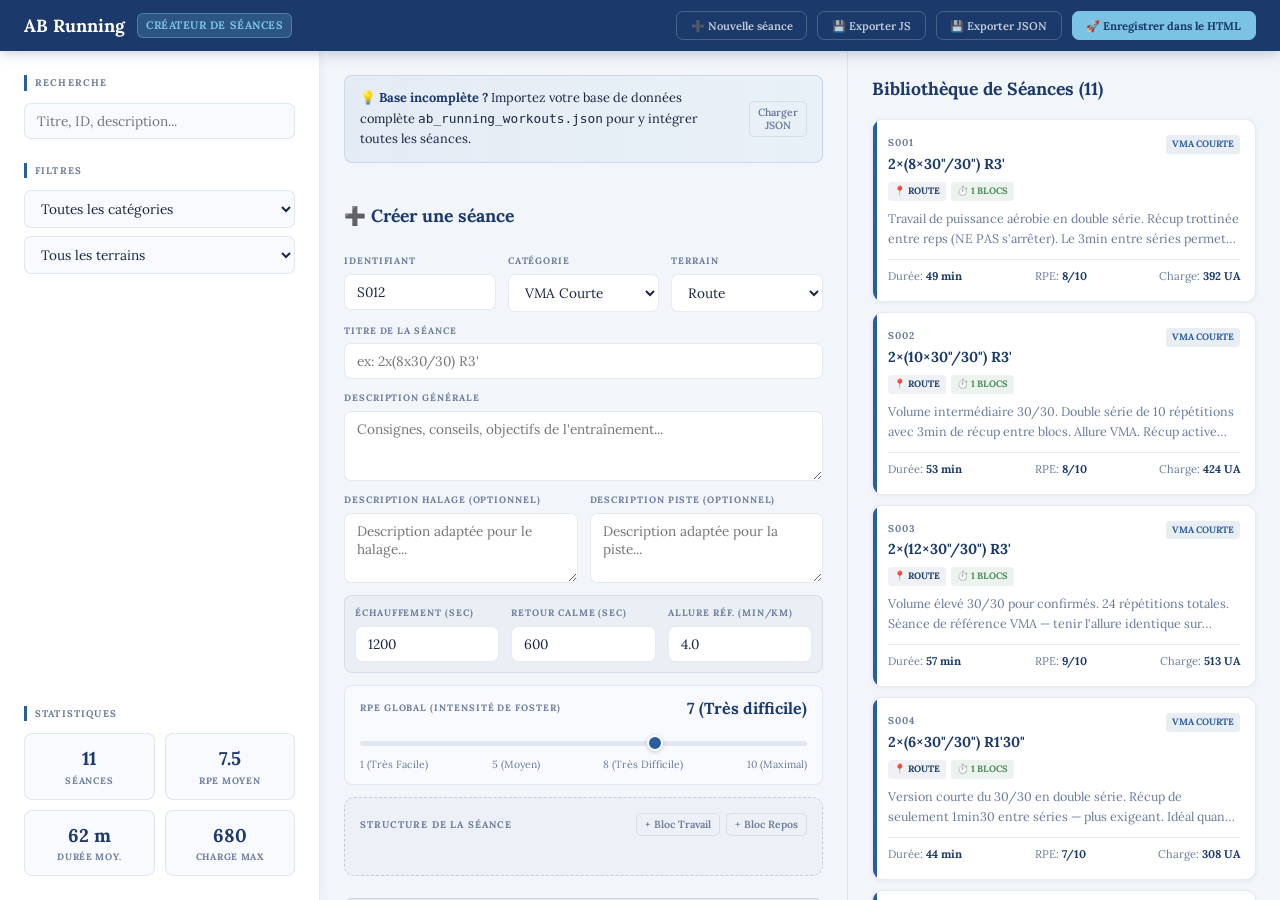
<file: createur-seances/index.html>
<!-- MAJ 31/05/26 -->
<!DOCTYPE html>
<html lang="fr">
<head>
  <meta charset="UTF-8">
  <meta name="viewport" content="width=device-width, initial-scale=1.0">
  <title>AB Running — Créateur de Séances Local</title>
  <link rel="preconnect" href="https://fonts.googleapis.com">
  <link rel="preconnect" href="https://fonts.gstatic.com" crossorigin>
  <link href="https://fonts.googleapis.com/css2?family=Lora:ital,wght@0,400;0,500;0,600;0,700;0,800;1,400&family=Inter:wght@400;500;600;700&display=swap" rel="stylesheet">
  <style>
    :root {
      --bg-dark: #F2F5FA;
      --bg-panel: #fff;
      --bg-card: #F8FAFF;
      --border-color: rgba(27, 58, 107, 0.1);
      --border-focus: #2A5DA0;
      --text-main: #1A2540;
      --text-muted: #6B7A9A;

      --navy: #1B3A6B;
      --primary: #2A5DA0;
      --primary-hover: #1B3A6B;
      --secondary: #7BC3E5;
      --secondary-hover: #4A7ECC;
      --accent: #4A8A5A;
      --accent-hover: #3a7048;
      --warning: #D4893A;
      --rest-color: #6B7A9A;
      --rest-bg: rgba(107, 122, 154, 0.08);
      --work-bg: rgba(42, 93, 160, 0.04);
      --gold: #B8860B;
      --rouge: #C04040;

      --transition: all 0.2s cubic-bezier(0.4, 0, 0.2, 1);
    }

    * {
      box-sizing: border-box;
      margin: 0;
      padding: 0;
    }

    body {
      background-color: var(--bg-dark);
      color: var(--text-main);
      font-family: 'Lora', serif;
      line-height: 1.6;
      padding: 0;
      min-height: 100vh;
      display: flex;
      flex-direction: column;
    }

    header {
      background-color: var(--navy);
      border-bottom: none;
      padding: 0.7rem 1.5rem;
      display: flex;
      align-items: center;
      justify-content: space-between;
      position: sticky;
      top: 0;
      z-index: 100;
      box-shadow: 0 2px 12px rgba(27, 58, 107, 0.25);
    }

    .header-logo-title {
      display: flex;
      align-items: center;
      gap: 12px;
    }

    .header-logo-title h1 {
      font-family: 'Lora', serif;
      font-size: 1.1rem;
      font-weight: 700;
      color: #fff;
    }

    .header-logo-title span {
      background: rgba(123, 195, 229, 0.2);
      color: var(--secondary);
      font-size: 0.68rem;
      font-weight: 700;
      padding: 3px 8px;
      border-radius: 6px;
      border: 1px solid rgba(123, 195, 229, 0.4);
      text-transform: uppercase;
      letter-spacing: 0.05em;
    }

    .header-actions {
      display: flex;
      gap: 10px;
      align-items: center;
    }

    .btn {
      display: inline-flex;
      align-items: center;
      justify-content: center;
      gap: 8px;
      font-family: 'Lora', serif;
      font-size: 0.7rem;
      font-weight: 600;
      padding: 0.4rem 0.85rem;
      border-radius: 7px;
      border: 1px solid var(--border-color);
      cursor: pointer;
      transition: var(--transition);
      text-decoration: none;
    }

    .btn-primary {
      background-color: var(--primary);
      color: white;
      border-color: var(--primary);
    }

    .btn-primary:hover {
      background-color: var(--primary-hover);
      border-color: var(--primary-hover);
      transform: translateY(-1px);
    }

    .btn-secondary {
      background: transparent;
      color: rgba(255,255,255,0.75);
      border: 1px solid rgba(255,255,255,0.2);
    }

    .btn-secondary:hover {
      background: rgba(255,255,255,0.1);
      color: #fff;
    }

    .btn-secondary-light {
      background: transparent;
      color: var(--text-muted);
      border: 1px solid var(--border-color);
    }

    .btn-secondary-light:hover {
      border-color: var(--primary);
      color: var(--navy);
    }

    .btn-accent {
      background-color: var(--accent);
      color: white;
      border-color: var(--accent);
    }

    .btn-accent:hover {
      background-color: var(--accent-hover);
      border-color: var(--accent-hover);
    }

    .btn-danger {
      background-color: rgba(192, 64, 64, 0.1);
      color: var(--rouge);
      border: 1px solid rgba(192, 64, 64, 0.2);
    }

    .btn-danger:hover {
      background-color: rgba(192, 64, 64, 0.2);
    }

    .btn-sm {
      padding: 4px 8px;
      font-size: 0.65rem;
      border-radius: 5px;
    }

    .app-layout {
      display: grid;
      grid-template-columns: 320px 1fr;
      flex-grow: 1;
      height: calc(100vh - 65px);
      overflow: hidden;
    }

    .sidebar {
      background-color: var(--bg-panel);
      border-right: 1px solid var(--border-color);
      padding: 1.5rem;
      display: flex;
      flex-direction: column;
      gap: 1.5rem;
      overflow-y: auto;
      box-shadow: 2px 0 8px rgba(27,58,107,0.04);
    }

    .sidebar-section h3 {
      font-family: 'Lora', serif;
      font-size: 0.6rem;
      font-weight: 700;
      text-transform: uppercase;
      letter-spacing: 0.12em;
      color: var(--text-muted);
      margin-bottom: 0.75rem;
      border-left: 3px solid var(--primary);
      padding-left: 8px;
    }

    .search-input {
      width: 100%;
      background-color: var(--bg-card);
      border: 1px solid var(--border-color);
      color: var(--text-main);
      padding: 0.5rem 0.75rem;
      border-radius: 7px;
      font-family: 'Lora', serif;
      font-size: 0.85rem;
      transition: var(--transition);
    }

    .search-input:focus {
      outline: none;
      border-color: var(--primary);
      box-shadow: 0 0 0 2px rgba(42, 93, 160, 0.15);
    }

    .filter-select {
      width: 100%;
      background-color: var(--bg-card);
      border: 1px solid var(--border-color);
      color: var(--text-main);
      padding: 0.5rem 0.75rem;
      border-radius: 7px;
      font-family: 'Lora', serif;
      font-size: 0.85rem;
      cursor: pointer;
      margin-bottom: 8px;
    }

    .filter-select:focus {
      outline: none;
      border-color: var(--primary);
      box-shadow: 0 0 0 2px rgba(42, 93, 160, 0.15);
    }

    .stats-grid {
      display: grid;
      grid-template-columns: 1fr 1fr;
      gap: 10px;
    }

    .stat-card {
      background-color: var(--bg-card);
      border: 1px solid var(--border-color);
      border-radius: 8px;
      padding: 10px;
      text-align: center;
    }

    .stat-card .value {
      font-family: 'Lora', serif;
      font-size: 1.15rem;
      font-weight: 800;
      color: var(--navy);
    }

    .stat-card .label {
      font-size: 0.58rem;
      font-weight: 700;
      color: var(--text-muted);
      text-transform: uppercase;
      letter-spacing: 0.08em;
    }

    .main-workspace {
      display: grid;
      grid-template-columns: 1.1fr 0.9fr;
      overflow: hidden;
    }

    .editor-pane {
      padding: 1.5rem;
      overflow-y: auto;
      border-right: 1px solid var(--border-color);
      display: flex;
      flex-direction: column;
      gap: 1.5rem;
    }

    .list-pane {
      padding: 1.5rem;
      overflow-y: auto;
      background-color: var(--bg-dark);
      display: flex;
      flex-direction: column;
      gap: 1rem;
    }

    .section-title {
      font-family: 'Lora', serif;
      font-size: 1.1rem;
      font-weight: 800;
      color: var(--navy);
      display: flex;
      align-items: center;
      justify-content: space-between;
    }

    .form-group {
      display: flex;
      flex-direction: column;
      gap: 5px;
    }

    .form-group label {
      font-size: 0.58rem;
      font-weight: 700;
      color: var(--text-muted);
      text-transform: uppercase;
      letter-spacing: 0.1em;
    }

    .form-row-2 {
      display: grid;
      grid-template-columns: 1fr 1fr;
      gap: 12px;
    }

    .form-row-3 {
      display: grid;
      grid-template-columns: 1fr 1fr 1fr;
      gap: 12px;
    }

    .input-control {
      background-color: #fff;
      border: 1px solid var(--border-color);
      color: var(--text-main);
      padding: 0.5rem 0.75rem;
      border-radius: 7px;
      font-family: 'Lora', serif;
      font-size: 0.85rem;
      transition: var(--transition);
      width: 100%;
    }

    .input-control:focus {
      outline: none;
      border-color: var(--primary);
      box-shadow: 0 0 0 2px rgba(42, 93, 160, 0.15);
    }

    textarea.input-control {
      resize: vertical;
      min-height: 70px;
    }

    .rpe-slider-container {
      background-color: var(--bg-card);
      border: 1px solid var(--border-color);
      border-radius: 8px;
      padding: 10px 15px;
    }

    .rpe-header {
      display: flex;
      justify-content: space-between;
      align-items: center;
      margin-bottom: 6px;
    }

    .rpe-display-val {
      font-family: 'Lora', serif;
      font-weight: 800;
      color: var(--navy);
      font-size: 1rem;
    }

    .rpe-slider {
      -webkit-appearance: none;
      width: 100%;
      height: 5px;
      border-radius: 3px;
      background: var(--border-color);
      outline: none;
    }

    .rpe-slider::-webkit-slider-thumb {
      -webkit-appearance: none;
      appearance: none;
      width: 16px;
      height: 16px;
      border-radius: 50%;
      background: var(--primary);
      cursor: pointer;
      transition: var(--transition);
      border: 2px solid #fff;
      box-shadow: 0 1px 4px rgba(27,58,107,0.25);
    }

    .rpe-slider::-webkit-slider-thumb:hover {
      transform: scale(1.2);
    }

    .series-builder {
      border: 1px dashed rgba(27, 58, 107, 0.2);
      border-radius: 10px;
      padding: 15px;
      background-color: rgba(27, 58, 107, 0.02);
    }

    .series-builder-header {
      display: flex;
      justify-content: space-between;
      align-items: center;
      margin-bottom: 12px;
    }

    .series-list {
      display: flex;
      flex-direction: column;
      gap: 12px;
      margin-bottom: 12px;
    }

    .serie-item {
      background-color: #fff;
      border: 1px solid var(--border-color);
      border-radius: 8px;
      padding: 12px;
      position: relative;
      animation: fadeIn 0.2s ease-out;
      box-shadow: 0 1px 4px rgba(27,58,107,0.06);
    }

    .serie-item-work {
      border-left: 4px solid var(--primary);
      background-color: var(--work-bg);
    }

    .serie-item-rest {
      border-left: 4px solid var(--rest-color);
      background-color: var(--rest-bg);
    }

    .serie-row-hdr {
      display: flex;
      align-items: center;
      justify-content: space-between;
      margin-bottom: 10px;
      font-size: 0.8rem;
      font-weight: 700;
    }

    .serie-grid-params {
      display: grid;
      grid-template-columns: repeat(3, 1fr);
      gap: 8px;
      margin-bottom: 10px;
    }

    .step-list {
      display: flex;
      flex-direction: column;
      gap: 6px;
      background: rgba(27, 58, 107, 0.04);
      padding: 8px;
      border-radius: 6px;
      margin-bottom: 8px;
    }

    .step-row {
      display: grid;
      grid-template-columns: 45px 1.5fr 1fr 1.2fr 28px;
      gap: 6px;
      align-items: center;
    }

    .btn-remove-item {
      color: #ef4444;
      background: none;
      border: none;
      cursor: pointer;
      font-weight: bold;
      font-size: 1.1rem;
      display: inline-flex;
      align-items: center;
      justify-content: center;
      height: 28px;
      width: 28px;
      border-radius: 4px;
      transition: var(--transition);
    }

    .btn-remove-item:hover {
      background-color: rgba(239, 68, 68, 0.15);
    }

    .workout-calc-results {
      display: flex;
      justify-content: space-around;
      background-color: rgba(27, 58, 107, 0.05);
      border: 1px solid rgba(27, 58, 107, 0.12);
      border-radius: 8px;
      padding: 12px;
      margin-top: 10px;
    }

    .calc-stat {
      text-align: center;
    }

    .calc-stat .val {
      display: block;
      font-family: 'Lora', serif;
      font-size: 1.25rem;
      font-weight: 800;
      color: var(--navy);
    }

    .calc-stat .lbl {
      font-size: 0.58rem;
      color: var(--text-muted);
      text-transform: uppercase;
      font-weight: 700;
      letter-spacing: 0.08em;
    }

    /* Cards in list */
    .card-list-container {
      display: flex;
      flex-direction: column;
      gap: 10px;
    }

    .workout-card {
      background-color: var(--bg-panel);
      border: 1px solid var(--border-color);
      border-radius: 10px;
      padding: 15px;
      cursor: pointer;
      transition: var(--transition);
      position: relative;
      overflow: hidden;
      box-shadow: 0 1px 4px rgba(27,58,107,0.06);
    }

    .workout-card:hover {
      transform: translateY(-2px);
      border-color: rgba(27, 58, 107, 0.2);
      box-shadow: 0 6px 16px rgba(27,58,107,0.12);
    }

    .workout-card.editing {
      border-color: var(--primary);
      box-shadow: 0 0 0 2px rgba(42, 93, 160, 0.2);
    }

    .workout-card::before {
      content: '';
      position: absolute;
      top: 0;
      left: 0;
      width: 4px;
      height: 100%;
      background-color: var(--primary);
    }

    .workout-card.terrain-piste::before { background-color: var(--secondary); }
    .workout-card.terrain-trail::before { background-color: var(--accent); }

    .card-header {
      display: flex;
      justify-content: space-between;
      align-items: flex-start;
      margin-bottom: 6px;
    }

    .card-id-title {
      display: flex;
      flex-direction: column;
      gap: 2px;
      max-width: 80%;
    }

    .card-id {
      font-family: 'Lora', serif;
      font-size: 0.62rem;
      font-weight: 800;
      color: var(--text-muted);
      letter-spacing: 0.1em;
      text-transform: uppercase;
    }

    .card-title {
      font-family: 'Lora', serif;
      font-size: 0.9rem;
      font-weight: 700;
      color: var(--navy);
      white-space: nowrap;
      overflow: hidden;
      text-overflow: ellipsis;
    }

    .card-tags {
      display: flex;
      gap: 5px;
      flex-wrap: wrap;
      margin-bottom: 8px;
    }

    .tag {
      display: inline-block;
      font-size: 0.58rem;
      font-weight: 700;
      padding: 2px 6px;
      border-radius: 3px;
      text-transform: uppercase;
      white-space: nowrap;
    }

    .tag-category {
      background: rgba(42, 93, 160, 0.1);
      color: var(--primary);
    }
    .tag-terrain {
      background: rgba(27, 58, 107, 0.07);
      color: var(--navy);
    }

    .card-desc {
      font-size: 0.78rem;
      color: var(--text-muted);
      margin-bottom: 10px;
      display: -webkit-box;
      -webkit-line-clamp: 2;
      -webkit-box-orient: vertical;
      overflow: hidden;
      text-overflow: ellipsis;
    }

    .card-stats {
      display: flex;
      justify-content: space-between;
      font-size: 0.7rem;
      border-top: 1px solid var(--border-color);
      padding-top: 8px;
      color: var(--text-muted);
    }

    .card-stats span strong {
      color: var(--navy);
    }

    .card-actions {
      position: absolute;
      bottom: 12px;
      right: 15px;
      display: none;
      gap: 6px;
    }

    .workout-card:hover .card-actions {
      display: flex;
    }

    /* File Import Alert Banner */
    .import-banner {
      background: linear-gradient(90deg, rgba(42, 93, 160, 0.06) 0%, rgba(123, 195, 229, 0.08) 100%);
      border: 1px solid rgba(42, 93, 160, 0.15);
      border-radius: 8px;
      padding: 12px 15px;
      margin-bottom: 15px;
      display: flex;
      align-items: center;
      justify-content: space-between;
      gap: 15px;
    }

    .import-banner-text {
      font-size: 0.8rem;
    }

    .import-banner-text strong {
      color: var(--navy);
    }

    .import-input-hidden {
      display: none;
    }

    /* Scrollbars */
    ::-webkit-scrollbar {
      width: 6px;
      height: 6px;
    }

    ::-webkit-scrollbar-track {
      background: transparent;
    }

    ::-webkit-scrollbar-thumb {
      background: rgba(27, 58, 107, 0.15);
      border-radius: 3px;
    }

    ::-webkit-scrollbar-thumb:hover {
      background: rgba(27, 58, 107, 0.3);
    }

    @keyframes fadeIn {
      from { opacity: 0; transform: translateY(4px); }
      to { opacity: 1; transform: translateY(0); }
    }

    /* Toast notification */
    .toast {
      position: fixed;
      bottom: 20px;
      left: 50%;
      transform: translateX(-50%) translateY(100px);
      background-color: var(--navy);
      color: white;
      padding: 10px 20px;
      border-radius: 8px;
      font-family: 'Lora', serif;
      font-weight: 600;
      font-size: 0.85rem;
      z-index: 1000;
      box-shadow: 0 8px 20px rgba(27, 58, 107, 0.35);
      transition: transform 0.3s cubic-bezier(0.175, 0.885, 0.32, 1.275);
    }

    .toast.show {
      transform: translateX(-50%) translateY(0);
    }
  </style>
</head>
<body>

  <header>
    <div class="header-logo-title">
      <h1>AB Running</h1>
      <span>Créateur de Séances</span>
    </div>
    <div class="header-actions">
      <button class="btn btn-secondary" onclick="resetForm(); checkNextFreeId();">➕ Nouvelle séance</button>
      <button class="btn btn-secondary" onclick="exportDataJS()" title="Exporter en format _seancesData_new.js pour remplacer le fichier local">💾 Exporter JS</button>
      <button class="btn btn-secondary" onclick="exportDataJSON()" title="Exporter en format JSON brut pour ab_running_workouts.json">💾 Exporter JSON</button>
      <button class="btn btn-primary" onclick="saveToFileHTML()" title="Enregistre la base de données directement dans ce fichier HTML d'origine" style="background:#7BC3E5; border-color:#7BC3E5; color:#1B3A6B; font-weight:700;">🚀 Enregistrer dans le HTML</button>
    </div>
  </header>

  <div class="app-layout">
    <aside class="sidebar">
      <div class="sidebar-section">
        <h3>Recherche</h3>
        <input type="text" id="searchInput" class="search-input" placeholder="Titre, ID, description..." oninput="filterWorkouts()">
      </div>

      <div class="sidebar-section">
        <h3>Filtres</h3>
        <select id="filterCategory" class="filter-select" onchange="filterWorkouts()">
          <option value="">Toutes les catégories</option>
          <option>VMA Courte</option>
          <option>VMA Longue</option>
          <option>Seuil</option>
          <option>Allure Marathon</option>
          <option>Allure Spécifique</option>
          <option>Côtes</option>
          <option>Puissance Montée</option>
          <option>Technique Descente</option>
          <option>Spécificité Trail</option>
          <option>Volume Endurance</option>
          <option>Sortie Longue</option>
          <option>Récupération</option>
          <option>Mixte</option>
          <option>Activation</option>
        </select>

        <select id="filterTerrain" class="filter-select" onchange="filterWorkouts()">
          <option value="">Tous les terrains</option>
          <option value="Route">Route</option>
          <option value="Piste">Piste</option>
          <option value="Trail">Trail</option>
        </select>
      </div>

      <div class="sidebar-section" style="margin-top: auto;">
        <h3>Statistiques</h3>
        <div class="stats-grid">
          <div class="stat-card">
            <div class="value" id="statCount">0</div>
            <div class="label">Séances</div>
          </div>
          <div class="stat-card">
            <div class="value" id="statAvgRPE">0</div>
            <div class="label">RPE Moyen</div>
          </div>
          <div class="stat-card">
            <div class="value" id="statAvgDur">0 min</div>
            <div class="label">Durée Moy.</div>
          </div>
          <div class="stat-card">
            <div class="value" id="statMaxUA">0</div>
            <div class="label">Charge Max</div>
          </div>
        </div>
      </div>
    </aside>

    <main class="main-workspace">
      <!-- Section Formulaire -->
      <section class="editor-pane">
        <!-- Import Banner -->
        <div class="import-banner" id="importBanner">
          <div class="import-banner-text">
            <strong>💡 Base incomplète ?</strong> Importez votre base de données complète <code>ab_running_workouts.json</code> pour y intégrer toutes les séances.
          </div>
          <button class="btn btn-secondary-light btn-sm" onclick="triggerFileInput()">Charger JSON</button>
          <input type="file" id="fileInput" class="import-input-hidden" accept=".json" onchange="importDataFromFile(event)">
        </div>

        <div class="section-title">
          <span id="editorTitle">➕ Créer une séance</span>
          <button class="btn btn-secondary-light btn-sm" id="btnCancelEdit" style="display:none;" onclick="resetForm()">Annuler</button>
        </div>

        <form id="workoutForm" onsubmit="event.preventDefault(); submitWorkout();" style="display:flex; flex-direction:column; gap:12px;">
          <div class="form-row-3">
            <div class="form-group">
              <label for="workoutId">Identifiant</label>
              <input type="text" id="workoutId" class="input-control" placeholder="ex: S208" required>
            </div>
            <div class="form-group">
              <label for="workoutCategory">Catégorie</label>
              <select id="workoutCategory" class="input-control">
                <option>VMA Courte</option>
                <option>VMA Longue</option>
                <option>Seuil</option>
                <option>Allure Marathon</option>
                <option>Allure Spécifique</option>
                <option>Côtes</option>
                <option>Puissance Montée</option>
                <option>Technique Descente</option>
                <option>Spécificité Trail</option>
                <option>Volume Endurance</option>
                <option>Sortie Longue</option>
                <option>Récupération</option>
                <option>Mixte</option>
                <option>Activation</option>
              </select>
            </div>
            <div class="form-group">
              <label for="workoutTerrain">Terrain</label>
              <select id="workoutTerrain" class="input-control">
                <option value="Route">Route</option>
                <option value="Piste">Piste</option>
                <option value="Trail">Trail</option>
              </select>
            </div>
          </div>

          <div class="form-group">
            <label for="workoutTitle">Titre de la séance</label>
            <input type="text" id="workoutTitle" class="input-control" placeholder="ex: 2x(8x30/30) R3'" required>
          </div>

          <div class="form-group">
            <label for="workoutDescription">Description générale</label>
            <textarea id="workoutDescription" class="input-control" placeholder="Consignes, conseils, objectifs de l'entraînement..."></textarea>
          </div>

          <div class="form-row-2">
            <div class="form-group">
              <label for="workoutHalage">Description Halage (optionnel)</label>
              <textarea id="workoutHalage" class="input-control" placeholder="Description adaptée pour le halage..."></textarea>
            </div>
            <div class="form-group">
              <label for="workoutPiste">Description Piste (optionnel)</label>
              <textarea id="workoutPiste" class="input-control" placeholder="Description adaptée pour la piste..."></textarea>
            </div>
          </div>

          <div class="form-row-3" style="background: rgba(27, 58, 107, 0.03); padding: 10px; border-radius: 8px; border: 1px solid var(--border-color);">
            <div class="form-group">
              <label for="workoutWarmup">Échauffement (sec)</label>
              <input type="number" id="workoutWarmup" class="input-control" value="1200" min="0" oninput="calculateWorkoutStats()">
            </div>
            <div class="form-group">
              <label for="workoutCooldown">Retour calme (sec)</label>
              <input type="number" id="workoutCooldown" class="input-control" value="600" min="0" oninput="calculateWorkoutStats()">
            </div>
            <div class="form-group">
              <label for="workoutPace" title="Allure de référence en min/km pour estimer les distances (ex: 4:00/km)">Allure Réf. (min/km)</label>
              <input type="number" id="workoutPace" class="input-control" value="4.0" step="0.1" min="2" oninput="calculateWorkoutStats()">
            </div>
          </div>

          <div class="form-group">
            <div class="rpe-slider-container">
              <div class="rpe-header">
                <label>RPE Global (Intensité de Foster)</label>
                <span id="rpeDisplayVal" class="rpe-display-val">7</span>
              </div>
              <input type="range" id="workoutRPE" class="rpe-slider" min="1" max="10" value="7" oninput="updateRpeLabel(this.value)">
              <div style="display:flex; justify-content:space-between; font-size:0.65rem; color:var(--text-muted); margin-top:4px;">
                <span>1 (Très Facile)</span>
                <span>5 (Moyen)</span>
                <span>8 (Très Difficile)</span>
                <span>10 (Maximal)</span>
              </div>
            </div>
          </div>

          <!-- Section Série Builder -->
          <div class="series-builder">
            <div class="series-builder-header">
              <span style="font-size:0.6rem; font-weight:700; text-transform:uppercase; letter-spacing:0.1em; color:var(--text-muted);">Structure de la séance</span>
              <div style="display:flex; gap:6px;">
                <button type="button" class="btn btn-secondary-light btn-sm" onclick="addWorkBlock()">+ Bloc Travail</button>
                <button type="button" class="btn btn-secondary-light btn-sm" onclick="addRestBlock()">+ Bloc Repos</button>
              </div>
            </div>
            <div class="series-list" id="seriesList">
              <!-- Dynamically populated -->
            </div>
          </div>

          <!-- Résultats de calcul en direct -->
          <div class="workout-calc-results">
            <div class="calc-stat">
              <span class="val" id="calcDuration">30</span>
              <span class="lbl">Durée (min)</span>
            </div>
            <div class="calc-stat">
              <span class="val" id="calcDistance">5.00</span>
              <span class="lbl">Distance Est. (km)</span>
            </div>
            <div class="calc-stat">
              <span class="val" id="calcUA">210</span>
              <span class="lbl">Charge (UA)</span>
            </div>
          </div>

          <button type="submit" class="btn btn-primary" id="btnSubmitForm" style="width:100%; padding:0.8rem; margin-top:5px;">Enregistrer la séance</button>
        </form>
      </section>

      <!-- Section Liste -->
      <section class="list-pane">
        <div class="section-title">
          <span>Bibliothèque de Séances (<span id="filteredCount">0</span>)</span>
        </div>
        
        <div class="card-list-container" id="workoutListContainer">
          <!-- Dynamically populated -->
        </div>
      </section>
    </main>
  </div>

  <div class="toast" id="toast">Notification</div>

  <!-- Conteneur de données initiales -->
  <script id="seances-database" type="application/json">
[
  {
    "id_original": "S001",
    "title": "2×(8×30\"/30\") R3'",
    "category": "VMA Courte",
    "terrain": "Route",
    "description": "Travail de puissance aérobie en double série. Récup trottinée entre reps (NE PAS s'arrêter). Le 3min entre séries permet de maintenir la qualité sur la 2e série. Allure VMA.",
    "warmupSec": 1200,
    "cooldownSec": 600,
    "rpe_foster": 8,
    "totalDuration": 49,
    "totalUA": 392,
    "series": [
      {
        "type": "work",
        "serieReps": 2,
        "interSerieRest": 180,
        "innerReps": 8,
        "steps": [
          {
            "stepReps": 1,
            "value": 30,
            "unit": "s",
            "rest": 30
          }
        ]
      }
    ]
  },
  {
    "id_original": "S002",
    "title": "2×(10×30\"/30\") R3'",
    "category": "VMA Courte",
    "terrain": "Route",
    "description": "Volume intermédiaire 30/30. Double série de 10 répétitions avec 3min de récup entre blocs. Allure VMA. Récup active obligatoire.",
    "warmupSec": 1200,
    "cooldownSec": 600,
    "rpe_foster": 8,
    "totalDuration": 53,
    "totalUA": 424,
    "series": [
      {
        "type": "work",
        "serieReps": 2,
        "interSerieRest": 180,
        "innerReps": 10,
        "steps": [
          {
            "stepReps": 1,
            "value": 30,
            "unit": "s",
            "rest": 30
          }
        ]
      }
    ]
  },
  {
    "id_original": "S003",
    "title": "2×(12×30\"/30\") R3'",
    "category": "VMA Courte",
    "terrain": "Route",
    "description": "Volume élevé 30/30 pour confirmés. 24 répétitions totales. Séance de référence VMA — tenir l'allure identique sur toutes les reps. Allure VMA proche.",
    "warmupSec": 1200,
    "cooldownSec": 600,
    "rpe_foster": 9,
    "totalDuration": 57,
    "totalUA": 513,
    "series": [
      {
        "type": "work",
        "serieReps": 2,
        "interSerieRest": 180,
        "innerReps": 12,
        "steps": [
          {
            "stepReps": 1,
            "value": 30,
            "unit": "s",
            "rest": 30
          }
        ]
      }
    ]
  },
  {
    "id_original": "S004",
    "title": "2×(6×30\"/30\") R1'30\"",
    "category": "VMA Courte",
    "terrain": "Route",
    "description": "Version courte du 30/30 en double série. Récup de seulement 1min30 entre séries — plus exigeant. Idéal quand le temps est limité. Allure Z4-VMA.",
    "warmupSec": 1200,
    "cooldownSec": 600,
    "rpe_foster": 7,
    "totalDuration": 44,
    "totalUA": 308,
    "series": [
      {
        "type": "work",
        "serieReps": 2,
        "interSerieRest": 90,
        "innerReps": 6,
        "steps": [
          {
            "stepReps": 1,
            "value": 30,
            "unit": "s",
            "rest": 30
          }
        ]
      }
    ]
  },
  {
    "id_original": "S005",
    "title": "10×30\"/30\" (simple)",
    "category": "VMA Courte",
    "terrain": "Route",
    "description": "Séance de référence VMA classique. Récup trottinée obligatoire — ne jamais s'arrêter. Allure VMA -10% à VMA. Séance neuromusculaire.",
    "warmupSec": 1200,
    "cooldownSec": 600,
    "rpe_foster": 8,
    "totalDuration": 40,
    "totalUA": 320,
    "series": [
      {
        "type": "work",
        "serieReps": 1,
        "interSerieRest": 0,
        "innerReps": 10,
        "steps": [
          {
            "stepReps": 1,
            "value": 30,
            "unit": "s",
            "rest": 30
          }
        ]
      }
    ]
  },
  {
    "id_original": "S006",
    "title": "15×30\"/30\" (simple)",
    "category": "VMA Courte",
    "terrain": "Route",
    "description": "Volume max en 30/30 pour confirmés. 15 répétitions continues avec récup trottinée. Allure VMA. Séance longue et exigeante.",
    "warmupSec": 1200,
    "cooldownSec": 600,
    "rpe_foster": 9,
    "totalDuration": 45,
    "totalUA": 405,
    "series": [
      {
        "type": "work",
        "serieReps": 1,
        "interSerieRest": 0,
        "innerReps": 15,
        "steps": [
          {
            "stepReps": 1,
            "value": 30,
            "unit": "s",
            "rest": 30
          }
        ]
      }
    ]
  },
  {
    "id_original": "S007",
    "title": "Pyramide Côtes 1'-2'-3'-4'-3'-2'-1'",
    "category": "Puissance Montée",
    "terrain": "Trail",
    "description": "7 montées en pyramide sur pente 12-20%. Effort maximal soutenu en montée, récup = descente trottinée ou marchée de durée identique. La montée vers 4' puis la redescente de la pyramide cumule puissance et résistance neuromusculaire. Garder le même niveau d'effort (non la même vitesse) sur chaque montée. Pente idéale : régulière, sol stable.",
    "halage": "",
    "piste": "",
    "warmupSec": 1200,
    "cooldownSec": 600,
    "rpe_foster": 8,
    "totalDuration": 62,
    "totalUA": 496,
    "series": [
      {
        "type": "work",
        "serieReps": 1,
        "interSerieRest": 0,
        "innerReps": 1,
        "steps": [
          { "stepReps": 1, "value": 1, "unit": "min", "rest": 60 },
          { "stepReps": 1, "value": 2, "unit": "min", "rest": 120 },
          { "stepReps": 1, "value": 3, "unit": "min", "rest": 180 },
          { "stepReps": 1, "value": 4, "unit": "min", "rest": 240 },
          { "stepReps": 1, "value": 3, "unit": "min", "rest": 180 },
          { "stepReps": 1, "value": 2, "unit": "min", "rest": 120 },
          { "stepReps": 1, "value": 1, "unit": "min", "rest": 60 }
        ]
      }
    ]
  },
  {
    "id_original": "S008",
    "title": "5×4' Côte VMA-Montée R3' Active",
    "category": "VMA Longue",
    "terrain": "Trail",
    "description": "5 répétitions de 4 minutes sur montée régulière (pente 8-15%). Effort à 90-95% FCmax, sensation de VO2max. Récup : descente trottinée 3min pour revenir au départ. La montée augmente le coût métabolique sans choc articulaire — séance très rentable pour progresser en trail et en VMA. Rester droit, cadence élevée, bras actifs.",
    "halage": "",
    "piste": "",
    "warmupSec": 900,
    "cooldownSec": 600,
    "rpe_foster": 8,
    "totalDuration": 60,
    "totalUA": 480,
    "series": [
      {
        "type": "work",
        "serieReps": 1,
        "interSerieRest": 0,
        "innerReps": 5,
        "steps": [
          { "stepReps": 1, "value": 4, "unit": "min", "rest": 180 }
        ]
      }
    ]
  },
  {
    "id_original": "S009",
    "title": "8×3' Descente Technique R2' Remontée",
    "category": "Technique Descente",
    "terrain": "Trail",
    "description": "8 descentes techniques de 3 minutes sur terrain accidenté (pierres, racines, virages). Remontée active 2min. Travailler : vision loin (anticiper le sol), pose légère avant du pied, bras écartés pour l'équilibre, genou fléchi à l'impact. Augmenter la vitesse uniquement quand la technique est fluide. RPE effort = modéré, RPE concentration = maximal.",
    "halage": "",
    "piste": "",
    "warmupSec": 1200,
    "cooldownSec": 600,
    "rpe_foster": 6,
    "totalDuration": 70,
    "totalUA": 420,
    "series": [
      {
        "type": "work",
        "serieReps": 1,
        "interSerieRest": 0,
        "innerReps": 8,
        "steps": [
          { "stepReps": 1, "value": 3, "unit": "min", "rest": 120 }
        ]
      }
    ]
  },
  {
    "id_original": "S010",
    "title": "3×(5'+3'+2') Blocs Intégraux Trail R4'",
    "category": "Spécificité Trail",
    "terrain": "Trail",
    "description": "3 blocs complets reproduisant une séquence course trail. Chaque bloc : 5min montée franche (allure marathon trail, RPE 7-8), enchaîné sans pause sur 3min plat rapide (allure seuil, RPE 8), puis 2min descente technique relâchée. Récup 4min footing entre blocs. Développe la gestion des transitions terrain et la capacité à courir vite après la montée.",
    "halage": "",
    "piste": "",
    "warmupSec": 1200,
    "cooldownSec": 600,
    "rpe_foster": 7,
    "totalDuration": 68,
    "totalUA": 476,
    "series": [
      {
        "type": "work",
        "serieReps": 3,
        "interSerieRest": 240,
        "innerReps": 1,
        "steps": [
          { "stepReps": 1, "value": 5, "unit": "min", "rest": 0 },
          { "stepReps": 1, "value": 3, "unit": "min", "rest": 0 },
          { "stepReps": 1, "value": 2, "unit": "min", "rest": 0 }
        ]
      }
    ]
  },
  {
    "id_original": "S011",
    "title": "Sortie Longue Montagne 2h30 + 4×10' Puissance",
    "category": "Sortie Longue",
    "terrain": "Trail",
    "description": "Sortie montagne de ~2h30 avec 4 blocs puissance insérés au cœur. Base en endurance fondamentale (Z2, RPE 4-5). Entre 1h et 2h : 4 blocs de 10min à allure marathon trail (RPE 6-7), récup 2min footing entre blocs. Les 45min d'aller et retour en EA pure. Objectif : progresser sur le D+ total semaine après semaine. Manger et boire toutes les 30-40min.",
    "halage": "",
    "piste": "",
    "warmupSec": 2700,
    "cooldownSec": 2700,
    "rpe_foster": 5,
    "totalDuration": 136,
    "totalUA": 680,
    "series": [
      {
        "type": "work",
        "serieReps": 4,
        "interSerieRest": 120,
        "innerReps": 1,
        "steps": [
          { "stepReps": 1, "value": 10, "unit": "min", "rest": 0 }
        ]
      }
    ]
  }
]
  </script>

  <script>
    // Variables de base
    let workoutsList = [];
    let currentEditingId = null;

    // RPE labels translation
    const rpeTexts = {
      1: "Très facile",
      2: "Facile",
      3: "Modéré",
      4: "Un peu dur",
      5: "Difficile",
      6: "Assez difficile",
      7: "Très difficile",
      8: "Très très difficile",
      9: "Épuisant",
      10: "Maximal / Échec"
    };

    function showToast(message) {
      const toast = document.getElementById('toast');
      toast.innerText = message;
      toast.classList.add('show');
      setTimeout(() => {
        toast.classList.remove('show');
      }, 3000);
    }

    function updateRpeLabel(val) {
      document.getElementById('rpeDisplayVal').innerText = val + " (" + rpeTexts[val] + ")";
      calculateWorkoutStats();
    }

    function triggerFileInput() {
      document.getElementById('fileInput').click();
    }

    function importDataFromFile(event) {
      const file = event.target.files[0];
      if (!file) return;
      
      const reader = new FileReader();
      reader.onload = function(e) {
        try {
          const parsed = JSON.parse(e.target.result);
          if (!Array.isArray(parsed)) {
            alert("Erreur: Le fichier JSON doit contenir un tableau de séances.");
            return;
          }
          
          // Validate structure roughly
          if (parsed.length > 0 && !parsed[0].id_original && !parsed[0].title) {
            alert("Erreur: Le format du JSON ne semble pas correspondre à ab_running_workouts.json");
            return;
          }

          workoutsList = parsed;
          localStorage.setItem('ab_running_workouts_data', JSON.stringify(workoutsList));
          
          sortWorkouts();
          renderWorkoutsList();
          resetForm();
          
          // Hide import banner once loaded
          document.getElementById('importBanner').style.display = 'none';
          showToast(`Importation réussie : ${workoutsList.length} séances chargées !`);
        } catch(err) {
          alert("Erreur lors de la lecture du JSON : " + err.message);
        }
      };
      reader.readAsText(file);
    }

    // Charger les séances
    window.onload = function() {
      // Tenter de charger depuis localStorage en priorité
      const localData = localStorage.getItem('ab_running_workouts_data');
      const embeddedData = document.getElementById('seances-database').textContent;
      
      let parsedEmbedded = [];
      try {
        parsedEmbedded = JSON.parse(embeddedData.trim() || "[]");
      } catch(e) {
        console.error("Erreur lors de la lecture du JSON embarqué", e);
      }

      if (localData) {
        try {
          workoutsList = JSON.parse(localData);
          if (workoutsList.length > 6) {
            document.getElementById('importBanner').style.display = 'none';
          }
        } catch(e) {
          workoutsList = parsedEmbedded;
        }
      } else {
        workoutsList = parsedEmbedded;
      }
      
      // Trier par ID
      sortWorkouts();
      
      // Remplir la liste
      renderWorkoutsList();
      checkNextFreeId();
      resetForm();
    };

    function sortWorkouts() {
      workoutsList.sort((a, b) => {
        return (a.id_original || "").localeCompare(b.id_original || "", undefined, {numeric: true, sensitivity: 'base'});
      });
    }

    function checkNextFreeId() {
      if (currentEditingId !== null) return;
      let maxNum = 0;
      workoutsList.forEach(w => {
        const id = w.id_original || "";
        const num = parseInt(id.replace(/\D/g, ''));
        if (!isNaN(num) && num > maxNum) {
          maxNum = num;
        }
      });
      const nextId = "S" + String(maxNum + 1).padStart(3, '0');
      document.getElementById('workoutId').value = nextId;
    }

    function renderWorkoutsList() {
      const container = document.getElementById('workoutListContainer');
      container.innerHTML = '';
      
      const search = document.getElementById('searchInput').value.toLowerCase();
      const catFilter = document.getElementById('filterCategory').value;
      const terrainFilter = document.getElementById('filterTerrain').value;
      
      let filtered = workoutsList.filter(w => {
        const id = (w.id_original || '').toLowerCase();
        const title = (w.title || '').toLowerCase();
        const desc = (w.description || '').toLowerCase();
        
        const matchesSearch = id.includes(search) || title.includes(search) || desc.includes(search);
        const matchesCategory = !catFilter || w.category === catFilter;
        const matchesTerrain = !terrainFilter || w.terrain === terrainFilter;
        
        return matchesSearch && matchesCategory && matchesTerrain;
      });

      document.getElementById('filteredCount').innerText = filtered.length;
      document.getElementById('statCount').innerText = workoutsList.length;
      
      // Update sidebar stats
      if (workoutsList.length > 0) {
        const totalRpe = workoutsList.reduce((acc, curr) => acc + (curr.rpe_foster || 0), 0);
        const totalDur = workoutsList.reduce((acc, curr) => acc + (curr.totalDuration || 0), 0);
        const maxUA = workoutsList.reduce((acc, curr) => Math.max(acc, curr.totalUA || 0), 0);
        
        document.getElementById('statAvgRPE').innerText = (totalRpe / workoutsList.length).toFixed(1);
        document.getElementById('statAvgDur').innerText = Math.round(totalDur / workoutsList.length) + " m";
        document.getElementById('statMaxUA').innerText = maxUA;
      }

      if (filtered.length === 0) {
        container.innerHTML = '<div style="text-align:center; padding:2rem; color:var(--text-muted);">Aucune séance trouvée</div>';
        return;
      }

      filtered.forEach(w => {
        const card = document.createElement('div');
        const terrainClass = 'terrain-' + (w.terrain || 'Route').toLowerCase();
        const activeEditing = currentEditingId === w.id_original ? 'editing' : '';
        card.className = `workout-card ${terrainClass} ${activeEditing}`;
        
        card.innerHTML = `
          <div class="card-header">
            <div class="card-id-title">
              <span class="card-id">${w.id_original}</span>
              <span class="card-title" title="${w.title}">${w.title}</span>
            </div>
            <span class="tag tag-category">${w.category}</span>
          </div>
          <div class="card-tags">
            <span class="tag tag-terrain">📍 ${w.terrain || 'Route'}</span>
            ${w.series && w.series.length > 0 ? `<span class="tag" style="background:rgba(74,138,90,0.1); color:var(--accent);">⏱️ ${w.series.length} blocs</span>` : ''}
          </div>
          <div class="card-desc">${w.description || 'Aucune description'}</div>
          <div class="card-stats">
            <span>Durée: <strong>${w.totalDuration || 0} min</strong></span>
            <span>RPE: <strong>${w.rpe_foster || 0}/10</strong></span>
            <span>Charge: <strong>${w.totalUA || 0} UA</strong></span>
          </div>
          <div class="card-actions">
            <button class="btn btn-secondary-light btn-sm" onclick="event.stopPropagation(); editWorkout('${w.id_original}')">Modifier</button>
            <button class="btn btn-danger btn-sm" onclick="event.stopPropagation(); deleteWorkout('${w.id_original}')">Supprimer</button>
          </div>
        `;
        
        card.onclick = () => editWorkout(w.id_original);
        container.appendChild(card);
      });
    }

    function filterWorkouts() {
      renderWorkoutsList();
    }

    // Dynamic Series / Repeats Builder
    function addWorkBlock(data = null) {
      const list = document.getElementById('seriesList');
      const id = Date.now() + Math.random().toString(36).substr(2, 5);
      
      const reps = data ? data.serieReps : 1;
      const interRest = data ? data.interSerieRest : 180;
      const innerReps = data ? data.innerReps : 10;
      
      const html = `
        <div class="serie-item serie-item-work" id="item-${id}" data-type="work">
          <div class="serie-row-hdr">
            <span style="color:var(--navy); font-size:0.7rem; font-weight:700; text-transform:uppercase; letter-spacing:0.05em;">🏃 BLOC TRAVAIL (FRACTIONNÉ)</span>
            <button type="button" class="btn-remove-item" onclick="document.getElementById('item-${id}').remove(); calculateWorkoutStats();">✕</button>
          </div>
          <div class="serie-grid-params">
            <div class="form-group">
              <label style="font-size:0.6rem">Nb de Blocs</label>
              <input type="number" class="input-control serieReps" value="${reps}" min="1" oninput="calculateWorkoutStats()">
            </div>
            <div class="form-group">
              <label style="font-size:0.6rem">Repos Inter-Bloc (s)</label>
              <input type="number" class="input-control interSerieRest" value="${interRest}" min="0" oninput="calculateWorkoutStats()">
            </div>
            <div class="form-group">
              <label style="font-size:0.6rem">Répétitions/Bloc</label>
              <input type="number" class="input-control innerReps" value="${innerReps}" min="1" oninput="calculateWorkoutStats()">
            </div>
          </div>
          <div class="step-list">
            <!-- Steps go here -->
          </div>
          <button type="button" class="btn btn-secondary-light btn-sm" style="font-size:0.65rem; width:100%; border-style:dashed;" onclick="addStepToBlock('${id}')">+ Ajouter Segment d'Effort</button>
        </div>
      `;
      
      list.insertAdjacentHTML('beforeend', html);
      
      if (data && data.steps) {
        data.steps.forEach(step => addStepToBlock(id, step));
      } else {
        addStepToBlock(id);
      }
      calculateWorkoutStats();
    }

    function addRestBlock(data = null) {
      const list = document.getElementById('seriesList');
      const id = Date.now() + Math.random().toString(36).substr(2, 5);
      const val = data ? data.value : 300;
      
      const html = `
        <div class="serie-item serie-item-rest" id="item-${id}" data-type="rest_block">
          <div class="serie-row-hdr" style="margin-bottom: 0;">
            <span style="color:var(--text-muted); font-size:0.7rem; font-weight:700; text-transform:uppercase; letter-spacing:0.05em;">☕ REPOS INTER-BLOCS</span>
            <div style="display:flex; align-items:center; gap:8px;">
              <input type="number" class="input-control rest-val" value="${val}" min="0" style="width: 80px; padding: 4px 8px;" oninput="calculateWorkoutStats()">
              <span style="font-size:0.75rem">sec</span>
            </div>
            <button type="button" class="btn-remove-item" onclick="document.getElementById('item-${id}').remove(); calculateWorkoutStats();">✕</button>
          </div>
        </div>
      `;
      
      list.insertAdjacentHTML('beforeend', html);
      calculateWorkoutStats();
    }

    function addStepToBlock(blockId, stepData = null) {
      const block = document.getElementById('item-' + blockId);
      if(!block) return;
      const stepList = block.querySelector('.step-list');
      
      const sReps = stepData ? stepData.stepReps : 1;
      const val = stepData ? stepData.value : 30;
      const unit = stepData ? stepData.unit : "s";
      const rest = stepData ? stepData.rest : 30;
      
      const id = Date.now() + Math.random().toString(36).substr(2, 5);
      
      const stepHtml = `
        <div class="step-row" id="step-${id}">
          <input type="number" class="input-control step-reps" value="${sReps}" min="1" placeholder="x" style="padding:4px 6px; text-align:center;" oninput="calculateWorkoutStats()">
          <input type="number" class="input-control step-val" value="${val}" min="1" placeholder="Val" style="padding:4px 6px;" oninput="calculateWorkoutStats()">
          <select class="input-control step-unit" style="padding:4px 6px;" onchange="calculateWorkoutStats()">
            <option value="s" ${unit==='s'?'selected':''}>sec (")</option>
            <option value="min" ${unit==='min'?'selected':''}>min (')</option>
            <option value="m" ${unit==='m'?'selected':''}>m</option>
            <option value="km" ${unit==='km'?'selected':''}>km</option>
          </select>
          <input type="number" class="input-control step-rest" value="${rest}" min="0" placeholder="Réc" style="padding:4px 6px;" oninput="calculateWorkoutStats()">
          <button type="button" class="btn-remove-item" style="color:#f87171" onclick="document.getElementById('step-${id}').remove(); calculateWorkoutStats();">✕</button>
        </div>
      `;
      
      stepList.insertAdjacentHTML('beforeend', stepHtml);
      calculateWorkoutStats();
    }

    // Dynamic calculations
    function calculateWorkoutStats() {
      const paceMinKm = parseFloat(document.getElementById('workoutPace').value) || 4.0;
      // Convert pace to m/s. 4:00/km -> 1000m / 240s = 4.166 m/s.
      const speedMs = 1000 / (paceMinKm * 60);
      // Warmup pace is typically slower, say 6:00/km (2.77 m/s)
      const warmupSpeedMs = 1000 / (6 * 60); 

      let warmupSec = parseInt(document.getElementById('workoutWarmup').value) || 0;
      let cooldownSec = parseInt(document.getElementById('workoutCooldown').value) || 0;
      let rpe = parseInt(document.getElementById('workoutRPE').value) || 7;
      
      let totalSec = warmupSec + cooldownSec;
      let totalMeters = (warmupSec + cooldownSec) * warmupSpeedMs;

      const seriesItems = document.querySelectorAll('#seriesList .serie-item');
      
      seriesItems.forEach(item => {
        const type = item.getAttribute('data-type');
        
        if (type === 'work') {
          const sReps = parseFloat(item.querySelector('.serieReps').value) || 1;
          const iReps = parseFloat(item.querySelector('.innerReps').value) || 1;
          const sRest = parseFloat(item.querySelector('.interSerieRest').value) || 0;
          
          let blockSec = 0;
          let blockMeters = 0;
          
          const stepRows = item.querySelectorAll('.step-row');
          stepRows.forEach(row => {
            const stepRep = parseFloat(row.querySelector('.step-reps').value) || 1;
            const val = parseFloat(row.querySelector('.step-val').value) || 0;
            const unit = row.querySelector('.step-unit').value;
            const rest = parseFloat(row.querySelector('.step-rest').value) || 0;
            
            let sec = 0;
            let m = 0;
            
            if (unit === 's') {
              sec = val;
              m = val * speedMs;
            } else if (unit === 'min') {
              sec = val * 60;
              m = val * 60 * speedMs;
            } else if (unit === 'm') {
              sec = val / speedMs;
              m = val;
            } else if (unit === 'km') {
              sec = (val * 1000) / speedMs;
              m = val * 1000;
            }
            
            blockSec += (sec + rest) * stepRep;
            blockMeters += m * stepRep;
          });
          
          // Add this block to totals
          totalSec += (blockSec * iReps * sReps) + (sRest * (sReps - 1));
          totalMeters += blockMeters * iReps * sReps;
          
        } else if (type === 'rest_block') {
          const restVal = parseFloat(item.querySelector('.rest-val').value) || 0;
          totalSec += restVal;
        }
      });
      
      const totalDurMin = totalSec / 60;
      
      document.getElementById('calcDuration').innerText = Math.round(totalDurMin);
      document.getElementById('calcDistance').innerText = (totalMeters / 1000).toFixed(2);
      document.getElementById('calcUA').innerText = Math.round(totalDurMin * rpe);
    }

    // Load workout into form for editing
    function editWorkout(id) {
      currentEditingId = id;
      const w = workoutsList.find(item => item.id_original === id);
      if(!w) return;
      
      document.getElementById('editorTitle').innerText = "📝 Modifier la séance " + id;
      document.getElementById('btnCancelEdit').style.display = "inline-flex";
      
      document.getElementById('workoutId').value = w.id_original;
      document.getElementById('workoutId').disabled = true;
      document.getElementById('workoutTitle').value = w.title || '';
      document.getElementById('workoutCategory').value = w.category || 'VMA Courte';
      document.getElementById('workoutTerrain').value = w.terrain || 'Route';
      document.getElementById('workoutDescription').value = w.description || '';
      document.getElementById('workoutHalage').value = w.halage || '';
      document.getElementById('workoutPiste').value = w.piste || '';
      document.getElementById('workoutWarmup').value = w.warmupSec !== undefined ? w.warmupSec : 1200;
      document.getElementById('workoutCooldown').value = w.cooldownSec !== undefined ? w.cooldownSec : 600;
      document.getElementById('workoutRPE').value = w.rpe_foster || 7;
      
      updateRpeLabel(w.rpe_foster || 7);
      
      // Clean and populate series
      const list = document.getElementById('seriesList');
      list.innerHTML = '';
      
      if (w.series && Array.isArray(w.series)) {
        w.series.forEach(item => {
          if (item.type === 'work') {
            addWorkBlock(item);
          } else {
            addRestBlock(item);
          }
        });
      }
      
      calculateWorkoutStats();
      
      // Highlight active editing in the list
      document.querySelectorAll('.workout-card').forEach(card => {
        card.classList.remove('editing');
      });
      renderWorkoutsList();
    }

    // Reset Form
    function resetForm() {
      currentEditingId = null;
      document.getElementById('editorTitle').innerText = "➕ Créer une séance";
      document.getElementById('btnCancelEdit').style.display = "none";
      document.getElementById('workoutId').disabled = false;
      document.getElementById('workoutForm').reset();
      document.getElementById('seriesList').innerHTML = '';
      
      updateRpeLabel(7);
      checkNextFreeId();
      calculateWorkoutStats();
      
      document.querySelectorAll('.workout-card').forEach(card => {
        card.classList.remove('editing');
      });
    }

    // Submit Workout Form (Save locally to array)
    function submitWorkout() {
      const id = document.getElementById('workoutId').value.trim();
      const title = document.getElementById('workoutTitle').value.trim();
      if(!id || !title) {
        alert("L'identifiant et le titre sont obligatoires !");
        return;
      }
      
      // Build series array
      const series = [];
      const items = document.querySelectorAll('#seriesList .serie-item');
      
      items.forEach(item => {
        const type = item.getAttribute('data-type');
        
        if (type === 'work') {
          const steps = [];
          const stepRows = item.querySelectorAll('.step-row');
          
          stepRows.forEach(row => {
            steps.push({
              stepReps: parseInt(row.querySelector('.step-reps').value) || 1,
              value: parseFloat(row.querySelector('.step-val').value) || 0,
              unit: row.querySelector('.step-unit').value,
              rest: parseInt(row.querySelector('.step-rest').value) || 0
            });
          });
          
          series.push({
            type: "work",
            serieReps: parseInt(item.querySelector('.serieReps').value) || 1,
            interSerieRest: parseInt(item.querySelector('.interSerieRest').value) || 0,
            innerReps: parseInt(item.querySelector('.innerReps').value) || 1,
            steps: steps
          });
        } else if (type === 'rest_block') {
          series.push({
            type: "rest_block",
            value: parseInt(item.querySelector('.rest-val').value) || 0
          });
        }
      });
      
      const warmup = parseInt(document.getElementById('workoutWarmup').value) || 0;
      const cooldown = parseInt(document.getElementById('workoutCooldown').value) || 0;
      const rpe = parseInt(document.getElementById('workoutRPE').value) || 7;
      
      const totalDuration = parseInt(document.getElementById('calcDuration').innerText) || 30;
      const totalUA = parseInt(document.getElementById('calcUA').innerText) || 210;
      
      const workoutData = {
        id_original: id,
        title: title,
        category: document.getElementById('workoutCategory').value,
        terrain: document.getElementById('workoutTerrain').value,
        description: document.getElementById('workoutDescription').value.trim(),
        halage: document.getElementById('workoutHalage').value.trim(),
        piste: document.getElementById('workoutPiste').value.trim(),
        warmupSec: warmup,
        cooldownSec: cooldown,
        rpe_foster: rpe,
        totalDuration: totalDuration,
        totalUA: totalUA,
        series: series
      };
      
      const existingIdx = workoutsList.findIndex(item => item.id_original === id);
      if (existingIdx !== -1) {
        // Update
        workoutsList[existingIdx] = workoutData;
        showToast("Séance " + id + " mise à jour dans le cache local !");
      } else {
        // Create
        workoutsList.push(workoutData);
        showToast("Séance " + id + " ajoutée dans le cache local !");
      }
      
      // Save to localStorage
      localStorage.setItem('ab_running_workouts_data', JSON.stringify(workoutsList));
      
      sortWorkouts();
      renderWorkoutsList();
      resetForm();
    }

    // Delete workout
    function deleteWorkout(id) {
      if (confirm("Voulez-vous vraiment supprimer la séance " + id + " ?")) {
        workoutsList = workoutsList.filter(item => item.id_original !== id);
        localStorage.setItem('ab_running_workouts_data', JSON.stringify(workoutsList));
        showToast("Séance " + id + " supprimée du cache local !");
        
        if (currentEditingId === id) {
          resetForm();
        }
        
        renderWorkoutsList();
      }
    }

    // EXPORTS & PERSISTENCE IN FILE
    
    // Save directly inside this HTML file
    function saveToFileHTML() {
      // Clean localStorage because it matches the new file state
      localStorage.setItem('ab_running_workouts_data', JSON.stringify(workoutsList));
      
      // Get current HTML
      const html = document.documentElement.outerHTML;
      
      // Prepare updated script tag content
      const dbScriptStart = '<script id="seances-database" type="application/json">';
      const dbScriptEnd = '<\/script>';
      
      // Replace the json data inside the script tag using regex
      const jsonContent = "\n" + JSON.stringify(workoutsList, null, 2) + "\n  ";
      const regex = /<script id="seances-database" type="application\/json">[\s\S]*?<\/script>/;
      const newScriptTag = dbScriptStart + jsonContent + dbScriptEnd;
      
      const updatedHtml = '<!DOCTYPE html>\n' + html.replace(regex, newScriptTag);
      
      // Download blob
      const blob = new Blob([updatedHtml], { type: 'text/html;charset=utf-8' });
      const url = URL.createObjectURL(blob);
      const a = document.createElement('a');
      a.href = url;
      a.download = 'index.html'; // Default name, overwrite in folder
      document.body.appendChild(a);
      a.click();
      document.body.removeChild(a);
      URL.revokeObjectURL(url);
      
      alert("Fichier HTML mis à jour prêt au téléchargement.\n\nIMPORTANT : Veuillez enregistrer ce fichier dans le dossier 'createur-seances' sous le nom 'index.html' pour écraser le fichier actuel.");
    }

    // Export raw JSON (for ab_running_workouts.json)
    function exportDataJSON() {
      const formattedList = workoutsList.map(w => {
        return {
          id_original: w.id_original,
          title: w.title,
          category: w.category,
          terrain: w.terrain,
          description: w.description || "",
          warmupSec: w.warmupSec,
          cooldownSec: w.cooldownSec,
          rpe_foster: w.rpe_foster,
          totalDuration: w.totalDuration,
          totalUA: w.totalUA,
          series: w.series || []
        };
      });
      
      const blob = new Blob([JSON.stringify(formattedList, null, 2)], { type: 'application/json;charset=utf-8' });
      const url = URL.createObjectURL(blob);
      const a = document.createElement('a');
      a.href = url;
      a.download = 'ab_running_workouts.json';
      document.body.appendChild(a);
      a.click();
      document.body.removeChild(a);
      URL.revokeObjectURL(url);
    }

    // Export JS (for _seancesData_new.js)
    function exportDataJS() {
      const exportedObj = {};
      
      workoutsList.forEach(w => {
        let halageTxt = w.halage || w.title || '';
        let pisteTxt = w.piste || w.title || '';
        
        exportedObj[w.id_original] = {
          l: w.title || '',
          c: w.category || '',
          rpe: String(w.rpe_foster || 7),
          rn: w.rpe_foster || 7,
          ua: w.totalUA || 0,
          lieu: (w.terrain || 'Route').toLowerCase(),
          halage: halageTxt,
          piste: pisteTxt,
          desc: w.description || ''
        };
      });
      
      const jsContent = `// MAJ ${new Date().toLocaleDateString('fr-FR')}\n// seances-default : assignation sans déclaration, data.js déclare déjà seancesData\nseancesData = ` + JSON.stringify(exportedObj, null, 2) + `;\n`;
      
      const blob = new Blob([jsContent], { type: 'application/javascript;charset=utf-8' });
      const url = URL.createObjectURL(blob);
      const a = document.createElement('a');
      a.href = url;
      a.download = '_seancesData_new.js';
      document.body.appendChild(a);
      a.click();
      document.body.removeChild(a);
      URL.revokeObjectURL(url);
    }
  </script>
</body>
</html>
</file>
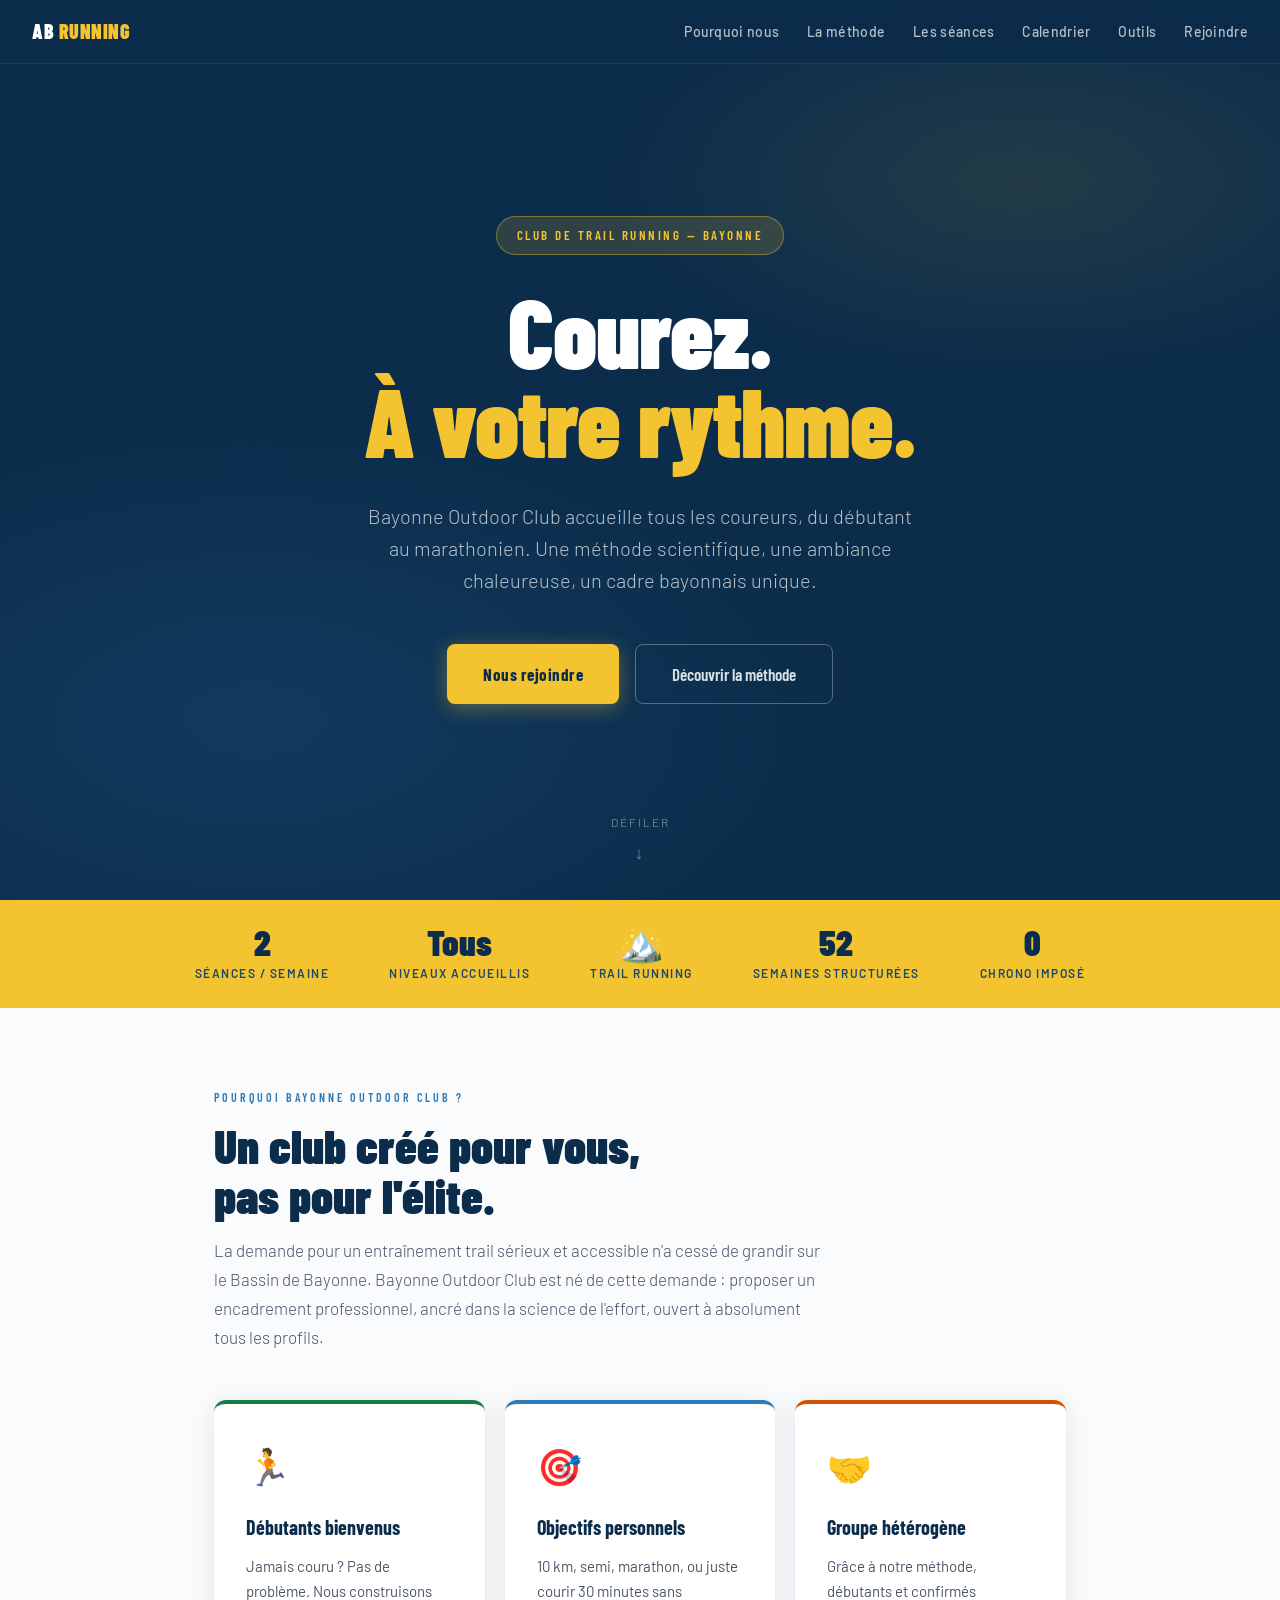
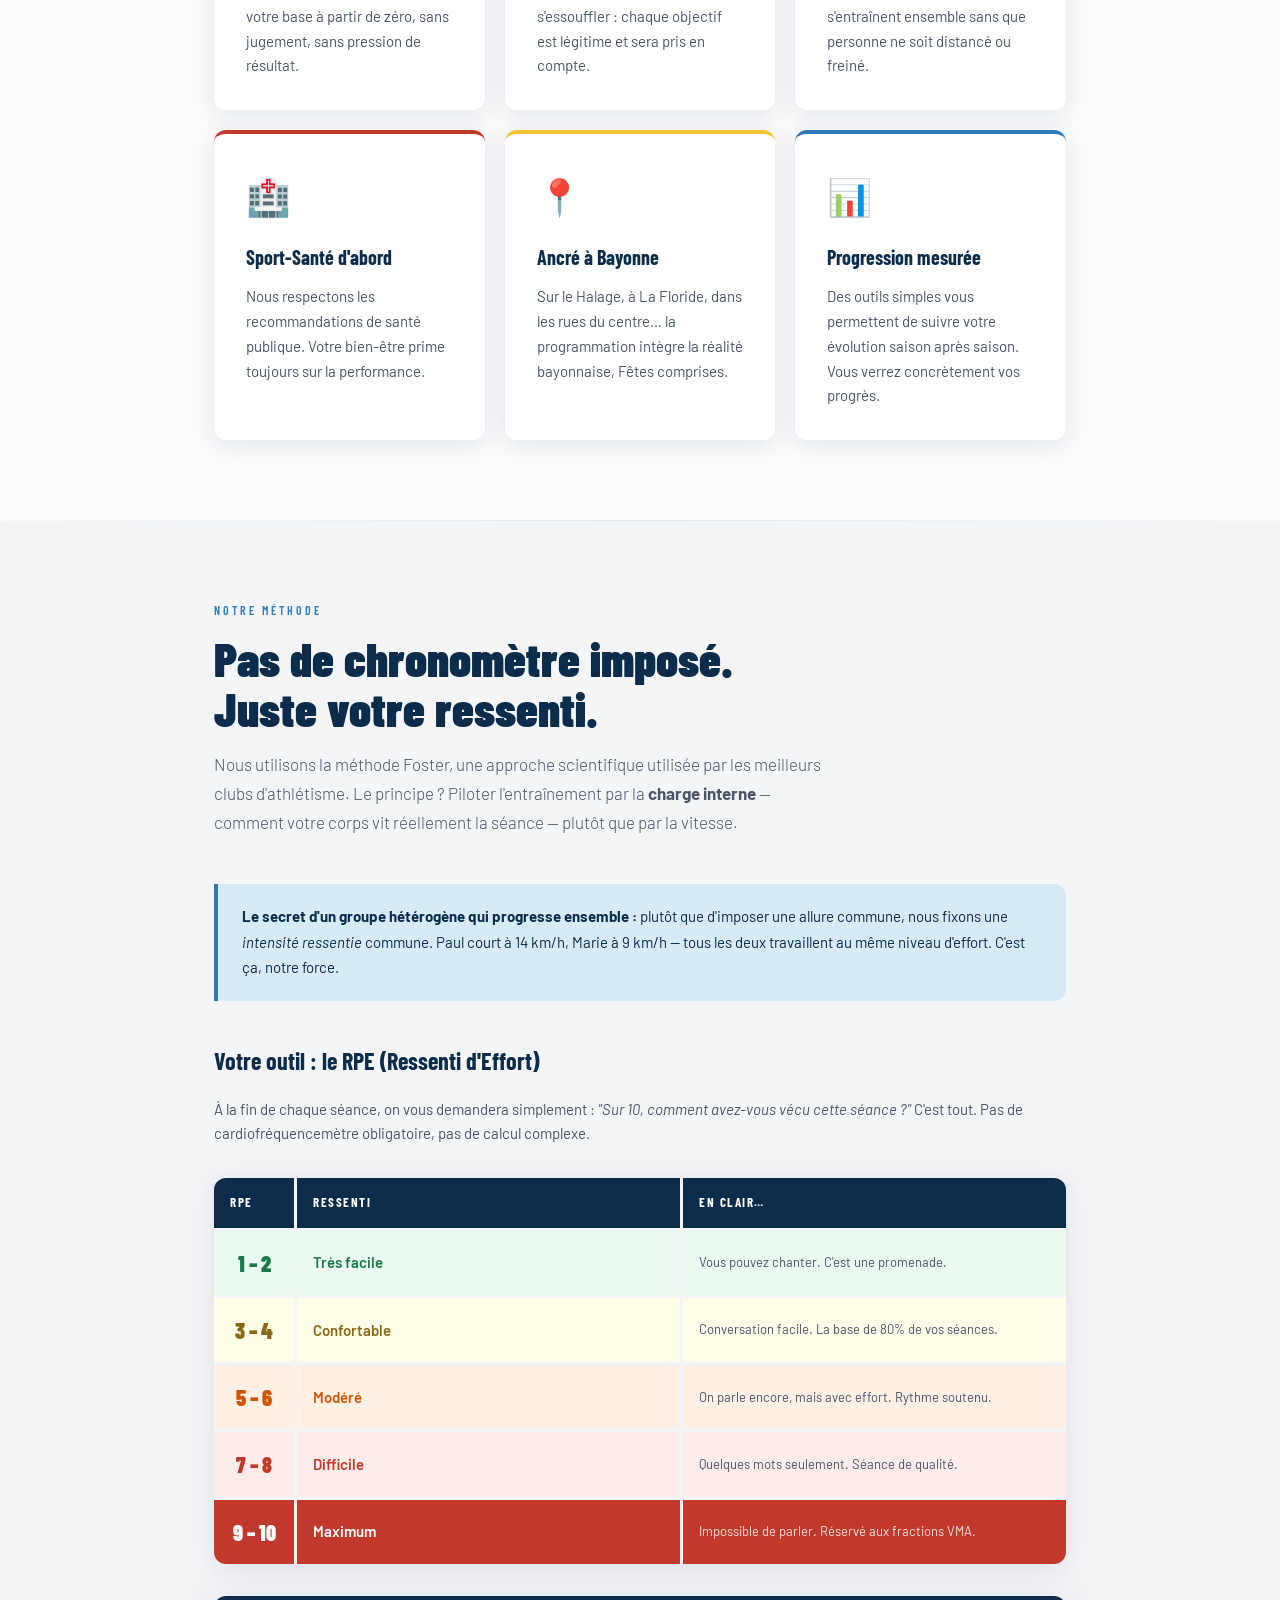
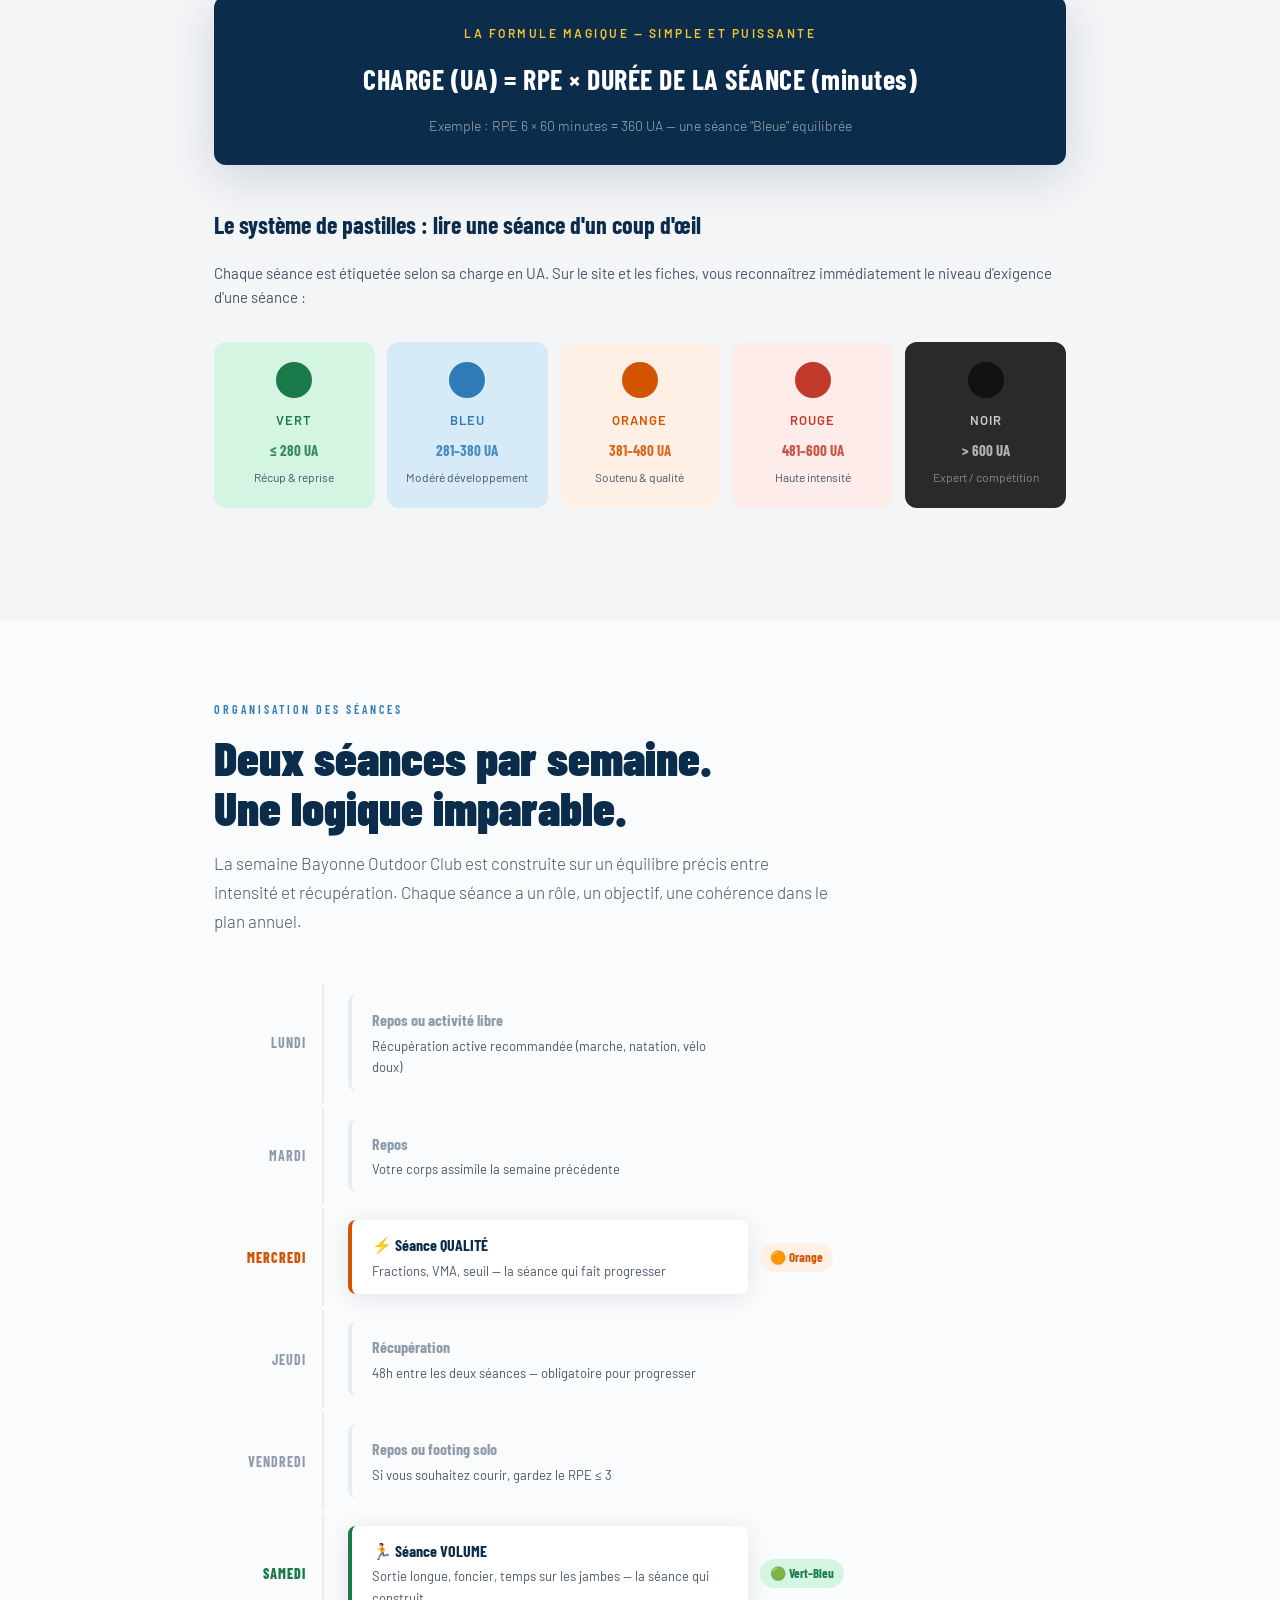
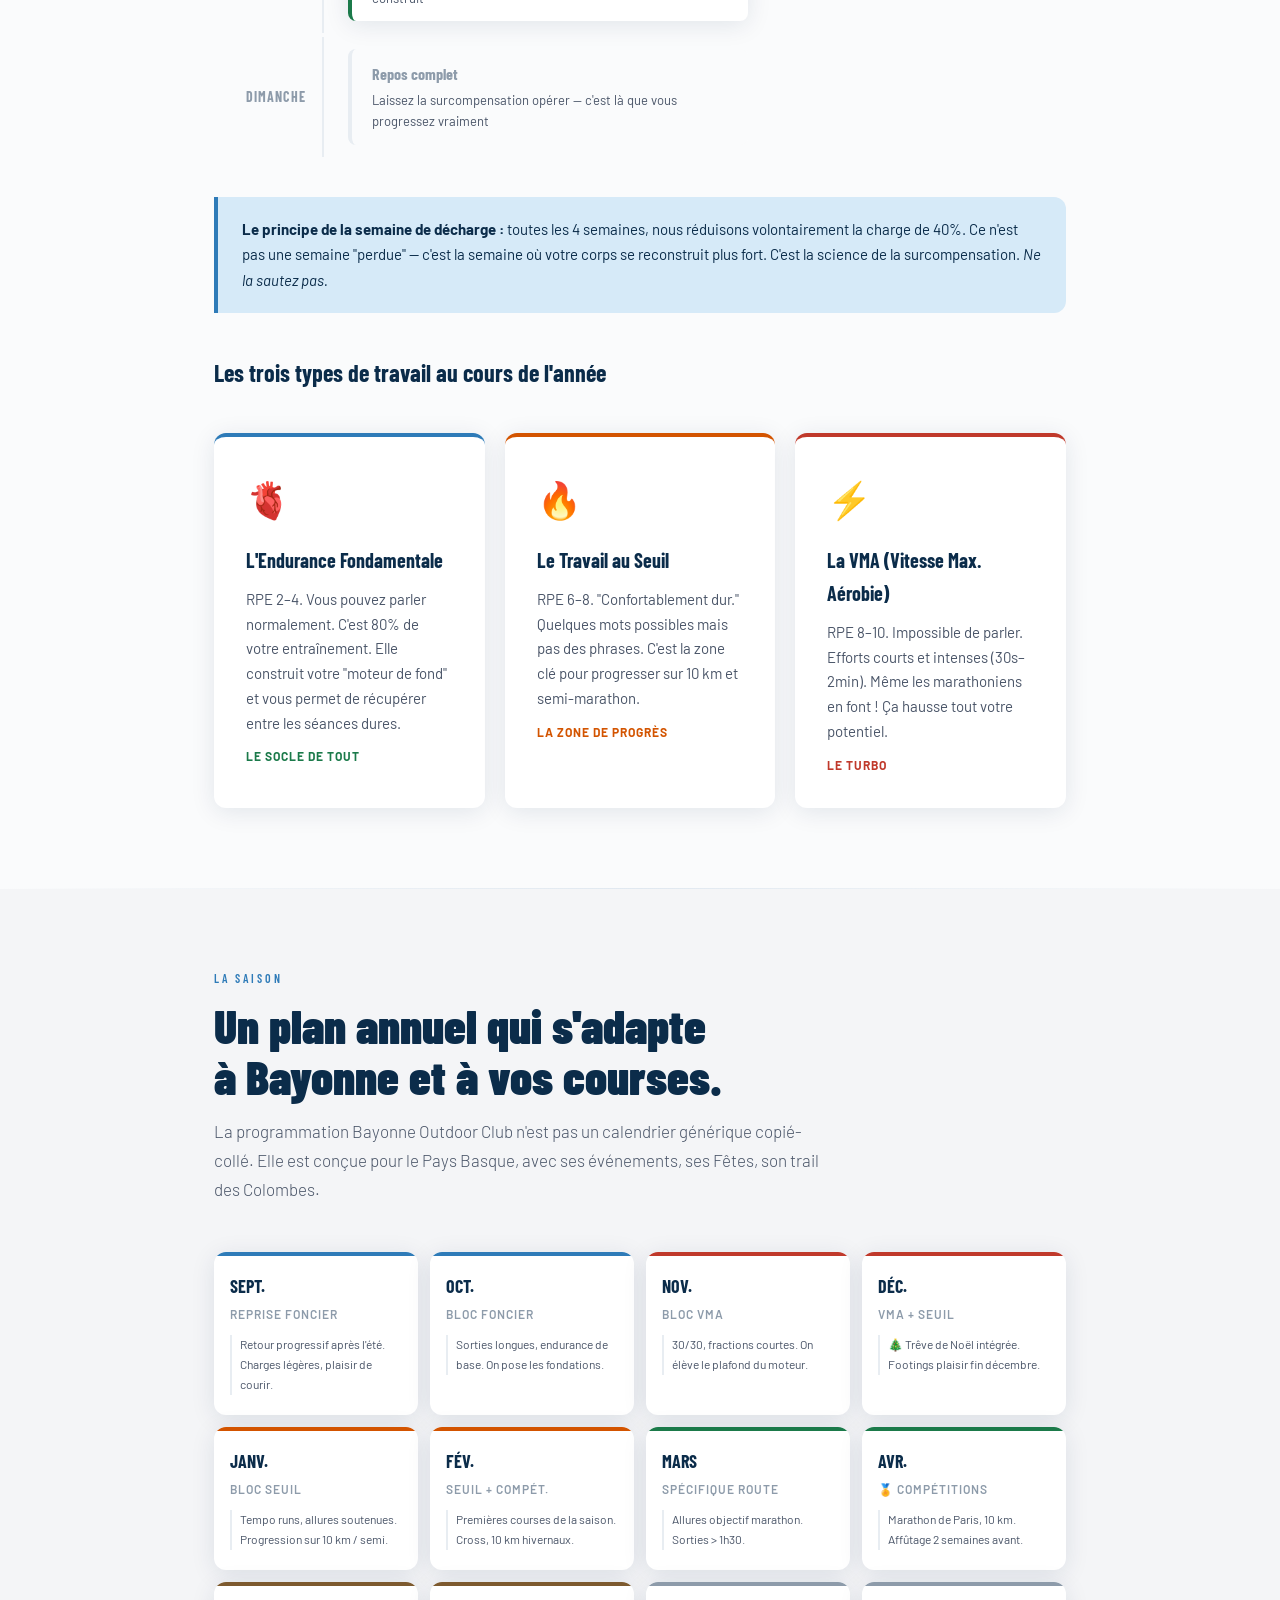
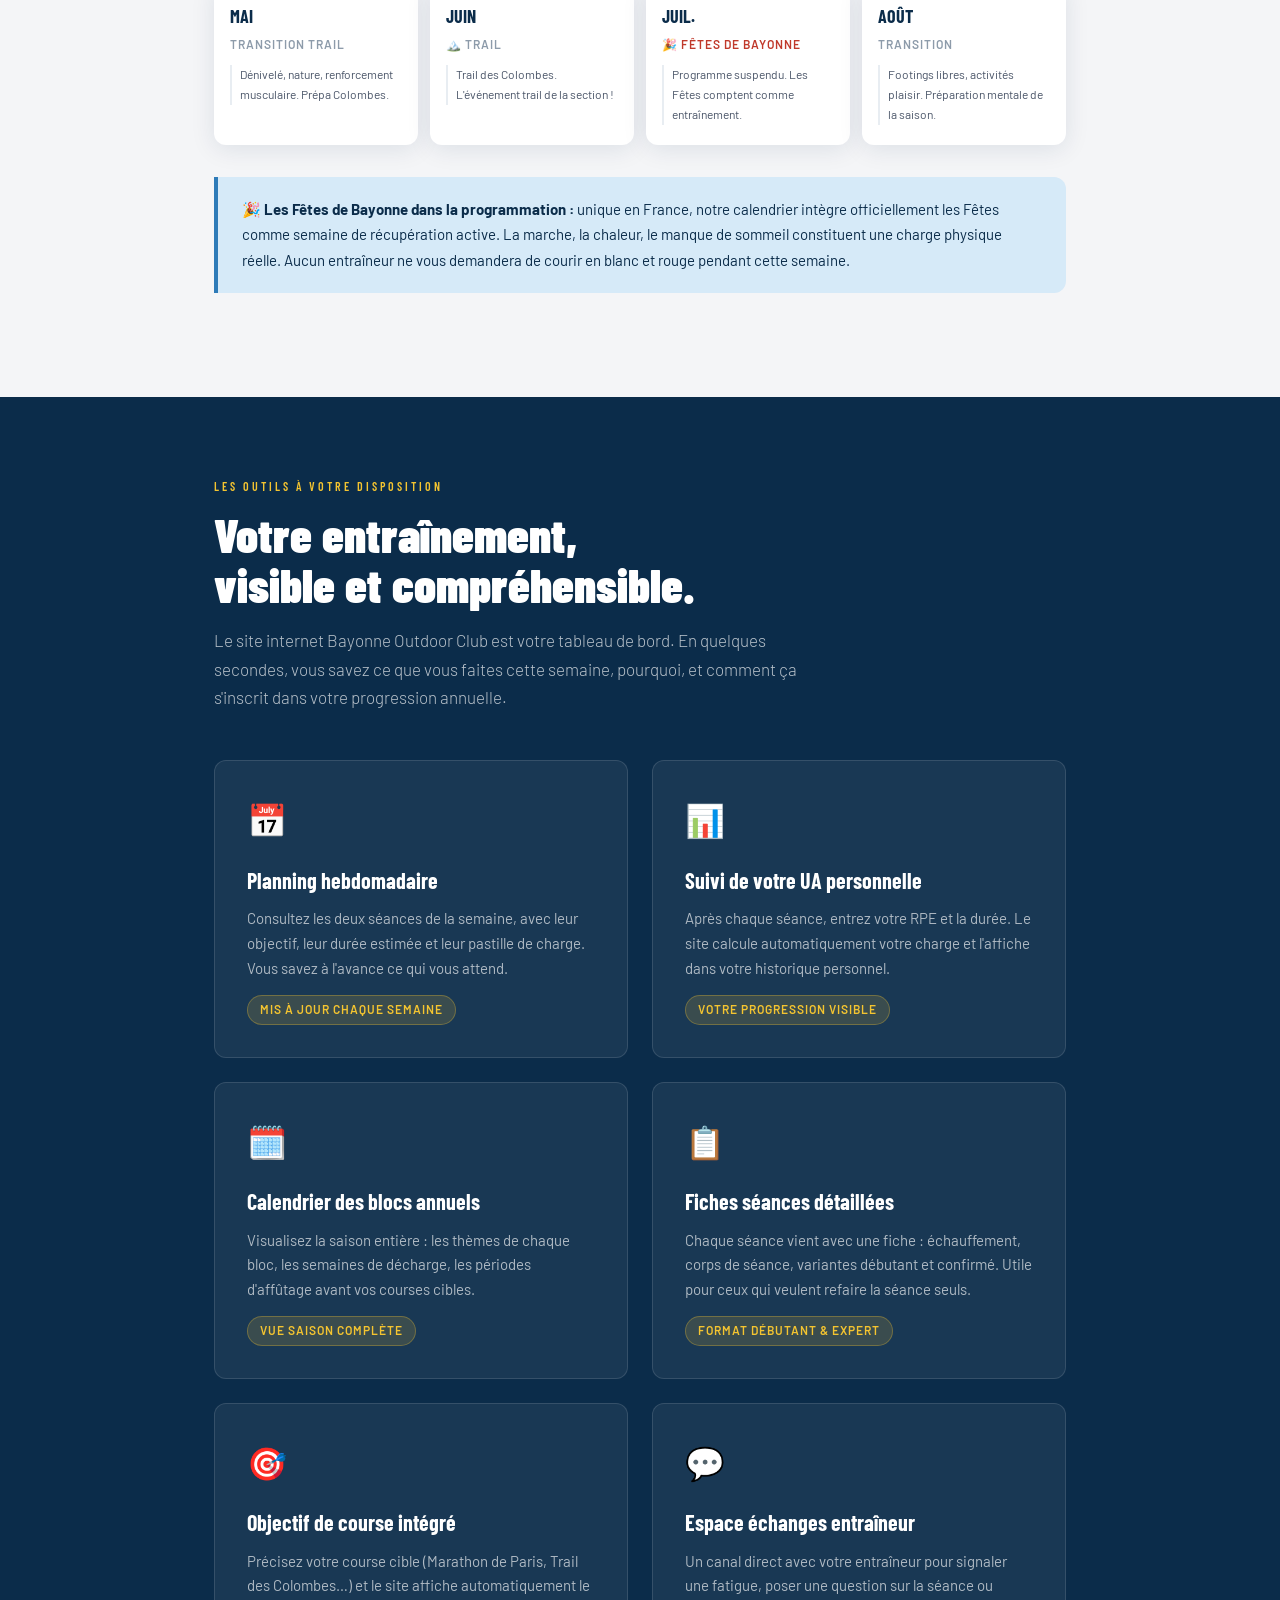
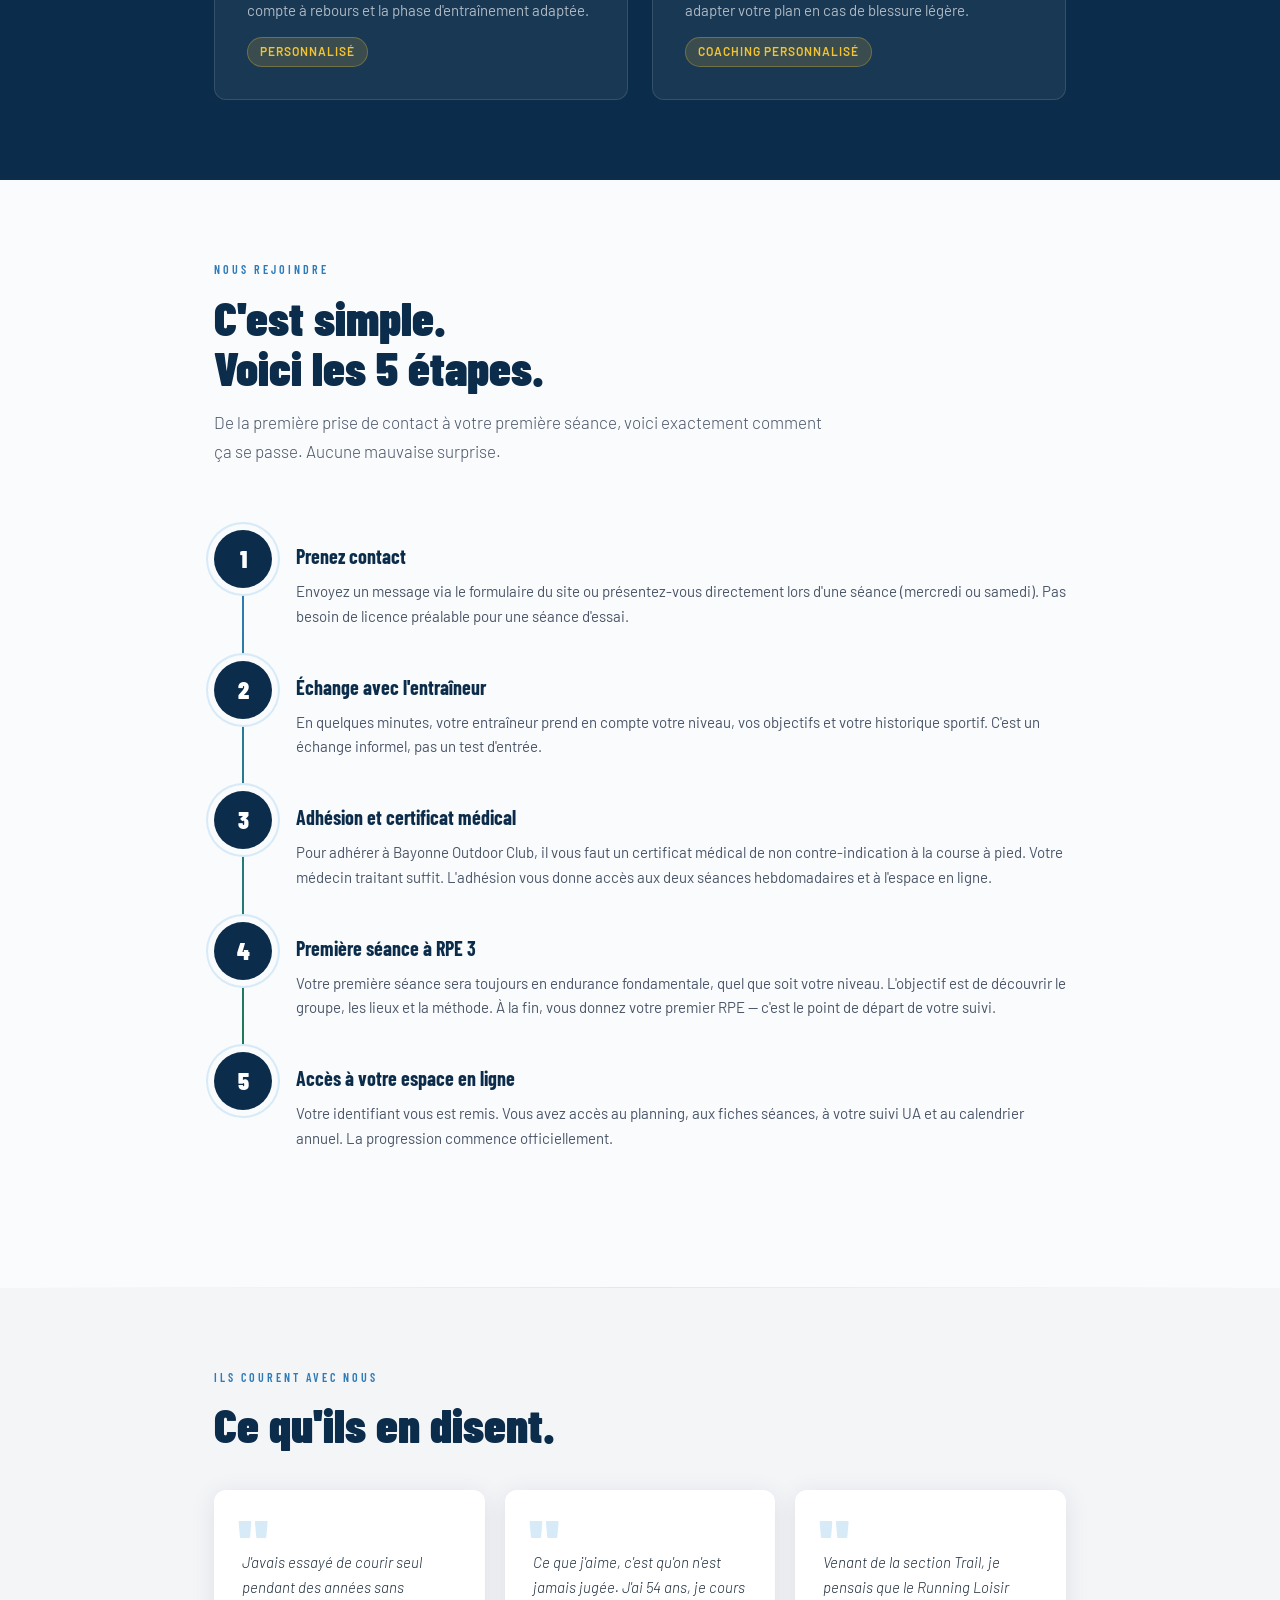
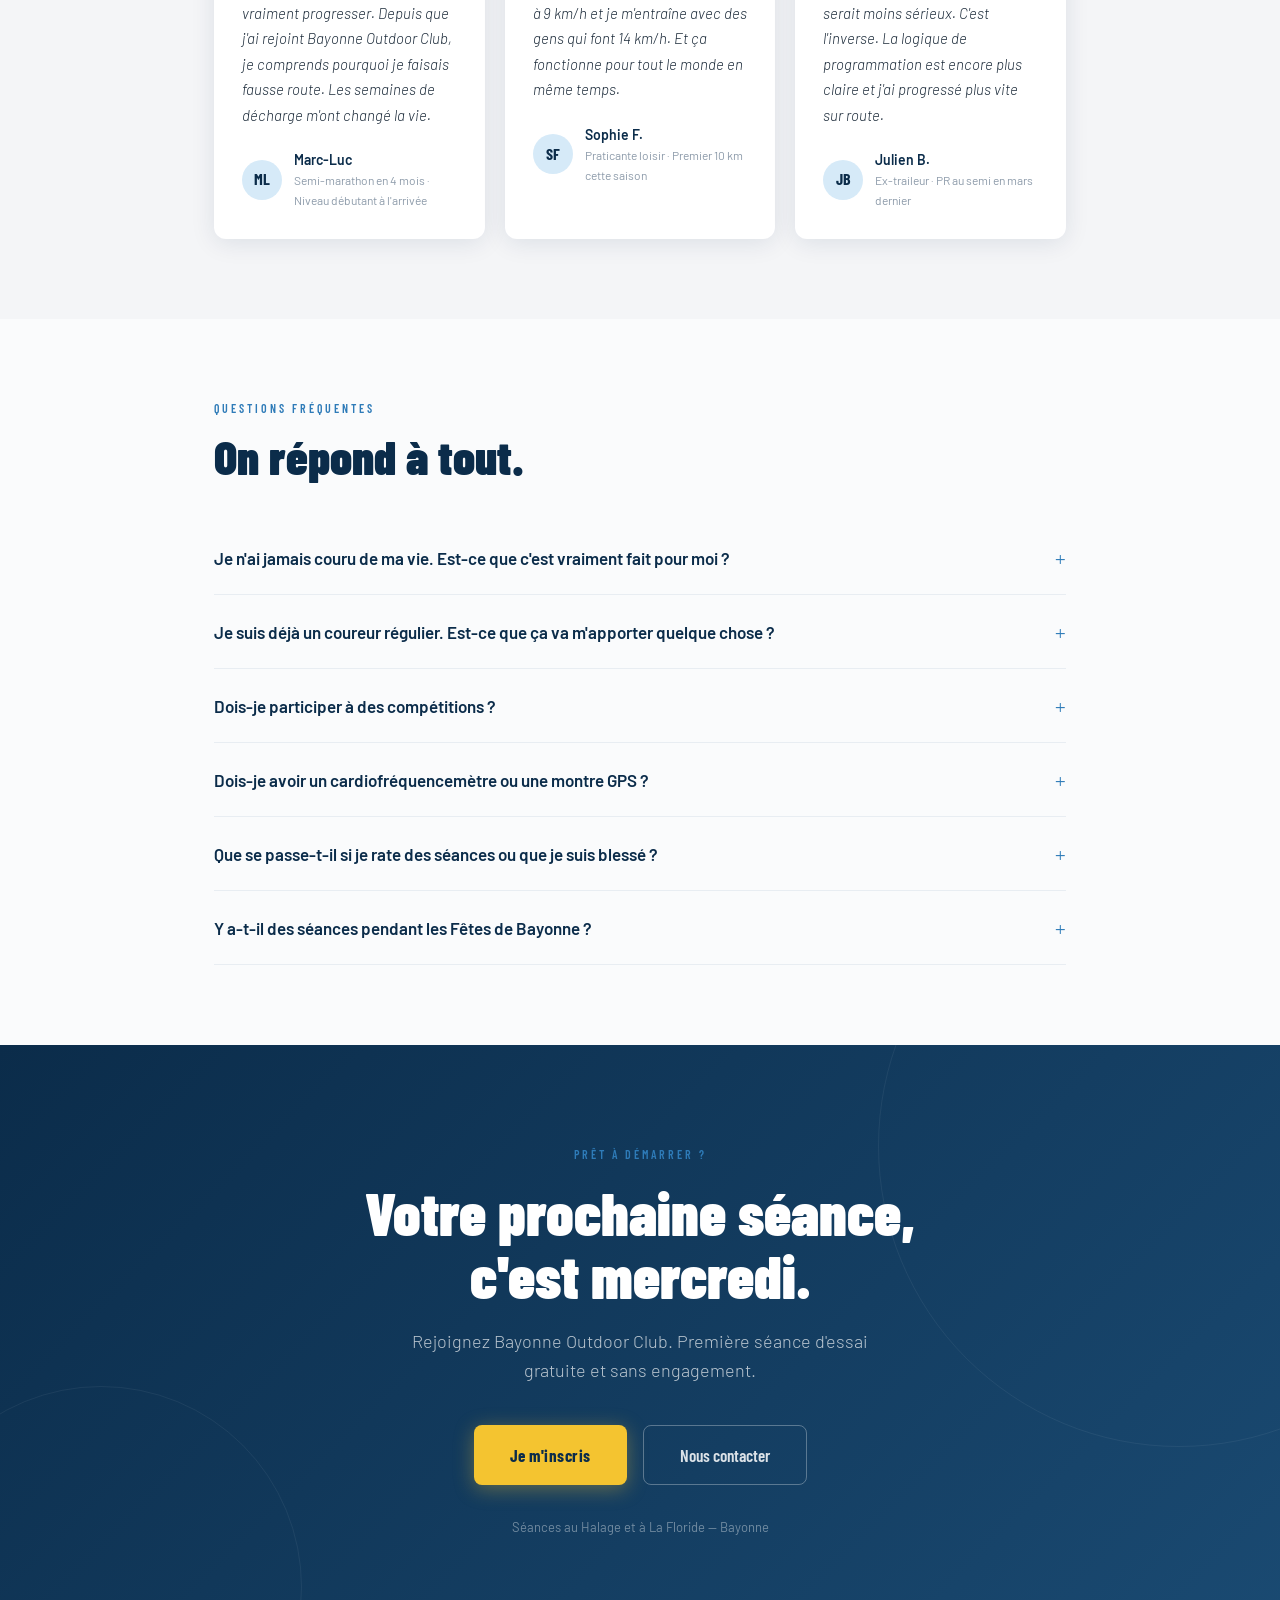
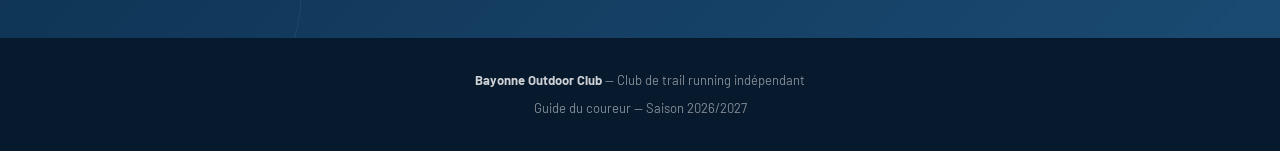
<file: guide-coureur.html>
<!-- MAJ 31/05/26 -->
<!DOCTYPE html>
<html lang="fr">
<head>
<meta charset="UTF-8">
<meta name="viewport" content="width=device-width, initial-scale=1.0">
<title>Bayonne Outdoor Club — Guide du Coureur</title>
<link rel="icon" type="image/png" href="logo_boc.png">
<link href="https://fonts.googleapis.com/css2?family=Barlow+Condensed:wght@400;600;700;900&family=Barlow:ital,wght@0,300;0,400;0,500;0,600;1,300;1,400&display=swap" rel="stylesheet">
<style>
  :root {
    --bleu: #0B2C4A;
    --bleu-mid: #1A4A72;
    --bleu-light: #2E7BB8;
    --bleu-pale: #D6EAF8;
    --rouge: #C0392B;
    --rouge-pale: #FDECEA;
    --vert: #1B7A4A;
    --vert-pale: #D5F5E3;
    --orange: #D35400;
    --orange-pale: #FEF0E5;
    --jaune: #F4C430;
    --gris: #F4F5F7;
    --gris-mid: #8D9BAA;
    --blanc: #FFFFFF;
    --text: #1C2B3A;
    --text-light: #4A5568;
    --radius: 12px;
    --shadow: 0 4px 24px rgba(11,44,74,0.10);
    --shadow-lg: 0 12px 48px rgba(11,44,74,0.16);
  }

  * { margin: 0; padding: 0; box-sizing: border-box; }

  html { scroll-behavior: smooth; }

  body {
    font-family: 'Barlow', sans-serif;
    font-weight: 400;
    color: var(--text);
    background: #FAFBFC;
    line-height: 1.65;
  }

  /* ── HERO ─────────────────────────────────────── */
  .hero {
    background: var(--bleu);
    min-height: 100vh;
    display: flex;
    flex-direction: column;
    justify-content: center;
    align-items: center;
    text-align: center;
    padding: 80px 24px 60px;
    position: relative;
    overflow: hidden;
  }

  .hero::before {
    content: '';
    position: absolute;
    inset: 0;
    background:
      radial-gradient(ellipse 80% 60% at 20% 80%, rgba(46,123,184,0.18) 0%, transparent 60%),
      radial-gradient(ellipse 60% 40% at 80% 20%, rgba(244,196,48,0.10) 0%, transparent 55%);
  }

  .hero-badge {
    display: inline-block;
    background: rgba(244,196,48,0.15);
    border: 1px solid rgba(244,196,48,0.40);
    color: var(--jaune);
    font-family: 'Barlow Condensed', sans-serif;
    font-weight: 600;
    font-size: 13px;
    letter-spacing: 2.5px;
    text-transform: uppercase;
    padding: 8px 20px;
    border-radius: 40px;
    margin-bottom: 32px;
    position: relative;
    animation: fadeUp 0.6s ease both;
  }

  .hero-title {
    font-family: 'Barlow Condensed', sans-serif;
    font-weight: 900;
    font-size: clamp(52px, 10vw, 96px);
    line-height: 0.92;
    color: var(--blanc);
    letter-spacing: -1px;
    margin-bottom: 12px;
    position: relative;
    animation: fadeUp 0.7s ease 0.1s both;
  }

  .hero-title span {
    color: var(--jaune);
    display: block;
  }

  .hero-sub {
    font-size: 20px;
    font-weight: 300;
    color: rgba(255,255,255,0.70);
    max-width: 560px;
    margin: 24px auto 48px;
    position: relative;
    animation: fadeUp 0.8s ease 0.2s both;
    line-height: 1.6;
  }

  .hero-cta {
    display: flex;
    gap: 16px;
    flex-wrap: wrap;
    justify-content: center;
    position: relative;
    animation: fadeUp 0.9s ease 0.3s both;
  }

  .btn-primary {
    background: var(--jaune);
    color: var(--bleu);
    font-family: 'Barlow Condensed', sans-serif;
    font-weight: 700;
    font-size: 17px;
    letter-spacing: 0.5px;
    padding: 16px 36px;
    border-radius: 8px;
    text-decoration: none;
    border: none;
    cursor: pointer;
    transition: transform 0.2s, box-shadow 0.2s;
    box-shadow: 0 4px 20px rgba(244,196,48,0.35);
  }

  .btn-primary:hover {
    transform: translateY(-2px);
    box-shadow: 0 8px 30px rgba(244,196,48,0.45);
  }

  .btn-secondary {
    background: transparent;
    color: rgba(255,255,255,0.85);
    font-family: 'Barlow Condensed', sans-serif;
    font-weight: 600;
    font-size: 17px;
    padding: 15px 36px;
    border-radius: 8px;
    text-decoration: none;
    border: 1.5px solid rgba(255,255,255,0.30);
    cursor: pointer;
    transition: all 0.2s;
  }

  .btn-secondary:hover {
    border-color: rgba(255,255,255,0.70);
    color: #fff;
  }

  .hero-scroll {
    position: absolute;
    bottom: 32px;
    left: 50%;
    transform: translateX(-50%);
    color: rgba(255,255,255,0.40);
    font-size: 12px;
    letter-spacing: 2px;
    text-transform: uppercase;
    animation: bounce 2s infinite;
  }

  .hero-scroll::after {
    content: '↓';
    display: block;
    font-size: 18px;
    margin-top: 6px;
    text-align: center;
  }

  /* ── STATS BAR ────────────────────────────────── */
  .stats-bar {
    background: var(--jaune);
    padding: 24px 40px;
    display: flex;
    justify-content: center;
    gap: 60px;
    flex-wrap: wrap;
  }

  .stat-item {
    text-align: center;
  }

  .stat-num {
    font-family: 'Barlow Condensed', sans-serif;
    font-weight: 900;
    font-size: 36px;
    color: var(--bleu);
    line-height: 1;
  }

  .stat-label {
    font-size: 12px;
    font-weight: 600;
    letter-spacing: 1.5px;
    text-transform: uppercase;
    color: var(--bleu-mid);
    margin-top: 4px;
  }

  /* ── LAYOUT ───────────────────────────────────── */
  .container {
    max-width: 900px;
    margin: 0 auto;
    padding: 0 24px;
  }

  .section {
    padding: 80px 0;
  }

  .section-alt {
    background: var(--gris);
  }

  .section-dark {
    background: var(--bleu);
    color: var(--blanc);
  }

  /* ── SECTION HEADERS ──────────────────────────── */
  .section-eyebrow {
    font-family: 'Barlow Condensed', sans-serif;
    font-weight: 600;
    font-size: 12px;
    letter-spacing: 3px;
    text-transform: uppercase;
    color: var(--bleu-light);
    margin-bottom: 12px;
  }

  .section-dark .section-eyebrow {
    color: var(--jaune);
  }

  .section-title {
    font-family: 'Barlow Condensed', sans-serif;
    font-weight: 900;
    font-size: clamp(32px, 5vw, 48px);
    line-height: 1.05;
    color: var(--bleu);
    margin-bottom: 16px;
  }

  .section-dark .section-title {
    color: var(--blanc);
  }

  .section-intro {
    font-size: 17px;
    font-weight: 300;
    color: var(--text-light);
    max-width: 620px;
    line-height: 1.7;
    margin-bottom: 48px;
  }

  .section-dark .section-intro {
    color: rgba(255,255,255,0.70);
  }

  /* ── CARDS ────────────────────────────────────── */
  .cards-grid {
    display: grid;
    grid-template-columns: repeat(auto-fit, minmax(260px, 1fr));
    gap: 20px;
    margin-top: 40px;
  }

  .card {
    background: var(--blanc);
    border-radius: var(--radius);
    padding: 32px;
    box-shadow: var(--shadow);
    border-top: 4px solid var(--bleu-light);
    transition: transform 0.2s, box-shadow 0.2s;
  }

  .card:hover {
    transform: translateY(-4px);
    box-shadow: var(--shadow-lg);
  }

  .card-icon {
    font-size: 36px;
    margin-bottom: 16px;
    display: block;
  }

  .card-title {
    font-family: 'Barlow Condensed', sans-serif;
    font-weight: 700;
    font-size: 20px;
    color: var(--bleu);
    margin-bottom: 10px;
  }

  .card-text {
    font-size: 15px;
    color: var(--text-light);
    line-height: 1.65;
  }

  .card-vert { border-top-color: var(--vert); }
  .card-orange { border-top-color: var(--orange); }
  .card-rouge { border-top-color: var(--rouge); }
  .card-jaune { border-top-color: var(--jaune); }

  /* ── RPE TABLE ────────────────────────────────── */
  .rpe-grid {
    display: grid;
    grid-template-columns: 80px 1fr 1fr;
    gap: 3px;
    margin: 32px 0;
    border-radius: var(--radius);
    overflow: hidden;
    box-shadow: var(--shadow);
  }

  .rpe-header {
    font-family: 'Barlow Condensed', sans-serif;
    font-weight: 700;
    font-size: 13px;
    letter-spacing: 1.5px;
    text-transform: uppercase;
    background: var(--bleu);
    color: var(--blanc);
    padding: 14px 16px;
  }

  .rpe-row {
    display: contents;
  }

  .rpe-cell {
    padding: 14px 16px;
    font-size: 14px;
    background: var(--blanc);
    display: flex;
    align-items: center;
  }

  .rpe-num {
    font-family: 'Barlow Condensed', sans-serif;
    font-weight: 900;
    font-size: 22px;
    justify-content: center;
  }

  .rpe-name {
    font-weight: 600;
    font-size: 15px;
  }

  .bg-vert-pale { background: #EAFAF1; }
  .bg-jaune-pale { background: #FEFDE7; }
  .bg-orange-pale { background: #FEF0E5; }
  .bg-rouge-pale { background: #FDECEA; }
  .bg-rouge { background: var(--rouge); color: #fff; }

  /* ── PASTILLES ────────────────────────────────── */
  .pastille-row {
    display: flex;
    gap: 12px;
    margin: 32px 0;
    flex-wrap: wrap;
  }

  .pastille-card {
    flex: 1;
    min-width: 140px;
    border-radius: var(--radius);
    padding: 20px 16px;
    text-align: center;
  }

  .pastille-dot {
    width: 36px;
    height: 36px;
    border-radius: 50%;
    margin: 0 auto 12px;
  }

  .pastille-ua {
    font-family: 'Barlow Condensed', sans-serif;
    font-weight: 700;
    font-size: 15px;
    margin-top: 6px;
    opacity: 0.85;
  }

  .pastille-label {
    font-weight: 600;
    font-size: 13px;
    text-transform: uppercase;
    letter-spacing: 1px;
  }

  /* ── SEMAINE TYPE ──────────────────────────────── */
  .week-timeline {
    margin: 40px 0;
  }

  .week-day {
    display: grid;
    grid-template-columns: 110px 1fr;
    gap: 0;
    margin-bottom: 4px;
  }

  .week-day-label {
    font-family: 'Barlow Condensed', sans-serif;
    font-weight: 700;
    font-size: 14px;
    letter-spacing: 1px;
    text-transform: uppercase;
    color: var(--gris-mid);
    padding: 18px 0;
    padding-right: 16px;
    border-right: 2px solid #E8EDF2;
    display: flex;
    align-items: center;
    justify-content: flex-end;
  }

  .week-day-content {
    padding: 12px 0 12px 24px;
    display: flex;
    align-items: center;
    gap: 12px;
  }

  .week-session {
    background: var(--blanc);
    border-radius: 8px;
    padding: 12px 20px;
    box-shadow: var(--shadow);
    flex: 1;
    max-width: 400px;
    border-left: 4px solid var(--bleu-light);
  }

  .week-session.session-quality { border-left-color: var(--orange); }
  .week-session.session-long { border-left-color: var(--vert); }
  .week-session.session-rest { border-left-color: #E8EDF2; background: #FAFBFC; box-shadow: none; }

  .session-name {
    font-family: 'Barlow Condensed', sans-serif;
    font-weight: 700;
    font-size: 16px;
    color: var(--bleu);
  }

  .session-rest .session-name { color: var(--gris-mid); }

  .session-desc {
    font-size: 13px;
    color: var(--text-light);
    margin-top: 2px;
  }

  .session-ua {
    font-family: 'Barlow Condensed', sans-serif;
    font-weight: 700;
    font-size: 13px;
    padding: 4px 10px;
    border-radius: 20px;
    white-space: nowrap;
  }

  /* ── CALENDRIER ───────────────────────────────── */
  .cal-grid {
    display: grid;
    grid-template-columns: repeat(4, 1fr);
    gap: 12px;
    margin-top: 32px;
  }

  .cal-month {
    background: var(--blanc);
    border-radius: var(--radius);
    padding: 20px 16px;
    box-shadow: var(--shadow);
    position: relative;
    overflow: hidden;
  }

  .cal-month::before {
    content: '';
    position: absolute;
    top: 0; left: 0; right: 0;
    height: 4px;
    background: var(--bleu-light);
  }

  .cal-month.phase-foncier::before { background: #2E7BB8; }
  .cal-month.phase-vma::before { background: var(--rouge); }
  .cal-month.phase-seuil::before { background: var(--orange); }
  .cal-month.phase-comp::before { background: var(--vert); }
  .cal-month.phase-trail::before { background: #7D5A2F; }
  .cal-month.phase-relache::before { background: var(--gris-mid); }

  .cal-month-name {
    font-family: 'Barlow Condensed', sans-serif;
    font-weight: 700;
    font-size: 18px;
    color: var(--bleu);
    text-transform: uppercase;
  }

  .cal-phase {
    font-size: 12px;
    font-weight: 600;
    color: var(--gris-mid);
    text-transform: uppercase;
    letter-spacing: 1px;
    margin-top: 4px;
  }

  .cal-event {
    margin-top: 10px;
    font-size: 12px;
    color: var(--text-light);
    border-left: 2px solid #E8EDF2;
    padding-left: 8px;
  }

  /* ── OUTILS ───────────────────────────────────── */
  .outils-grid {
    display: grid;
    grid-template-columns: 1fr 1fr;
    gap: 24px;
    margin-top: 40px;
  }

  .outil-card {
    background: rgba(255,255,255,0.06);
    border: 1px solid rgba(255,255,255,0.12);
    border-radius: var(--radius);
    padding: 32px;
    transition: background 0.2s;
  }

  .outil-card:hover {
    background: rgba(255,255,255,0.10);
  }

  .outil-icon {
    font-size: 32px;
    margin-bottom: 16px;
  }

  .outil-title {
    font-family: 'Barlow Condensed', sans-serif;
    font-weight: 700;
    font-size: 22px;
    color: var(--blanc);
    margin-bottom: 8px;
  }

  .outil-text {
    font-size: 15px;
    color: rgba(255,255,255,0.65);
    line-height: 1.65;
  }

  .outil-tag {
    display: inline-block;
    margin-top: 14px;
    background: rgba(244,196,48,0.15);
    border: 1px solid rgba(244,196,48,0.30);
    color: var(--jaune);
    font-size: 12px;
    font-weight: 600;
    letter-spacing: 1px;
    text-transform: uppercase;
    padding: 4px 12px;
    border-radius: 20px;
  }

  /* ── FAQ / ACCORDION ──────────────────────────── */
  .faq-item {
    border-bottom: 1px solid #E8EDF2;
    overflow: hidden;
  }

  .faq-question {
    width: 100%;
    background: none;
    border: none;
    text-align: left;
    padding: 22px 0;
    cursor: pointer;
    display: flex;
    justify-content: space-between;
    align-items: center;
    font-family: 'Barlow', sans-serif;
    font-size: 17px;
    font-weight: 600;
    color: var(--bleu);
    gap: 16px;
  }

  .faq-question:hover { color: var(--bleu-light); }

  .faq-icon {
    font-family: 'Barlow Condensed', sans-serif;
    font-size: 24px;
    font-weight: 300;
    color: var(--bleu-light);
    flex-shrink: 0;
    transition: transform 0.3s;
  }

  .faq-answer {
    max-height: 0;
    overflow: hidden;
    transition: max-height 0.35s ease, padding 0.2s;
    padding: 0;
    font-size: 15px;
    color: var(--text-light);
    line-height: 1.7;
  }

  .faq-answer.open {
    max-height: 400px;
    padding-bottom: 22px;
  }

  .faq-icon.rotated { transform: rotate(45deg); }

  /* ── TÉMOIGNAGES ──────────────────────────────── */
  .temoignages-grid {
    display: grid;
    grid-template-columns: repeat(auto-fit, minmax(260px, 1fr));
    gap: 20px;
    margin-top: 40px;
  }

  .temoignage {
    background: var(--blanc);
    border-radius: var(--radius);
    padding: 28px;
    box-shadow: var(--shadow);
    position: relative;
  }

  .temoignage::before {
    content: '"';
    position: absolute;
    top: 16px;
    left: 24px;
    font-family: 'Barlow Condensed', sans-serif;
    font-size: 72px;
    font-weight: 900;
    color: var(--bleu-pale);
    line-height: 1;
  }

  .temoignage-text {
    font-size: 15px;
    font-weight: 300;
    font-style: italic;
    color: var(--text);
    line-height: 1.7;
    margin-top: 32px;
  }

  .temoignage-author {
    margin-top: 20px;
    display: flex;
    align-items: center;
    gap: 12px;
  }

  .author-avatar {
    width: 40px;
    height: 40px;
    border-radius: 50%;
    background: var(--bleu-pale);
    display: flex;
    align-items: center;
    justify-content: center;
    font-family: 'Barlow Condensed', sans-serif;
    font-weight: 700;
    font-size: 16px;
    color: var(--bleu);
    flex-shrink: 0;
  }

  .author-name {
    font-weight: 600;
    font-size: 14px;
    color: var(--bleu);
  }

  .author-desc {
    font-size: 12px;
    color: var(--gris-mid);
  }

  /* ── CTA FINAL ────────────────────────────────── */
  .cta-section {
    background: linear-gradient(135deg, var(--bleu) 0%, var(--bleu-mid) 100%);
    padding: 100px 24px;
    text-align: center;
    position: relative;
    overflow: hidden;
  }

  .cta-section::before {
    content: '';
    position: absolute;
    width: 600px;
    height: 600px;
    border: 1px solid rgba(255,255,255,0.06);
    border-radius: 50%;
    top: -200px;
    right: -200px;
  }

  .cta-section::after {
    content: '';
    position: absolute;
    width: 400px;
    height: 400px;
    border: 1px solid rgba(255,255,255,0.06);
    border-radius: 50%;
    bottom: -150px;
    left: -100px;
  }

  .cta-title {
    font-family: 'Barlow Condensed', sans-serif;
    font-weight: 900;
    font-size: clamp(36px, 6vw, 60px);
    color: var(--blanc);
    line-height: 1.05;
    margin-bottom: 20px;
    position: relative;
  }

  .cta-sub {
    font-size: 18px;
    font-weight: 300;
    color: rgba(255,255,255,0.70);
    max-width: 500px;
    margin: 0 auto 40px;
    line-height: 1.6;
  }

  /* ── HIGHLIGHT BOX ────────────────────────────── */
  .highlight {
    background: var(--bleu-pale);
    border-left: 4px solid var(--bleu-light);
    border-radius: 0 var(--radius) var(--radius) 0;
    padding: 20px 24px;
    margin: 24px 0;
    font-size: 15px;
    color: var(--bleu);
    line-height: 1.7;
  }

  .highlight strong { color: var(--bleu); font-weight: 700; }

  /* ── FORMULA BOX ──────────────────────────────── */
  .formula-box {
    background: var(--bleu);
    color: var(--blanc);
    border-radius: var(--radius);
    padding: 28px 36px;
    text-align: center;
    margin: 32px 0;
    box-shadow: var(--shadow-lg);
  }

  .formula-label {
    font-size: 12px;
    font-weight: 600;
    letter-spacing: 2.5px;
    text-transform: uppercase;
    color: var(--jaune);
    margin-bottom: 12px;
  }

  .formula-text {
    font-family: 'Barlow Condensed', sans-serif;
    font-weight: 700;
    font-size: 28px;
    color: var(--blanc);
    letter-spacing: 0.5px;
  }

  .formula-sub {
    margin-top: 12px;
    font-size: 14px;
    color: rgba(255,255,255,0.60);
    font-weight: 300;
  }

  /* ── NAV ──────────────────────────────────────── */
  nav {
    position: fixed;
    top: 0;
    left: 0;
    right: 0;
    z-index: 100;
    padding: 0 32px;
    height: 64px;
    display: flex;
    align-items: center;
    justify-content: space-between;
    background: rgba(11,44,74,0.92);
    backdrop-filter: blur(12px);
    -webkit-backdrop-filter: blur(12px);
    border-bottom: 1px solid rgba(255,255,255,0.08);
    transition: background 0.3s;
  }

  .nav-logo {
    font-family: 'Barlow Condensed', sans-serif;
    font-weight: 900;
    font-size: 20px;
    color: var(--blanc);
    letter-spacing: 0.5px;
  }

  .nav-logo span { color: var(--jaune); }

  .nav-links {
    display: flex;
    gap: 28px;
    list-style: none;
  }

  .nav-links a {
    font-size: 14px;
    font-weight: 500;
    color: rgba(255,255,255,0.70);
    text-decoration: none;
    letter-spacing: 0.3px;
    transition: color 0.2s;
  }

  .nav-links a:hover { color: var(--blanc); }

  /* ── DIVIDER ──────────────────────────────────── */
  .divider {
    height: 1px;
    background: linear-gradient(90deg, transparent, #E0E8F0, transparent);
    margin: 0;
  }

  /* ── FOOTER ───────────────────────────────────── */
  footer {
    background: #07192D;
    color: rgba(255,255,255,0.50);
    text-align: center;
    padding: 32px 24px;
    font-size: 13px;
  }

  footer strong { color: rgba(255,255,255,0.80); }

  /* ── ANIMATIONS ───────────────────────────────── */
  @keyframes fadeUp {
    from { opacity: 0; transform: translateY(24px); }
    to   { opacity: 1; transform: translateY(0); }
  }

  @keyframes bounce {
    0%, 100% { transform: translateX(-50%) translateY(0); }
    50%       { transform: translateX(-50%) translateY(8px); }
  }

  /* ── RESPONSIVE ───────────────────────────────── */
  @media (max-width: 680px) {
    nav { display: none; }
    .hero { padding-top: 60px; }
    .stats-bar { gap: 30px; padding: 20px 24px; }
    .outils-grid { grid-template-columns: 1fr; }
    .cal-grid { grid-template-columns: repeat(2, 1fr); }
    .week-day { grid-template-columns: 80px 1fr; }
    .nav-links { display: none; }
  }

  /* ── PROCESS STEPS ────────────────────────────── */
  .steps {
    display: flex;
    flex-direction: column;
    gap: 0;
    margin: 40px 0;
    position: relative;
  }

  .steps::before {
    content: '';
    position: absolute;
    left: 28px;
    top: 56px;
    bottom: 56px;
    width: 2px;
    background: linear-gradient(to bottom, var(--bleu-light), var(--vert));
  }

  .step {
    display: flex;
    gap: 24px;
    align-items: flex-start;
    padding: 16px 0;
  }

  .step-num {
    width: 58px;
    height: 58px;
    border-radius: 50%;
    background: var(--bleu);
    color: var(--blanc);
    font-family: 'Barlow Condensed', sans-serif;
    font-weight: 900;
    font-size: 24px;
    display: flex;
    align-items: center;
    justify-content: center;
    flex-shrink: 0;
    box-shadow: 0 0 0 6px #FAFBFC, 0 0 0 8px var(--bleu-pale);
    z-index: 1;
  }

  .step-content {
    padding-top: 10px;
    flex: 1;
  }

  .step-title {
    font-family: 'Barlow Condensed', sans-serif;
    font-weight: 700;
    font-size: 20px;
    color: var(--bleu);
    margin-bottom: 6px;
  }

  .step-text {
    font-size: 15px;
    color: var(--text-light);
    line-height: 1.65;
  }
</style>
</head>
<body>

<!-- NAV -->
<nav>
  <div class="nav-logo">AB <span>RUNNING</span></div>
  <ul class="nav-links">
    <li><a href="#pourquoi">Pourquoi nous</a></li>
    <li><a href="#methode">La méthode</a></li>
    <li><a href="#seances">Les séances</a></li>
    <li><a href="#calendrier">Calendrier</a></li>
    <li><a href="#outils">Outils</a></li>
    <li><a href="#rejoindre">Rejoindre</a></li>
  </ul>
</nav>

<!-- HERO -->
<section class="hero">
  <!-- TODO: confirmer le statut légal exact (association loi 1901, assurance, etc.) avant publication -->
  <div class="hero-badge">Club de trail running — Bayonne</div>
  <h1 class="hero-title">
    Courez.<br>
    <span>À votre rythme.</span>
  </h1>
  <p class="hero-sub">Bayonne Outdoor Club accueille tous les coureurs, du débutant au marathonien. Une méthode scientifique, une ambiance chaleureuse, un cadre bayonnais unique.</p>
  <div class="hero-cta">
    <a href="#rejoindre" class="btn-primary">Nous rejoindre</a>
    <a href="#methode" class="btn-secondary">Découvrir la méthode</a>
  </div>
  <div class="hero-scroll">Défiler</div>
</section>

<!-- STATS BAR -->
<div class="stats-bar">
  <div class="stat-item">
    <div class="stat-num">2</div>
    <div class="stat-label">Séances / semaine</div>
  </div>
  <div class="stat-item">
    <div class="stat-num">Tous</div>
    <div class="stat-label">Niveaux accueillis</div>
  </div>
  <div class="stat-item">
    <div class="stat-num">🏔️</div>
    <div class="stat-label">Trail running</div>
  </div>
  <div class="stat-item">
    <div class="stat-num">52</div>
    <div class="stat-label">Semaines structurées</div>
  </div>
  <div class="stat-item">
    <div class="stat-num">0</div>
    <div class="stat-label">Chrono imposé</div>
  </div>
</div>

<!-- POURQUOI NOUS -->
<section class="section" id="pourquoi">
  <div class="container">
    <p class="section-eyebrow">Pourquoi Bayonne Outdoor Club ?</p>
    <h2 class="section-title">Un club créé pour vous,<br>pas pour l'élite.</h2>
    <p class="section-intro">La demande pour un entraînement trail sérieux et accessible n'a cessé de grandir sur le Bassin de Bayonne. Bayonne Outdoor Club est né de cette demande : proposer un encadrement professionnel, ancré dans la science de l'effort, ouvert à absolument tous les profils.</p>

    <div class="cards-grid">
      <div class="card card-vert">
        <span class="card-icon">🏃</span>
        <div class="card-title">Débutants bienvenus</div>
        <p class="card-text">Jamais couru ? Pas de problème. Nous construisons votre base à partir de zéro, sans jugement, sans pression de résultat.</p>
      </div>
      <div class="card">
        <span class="card-icon">🎯</span>
        <div class="card-title">Objectifs personnels</div>
        <p class="card-text">10 km, semi, marathon, ou juste courir 30 minutes sans s'essouffler : chaque objectif est légitime et sera pris en compte.</p>
      </div>
      <div class="card card-orange">
        <span class="card-icon">🤝</span>
        <div class="card-title">Groupe hétérogène</div>
        <p class="card-text">Grâce à notre méthode, débutants et confirmés s'entraînent ensemble sans que personne ne soit distancé ou freiné.</p>
      </div>
      <div class="card card-rouge">
        <span class="card-icon">🏥</span>
        <div class="card-title">Sport-Santé d'abord</div>
        <p class="card-text">Nous respectons les recommandations de santé publique. Votre bien-être prime toujours sur la performance.</p>
      </div>
      <div class="card card-jaune">
        <span class="card-icon">📍</span>
        <div class="card-title">Ancré à Bayonne</div>
        <p class="card-text">Sur le Halage, à La Floride, dans les rues du centre… la programmation intègre la réalité bayonnaise, Fêtes comprises.</p>
      </div>
      <div class="card">
        <span class="card-icon">📊</span>
        <div class="card-title">Progression mesurée</div>
        <p class="card-text">Des outils simples vous permettent de suivre votre évolution saison après saison. Vous verrez concrètement vos progrès.</p>
      </div>
    </div>
  </div>
</section>

<div class="divider"></div>

<!-- LA MÉTHODE -->
<section class="section section-alt" id="methode">
  <div class="container">
    <p class="section-eyebrow">Notre méthode</p>
    <h2 class="section-title">Pas de chronomètre imposé.<br>Juste votre ressenti.</h2>
    <p class="section-intro">Nous utilisons la méthode Foster, une approche scientifique utilisée par les meilleurs clubs d'athlétisme. Le principe ? Piloter l'entraînement par la <strong>charge interne</strong> — comment votre corps vit réellement la séance — plutôt que par la vitesse.</p>

    <div class="highlight">
      <strong>Le secret d'un groupe hétérogène qui progresse ensemble :</strong> plutôt que d'imposer une allure commune, nous fixons une <em>intensité ressentie</em> commune. Paul court à 14 km/h, Marie à 9 km/h — tous les deux travaillent au même niveau d'effort. C'est ça, notre force.
    </div>

    <h3 style="font-family:'Barlow Condensed',sans-serif; font-size:24px; font-weight:700; color:var(--bleu); margin: 40px 0 16px;">Votre outil : le RPE (Ressenti d'Effort)</h3>
    <p style="font-size:15px; color:var(--text-light); margin-bottom:8px;">À la fin de chaque séance, on vous demandera simplement : <em>"Sur 10, comment avez-vous vécu cette séance ?"</em> C'est tout. Pas de cardiofréquencemètre obligatoire, pas de calcul complexe.</p>

    <div class="rpe-grid">
      <div class="rpe-header">RPE</div>
      <div class="rpe-header">Ressenti</div>
      <div class="rpe-header">En clair…</div>

      <div class="rpe-cell rpe-num bg-vert-pale" style="color:var(--vert); font-weight:900;">1 – 2</div>
      <div class="rpe-cell rpe-name bg-vert-pale" style="color:var(--vert);">Très facile</div>
      <div class="rpe-cell bg-vert-pale" style="font-size:13px; color:var(--text-light);">Vous pouvez chanter. C'est une promenade.</div>

      <div class="rpe-cell rpe-num bg-jaune-pale" style="color:#8B6914; font-weight:900;">3 – 4</div>
      <div class="rpe-cell rpe-name bg-jaune-pale" style="color:#8B6914;">Confortable</div>
      <div class="rpe-cell bg-jaune-pale" style="font-size:13px; color:var(--text-light);">Conversation facile. La base de 80% de vos séances.</div>

      <div class="rpe-cell rpe-num bg-orange-pale" style="color:var(--orange); font-weight:900;">5 – 6</div>
      <div class="rpe-cell rpe-name bg-orange-pale" style="color:var(--orange);">Modéré</div>
      <div class="rpe-cell bg-orange-pale" style="font-size:13px; color:var(--text-light);">On parle encore, mais avec effort. Rythme soutenu.</div>

      <div class="rpe-cell rpe-num bg-rouge-pale" style="color:var(--rouge); font-weight:900;">7 – 8</div>
      <div class="rpe-cell rpe-name bg-rouge-pale" style="color:var(--rouge);">Difficile</div>
      <div class="rpe-cell bg-rouge-pale" style="font-size:13px; color:var(--text-light);">Quelques mots seulement. Séance de qualité.</div>

      <div class="rpe-cell rpe-num bg-rouge" style="font-weight:900;">9 – 10</div>
      <div class="rpe-cell rpe-name bg-rouge" style="color:#fff;">Maximum</div>
      <div class="rpe-cell bg-rouge" style="font-size:13px; color:rgba(255,255,255,0.85);">Impossible de parler. Réservé aux fractions VMA.</div>
    </div>

    <div class="formula-box">
      <div class="formula-label">La formule magique — simple et puissante</div>
      <div class="formula-text">CHARGE (UA) = RPE × DURÉE DE LA SÉANCE (minutes)</div>
      <div class="formula-sub">Exemple : RPE 6 × 60 minutes = 360 UA — une séance "Bleue" équilibrée</div>
    </div>

    <h3 style="font-family:'Barlow Condensed',sans-serif; font-size:24px; font-weight:700; color:var(--bleu); margin:40px 0 16px;">Le système de pastilles : lire une séance d'un coup d'œil</h3>
    <p style="font-size:15px; color:var(--text-light); margin-bottom:8px;">Chaque séance est étiquetée selon sa charge en UA. Sur le site et les fiches, vous reconnaîtrez immédiatement le niveau d'exigence d'une séance :</p>

    <div class="pastille-row">
      <div class="pastille-card" style="background:var(--vert-pale);">
        <div class="pastille-dot" style="background:var(--vert);"></div>
        <div class="pastille-label" style="color:var(--vert);">Vert</div>
        <div class="pastille-ua" style="color:var(--vert);">≤ 280 UA</div>
        <div style="font-size:12px; color:var(--text-light); margin-top:6px;">Récup &amp; reprise</div>
      </div>
      <div class="pastille-card" style="background:var(--bleu-pale);">
        <div class="pastille-dot" style="background:var(--bleu-light);"></div>
        <div class="pastille-label" style="color:var(--bleu-light);">Bleu</div>
        <div class="pastille-ua" style="color:var(--bleu-light);">281–380 UA</div>
        <div style="font-size:12px; color:var(--text-light); margin-top:6px;">Modéré développement</div>
      </div>
      <div class="pastille-card" style="background:var(--orange-pale);">
        <div class="pastille-dot" style="background:var(--orange);"></div>
        <div class="pastille-label" style="color:var(--orange);">Orange</div>
        <div class="pastille-ua" style="color:var(--orange);">381–480 UA</div>
        <div style="font-size:12px; color:var(--text-light); margin-top:6px;">Soutenu &amp; qualité</div>
      </div>
      <div class="pastille-card" style="background:var(--rouge-pale);">
        <div class="pastille-dot" style="background:var(--rouge);"></div>
        <div class="pastille-label" style="color:var(--rouge);">Rouge</div>
        <div class="pastille-ua" style="color:var(--rouge);">481–600 UA</div>
        <div style="font-size:12px; color:var(--text-light); margin-top:6px;">Haute intensité</div>
      </div>
      <div class="pastille-card" style="background:#2A2A2A;">
        <div class="pastille-dot" style="background:#111;"></div>
        <div class="pastille-label" style="color:#ccc;">Noir</div>
        <div class="pastille-ua" style="color:#ccc;">&gt; 600 UA</div>
        <div style="font-size:12px; color:rgba(255,255,255,0.45); margin-top:6px;">Expert / compétition</div>
      </div>
    </div>
  </div>
</section>

<!-- LES SÉANCES -->
<section class="section" id="seances">
  <div class="container">
    <p class="section-eyebrow">Organisation des séances</p>
    <h2 class="section-title">Deux séances par semaine.<br>Une logique imparable.</h2>
    <p class="section-intro">La semaine Bayonne Outdoor Club est construite sur un équilibre précis entre intensité et récupération. Chaque séance a un rôle, un objectif, une cohérence dans le plan annuel.</p>

    <div class="week-timeline">
      <div class="week-day">
        <div class="week-day-label">Lundi</div>
        <div class="week-day-content">
          <div class="week-session session-rest">
            <div class="session-name">Repos ou activité libre</div>
            <div class="session-desc">Récupération active recommandée (marche, natation, vélo doux)</div>
          </div>
        </div>
      </div>
      <div class="week-day">
        <div class="week-day-label">Mardi</div>
        <div class="week-day-content">
          <div class="week-session session-rest">
            <div class="session-name">Repos</div>
            <div class="session-desc">Votre corps assimile la semaine précédente</div>
          </div>
        </div>
      </div>
      <div class="week-day">
        <div class="week-day-label" style="color:var(--orange); font-weight:800;">Mercredi</div>
        <div class="week-day-content">
          <div class="week-session session-quality">
            <div class="session-name">⚡ Séance QUALITÉ</div>
            <div class="session-desc">Fractions, VMA, seuil — la séance qui fait progresser</div>
          </div>
          <div class="session-ua" style="background:var(--orange-pale); color:var(--orange);">🟠 Orange</div>
        </div>
      </div>
      <div class="week-day">
        <div class="week-day-label">Jeudi</div>
        <div class="week-day-content">
          <div class="week-session session-rest">
            <div class="session-name">Récupération</div>
            <div class="session-desc">48h entre les deux séances — obligatoire pour progresser</div>
          </div>
        </div>
      </div>
      <div class="week-day">
        <div class="week-day-label">Vendredi</div>
        <div class="week-day-content">
          <div class="week-session session-rest">
            <div class="session-name">Repos ou footing solo</div>
            <div class="session-desc">Si vous souhaitez courir, gardez le RPE ≤ 3</div>
          </div>
        </div>
      </div>
      <div class="week-day">
        <div class="week-day-label" style="color:var(--vert); font-weight:800;">Samedi</div>
        <div class="week-day-content">
          <div class="week-session session-long">
            <div class="session-name">🏃 Séance VOLUME</div>
            <div class="session-desc">Sortie longue, foncier, temps sur les jambes — la séance qui construit</div>
          </div>
          <div class="session-ua" style="background:var(--vert-pale); color:var(--vert);">🟢 Vert–Bleu</div>
        </div>
      </div>
      <div class="week-day">
        <div class="week-day-label">Dimanche</div>
        <div class="week-day-content">
          <div class="week-session session-rest">
            <div class="session-name">Repos complet</div>
            <div class="session-desc">Laissez la surcompensation opérer — c'est là que vous progressez vraiment</div>
          </div>
        </div>
      </div>
    </div>

    <div class="highlight">
      <strong>Le principe de la semaine de décharge :</strong> toutes les 4 semaines, nous réduisons volontairement la charge de 40%. Ce n'est pas une semaine "perdue" — c'est la semaine où votre corps se reconstruit plus fort. C'est la science de la surcompensation. <em>Ne la sautez pas.</em>
    </div>

    <h3 style="font-family:'Barlow Condensed',sans-serif; font-size:24px; font-weight:700; color:var(--bleu); margin: 40px 0 20px;">Les trois types de travail au cours de l'année</h3>
    <div class="cards-grid">
      <div class="card">
        <span class="card-icon">🫀</span>
        <div class="card-title">L'Endurance Fondamentale</div>
        <p class="card-text">RPE 2–4. Vous pouvez parler normalement. C'est 80% de votre entraînement. Elle construit votre "moteur de fond" et vous permet de récupérer entre les séances dures.</p>
        <div style="margin-top:12px; font-size:12px; font-weight:700; color:var(--vert); letter-spacing:1px; text-transform:uppercase;">Le socle de tout</div>
      </div>
      <div class="card card-orange">
        <span class="card-icon">🔥</span>
        <div class="card-title">Le Travail au Seuil</div>
        <p class="card-text">RPE 6–8. "Confortablement dur." Quelques mots possibles mais pas des phrases. C'est la zone clé pour progresser sur 10 km et semi-marathon.</p>
        <div style="margin-top:12px; font-size:12px; font-weight:700; color:var(--orange); letter-spacing:1px; text-transform:uppercase;">La zone de progrès</div>
      </div>
      <div class="card card-rouge">
        <span class="card-icon">⚡</span>
        <div class="card-title">La VMA (Vitesse Max. Aérobie)</div>
        <p class="card-text">RPE 8–10. Impossible de parler. Efforts courts et intenses (30s–2min). Même les marathoniens en font ! Ça hausse tout votre potentiel.</p>
        <div style="margin-top:12px; font-size:12px; font-weight:700; color:var(--rouge); letter-spacing:1px; text-transform:uppercase;">Le turbo</div>
      </div>
    </div>
  </div>
</section>

<div class="divider"></div>

<!-- CALENDRIER -->
<section class="section section-alt" id="calendrier">
  <div class="container">
    <p class="section-eyebrow">La saison</p>
    <h2 class="section-title">Un plan annuel qui s'adapte<br>à Bayonne et à vos courses.</h2>
    <p class="section-intro">La programmation Bayonne Outdoor Club n'est pas un calendrier générique copié-collé. Elle est conçue pour le Pays Basque, avec ses événements, ses Fêtes, son trail des Colombes.</p>

    <div class="cal-grid">
      <div class="cal-month phase-foncier">
        <div class="cal-month-name">Sept.</div>
        <div class="cal-phase">Reprise foncier</div>
        <div class="cal-event">Retour progressif après l'été. Charges légères, plaisir de courir.</div>
      </div>
      <div class="cal-month phase-foncier">
        <div class="cal-month-name">Oct.</div>
        <div class="cal-phase">Bloc foncier</div>
        <div class="cal-event">Sorties longues, endurance de base. On pose les fondations.</div>
      </div>
      <div class="cal-month phase-vma">
        <div class="cal-month-name">Nov.</div>
        <div class="cal-phase">Bloc VMA</div>
        <div class="cal-event">30/30, fractions courtes. On élève le plafond du moteur.</div>
      </div>
      <div class="cal-month phase-vma">
        <div class="cal-month-name">Déc.</div>
        <div class="cal-phase">VMA + Seuil</div>
        <div class="cal-event">🎄 Trêve de Noël intégrée. Footings plaisir fin décembre.</div>
      </div>
      <div class="cal-month phase-seuil">
        <div class="cal-month-name">Janv.</div>
        <div class="cal-phase">Bloc seuil</div>
        <div class="cal-event">Tempo runs, allures soutenues. Progression sur 10 km / semi.</div>
      </div>
      <div class="cal-month phase-seuil">
        <div class="cal-month-name">Fév.</div>
        <div class="cal-phase">Seuil + Compét.</div>
        <div class="cal-event">Premières courses de la saison. Cross, 10 km hivernaux.</div>
      </div>
      <div class="cal-month phase-comp">
        <div class="cal-month-name">Mars</div>
        <div class="cal-phase">Spécifique route</div>
        <div class="cal-event">Allures objectif marathon. Sorties &gt; 1h30.</div>
      </div>
      <div class="cal-month phase-comp">
        <div class="cal-month-name">Avr.</div>
        <div class="cal-phase">🏅 Compétitions</div>
        <div class="cal-event">Marathon de Paris, 10 km. Affûtage 2 semaines avant.</div>
      </div>
      <div class="cal-month phase-trail">
        <div class="cal-month-name">Mai</div>
        <div class="cal-phase">Transition trail</div>
        <div class="cal-event">Dénivelé, nature, renforcement musculaire. Prépa Colombes.</div>
      </div>
      <div class="cal-month phase-trail">
        <div class="cal-month-name">Juin</div>
        <div class="cal-phase">🏔️ Trail</div>
        <div class="cal-event">Trail des Colombes. L'événement trail de la section !</div>
      </div>
      <div class="cal-month phase-relache">
        <div class="cal-month-name">Juil.</div>
        <div class="cal-phase" style="color:var(--rouge);">🎉 Fêtes de Bayonne</div>
        <div class="cal-event">Programme suspendu. Les Fêtes comptent comme entraînement.</div>
      </div>
      <div class="cal-month phase-relache">
        <div class="cal-month-name">Août</div>
        <div class="cal-phase">Transition</div>
        <div class="cal-event">Footings libres, activités plaisir. Préparation mentale de la saison.</div>
      </div>
    </div>

    <div class="highlight" style="margin-top:32px;">
      <strong>🎉 Les Fêtes de Bayonne dans la programmation :</strong> unique en France, notre calendrier intègre officiellement les Fêtes comme semaine de récupération active. La marche, la chaleur, le manque de sommeil constituent une charge physique réelle. Aucun entraîneur ne vous demandera de courir en blanc et rouge pendant cette semaine.
    </div>
  </div>
</section>

<!-- OUTILS & SITE INTERNET -->
<section class="section section-dark" id="outils">
  <div class="container">
    <p class="section-eyebrow">Les outils à votre disposition</p>
    <h2 class="section-title">Votre entraînement,<br>visible et compréhensible.</h2>
    <p class="section-intro">Le site internet Bayonne Outdoor Club est votre tableau de bord. En quelques secondes, vous savez ce que vous faites cette semaine, pourquoi, et comment ça s'inscrit dans votre progression annuelle.</p>

    <div class="outils-grid">
      <div class="outil-card">
        <div class="outil-icon">📅</div>
        <div class="outil-title">Planning hebdomadaire</div>
        <p class="outil-text">Consultez les deux séances de la semaine, avec leur objectif, leur durée estimée et leur pastille de charge. Vous savez à l'avance ce qui vous attend.</p>
        <span class="outil-tag">Mis à jour chaque semaine</span>
      </div>
      <div class="outil-card">
        <div class="outil-icon">📊</div>
        <div class="outil-title">Suivi de votre UA personnelle</div>
        <p class="outil-text">Après chaque séance, entrez votre RPE et la durée. Le site calcule automatiquement votre charge et l'affiche dans votre historique personnel.</p>
        <span class="outil-tag">Votre progression visible</span>
      </div>
      <div class="outil-card">
        <div class="outil-icon">🗓️</div>
        <div class="outil-title">Calendrier des blocs annuels</div>
        <p class="outil-text">Visualisez la saison entière : les thèmes de chaque bloc, les semaines de décharge, les périodes d'affûtage avant vos courses cibles.</p>
        <span class="outil-tag">Vue saison complète</span>
      </div>
      <div class="outil-card">
        <div class="outil-icon">📋</div>
        <div class="outil-title">Fiches séances détaillées</div>
        <p class="outil-text">Chaque séance vient avec une fiche : échauffement, corps de séance, variantes débutant et confirmé. Utile pour ceux qui veulent refaire la séance seuls.</p>
        <span class="outil-tag">Format débutant & expert</span>
      </div>
      <div class="outil-card">
        <div class="outil-icon">🎯</div>
        <div class="outil-title">Objectif de course intégré</div>
        <p class="outil-text">Précisez votre course cible (Marathon de Paris, Trail des Colombes…) et le site affiche automatiquement le compte à rebours et la phase d'entraînement adaptée.</p>
        <span class="outil-tag">Personnalisé</span>
      </div>
      <div class="outil-card">
        <div class="outil-icon">💬</div>
        <div class="outil-title">Espace échanges entraîneur</div>
        <p class="outil-text">Un canal direct avec votre entraîneur pour signaler une fatigue, poser une question sur la séance ou adapter votre plan en cas de blessure légère.</p>
        <span class="outil-tag">Coaching personnalisé</span>
      </div>
    </div>
  </div>
</section>

<!-- COMMENT REJOINDRE -->
<section class="section" id="rejoindre">
  <div class="container">
    <p class="section-eyebrow">Nous rejoindre</p>
    <h2 class="section-title">C'est simple.<br>Voici les 5 étapes.</h2>
    <p class="section-intro">De la première prise de contact à votre première séance, voici exactement comment ça se passe. Aucune mauvaise surprise.</p>

    <div class="steps">
      <div class="step">
        <div class="step-num">1</div>
        <div class="step-content">
          <div class="step-title">Prenez contact</div>
          <p class="step-text">Envoyez un message via le formulaire du site ou présentez-vous directement lors d'une séance (mercredi ou samedi). Pas besoin de licence préalable pour une séance d'essai.</p>
        </div>
      </div>
      <div class="step">
        <div class="step-num">2</div>
        <div class="step-content">
          <div class="step-title">Échange avec l'entraîneur</div>
          <p class="step-text">En quelques minutes, votre entraîneur prend en compte votre niveau, vos objectifs et votre historique sportif. C'est un échange informel, pas un test d'entrée.</p>
        </div>
      </div>
      <div class="step">
        <div class="step-num">3</div>
        <div class="step-content">
          <div class="step-title">Adhésion et certificat médical</div>
          <!-- TODO: préciser ici les modalités réelles d'adhésion / assurance du club indépendant -->
          <p class="step-text">Pour adhérer à Bayonne Outdoor Club, il vous faut un certificat médical de non contre-indication à la course à pied. Votre médecin traitant suffit. L'adhésion vous donne accès aux deux séances hebdomadaires et à l'espace en ligne.</p>
        </div>
      </div>
      <div class="step">
        <div class="step-num">4</div>
        <div class="step-content">
          <div class="step-title">Première séance à RPE 3</div>
          <p class="step-text">Votre première séance sera toujours en endurance fondamentale, quel que soit votre niveau. L'objectif est de découvrir le groupe, les lieux et la méthode. À la fin, vous donnez votre premier RPE — c'est le point de départ de votre suivi.</p>
        </div>
      </div>
      <div class="step">
        <div class="step-num">5</div>
        <div class="step-content">
          <div class="step-title">Accès à votre espace en ligne</div>
          <p class="step-text">Votre identifiant vous est remis. Vous avez accès au planning, aux fiches séances, à votre suivi UA et au calendrier annuel. La progression commence officiellement.</p>
        </div>
      </div>
    </div>
  </div>
</section>

<div class="divider"></div>

<!-- TÉMOIGNAGES -->
<section class="section section-alt">
  <div class="container">
    <p class="section-eyebrow">Ils courent avec nous</p>
    <h2 class="section-title">Ce qu'ils en disent.</h2>

    <div class="temoignages-grid">
      <div class="temoignage">
        <p class="temoignage-text">J'avais essayé de courir seul pendant des années sans vraiment progresser. Depuis que j'ai rejoint Bayonne Outdoor Club, je comprends pourquoi je faisais fausse route. Les semaines de décharge m'ont changé la vie.</p>
        <div class="temoignage-author">
          <div class="author-avatar">ML</div>
          <div>
            <div class="author-name">Marc-Luc</div>
            <div class="author-desc">Semi-marathon en 4 mois · Niveau débutant à l'arrivée</div>
          </div>
        </div>
      </div>
      <div class="temoignage">
        <p class="temoignage-text">Ce que j'aime, c'est qu'on n'est jamais jugée. J'ai 54 ans, je cours à 9 km/h et je m'entraîne avec des gens qui font 14 km/h. Et ça fonctionne pour tout le monde en même temps.</p>
        <div class="temoignage-author">
          <div class="author-avatar">SF</div>
          <div>
            <div class="author-name">Sophie F.</div>
            <div class="author-desc">Praticante loisir · Premier 10 km cette saison</div>
          </div>
        </div>
      </div>
      <div class="temoignage">
        <p class="temoignage-text">Venant de la section Trail, je pensais que le Running Loisir serait moins sérieux. C'est l'inverse. La logique de programmation est encore plus claire et j'ai progressé plus vite sur route.</p>
        <div class="temoignage-author">
          <div class="author-avatar">JB</div>
          <div>
            <div class="author-name">Julien B.</div>
            <div class="author-desc">Ex-traileur · PR au semi en mars dernier</div>
          </div>
        </div>
      </div>
    </div>
  </div>
</section>

<!-- FAQ -->
<section class="section">
  <div class="container">
    <p class="section-eyebrow">Questions fréquentes</p>
    <h2 class="section-title" style="margin-bottom:40px;">On répond à tout.</h2>

    <div class="faq-item">
      <button class="faq-question" onclick="toggleFaq(this)">
        Je n'ai jamais couru de ma vie. Est-ce que c'est vraiment fait pour moi ?
        <span class="faq-icon">+</span>
      </button>
      <div class="faq-answer">
        Absolument. Le niveau zéro est le bienvenu. Votre première séance sera en endurance fondamentale à RPE 3, ce qui correspond à une marche rapide à légère foulée. L'entraîneur adapte le nombre de répétitions et la durée à votre niveau réel. Vous ne serez jamais laissé sur le bas-côté.
      </div>
    </div>

    <div class="faq-item">
      <button class="faq-question" onclick="toggleFaq(this)">
        Je suis déjà un coureur régulier. Est-ce que ça va m'apporter quelque chose ?
        <span class="faq-icon">+</span>
      </button>
      <div class="faq-answer">
        Oui. La plupart des coureurs "réguliers" courent trop souvent à la même intensité (RPE 5–6) et ne progressent plus. La méthode Bayonne Outdoor Club introduit une vraie variation de charge, des séances de VMA que beaucoup évitent, et des semaines de décharge qu'encore moins respectent. Les résultats sont rapides.
      </div>
    </div>

    <div class="faq-item">
      <button class="faq-question" onclick="toggleFaq(this)">
        Dois-je participer à des compétitions ?
        <span class="faq-icon">+</span>
      </button>
      <div class="faq-answer">
        Non, c'est entièrement facultatif. Le club est "Loisir" dans son ADN. Certains adhérents courent des marathons, d'autres ne participent à aucune course et viennent uniquement pour le plaisir et la santé. Les deux sont également valorisés dans le groupe.
      </div>
    </div>

    <div class="faq-item">
      <button class="faq-question" onclick="toggleFaq(this)">
        Dois-je avoir un cardiofréquencemètre ou une montre GPS ?
        <span class="faq-icon">+</span>
      </button>
      <div class="faq-answer">
        Non. Notre méthode repose sur le ressenti (RPE), pas sur les données electroniques. Une montre peut être utile pour mesurer la durée de la séance, mais n'importe quel téléphone fait l'affaire. L'objectif est justement de "décrocher du gadget" et d'écouter son corps.
      </div>
    </div>

    <div class="faq-item">
      <button class="faq-question" onclick="toggleFaq(this)">
        Que se passe-t-il si je rate des séances ou que je suis blessé ?
        <span class="faq-icon">+</span>
      </button>
      <div class="faq-answer">
        L'entraîneur est là pour adapter. En cas d'absence prolongée ou de blessure, le retour à l'entraînement se fait de manière progressive et sécurisée. Pas de "rattrapage" intensif — c'est la meilleure façon de se re-blesser. Le site vous permet de signaler votre situation directement à l'entraîneur.
      </div>
    </div>

    <div class="faq-item">
      <button class="faq-question" onclick="toggleFaq(this)">
        Y a-t-il des séances pendant les Fêtes de Bayonne ?
        <span class="faq-icon">+</span>
      </button>
      <div class="faq-answer">
        La semaine des Fêtes est officiellement intégrée dans la programmation comme semaine de récupération. Le programme club est suspendu. Un footing optionnel "santé" peut être proposé en début de semaine pour ceux qui le souhaitent, mais c'est tout. Profitez des Fêtes — c'est du sport à part entière.
      </div>
    </div>
  </div>
</section>

<!-- CTA FINAL -->
<section class="cta-section" id="contact">
  <div class="container" style="position:relative; z-index:1;">
    <p class="section-eyebrow" style="margin-bottom:16px;">Prêt à démarrer ?</p>
    <h2 class="cta-title">Votre prochaine séance,<br>c'est mercredi.</h2>
    <p class="cta-sub">Rejoignez Bayonne Outdoor Club. Première séance d'essai gratuite et sans engagement.</p>
    <div class="hero-cta">
      <a href="#" class="btn-primary">Je m'inscris</a>
      <a href="#" class="btn-secondary">Nous contacter</a>
    </div>
    <p style="margin-top:32px; font-size:13px; color:rgba(255,255,255,0.40);">Séances au Halage et à La Floride — Bayonne</p>
  </div>
</section>

<footer>
  <strong>Bayonne Outdoor Club</strong> — Club de trail running indépendant<br>
  <span style="margin-top:6px; display:block;">Guide du coureur — Saison 2026/2027</span>
</footer>

<script>
function toggleFaq(btn) {
  const answer = btn.nextElementSibling;
  const icon = btn.querySelector('.faq-icon');
  const isOpen = answer.classList.contains('open');

  // Close all
  document.querySelectorAll('.faq-answer').forEach(a => a.classList.remove('open'));
  document.querySelectorAll('.faq-icon').forEach(i => i.classList.remove('rotated'));

  if (!isOpen) {
    answer.classList.add('open');
    icon.classList.add('rotated');
  }
}

// Smooth reveal on scroll
const observer = new IntersectionObserver((entries) => {
  entries.forEach(entry => {
    if (entry.isIntersecting) {
      entry.target.style.opacity = '1';
      entry.target.style.transform = 'translateY(0)';
    }
  });
}, { threshold: 0.1 });

document.querySelectorAll('.card, .cal-month, .outil-card, .temoignage, .step').forEach(el => {
  el.style.opacity = '0';
  el.style.transform = 'translateY(20px)';
  el.style.transition = 'opacity 0.5s ease, transform 0.5s ease';
  observer.observe(el);
});
</script>
</body>
</html>
</file>
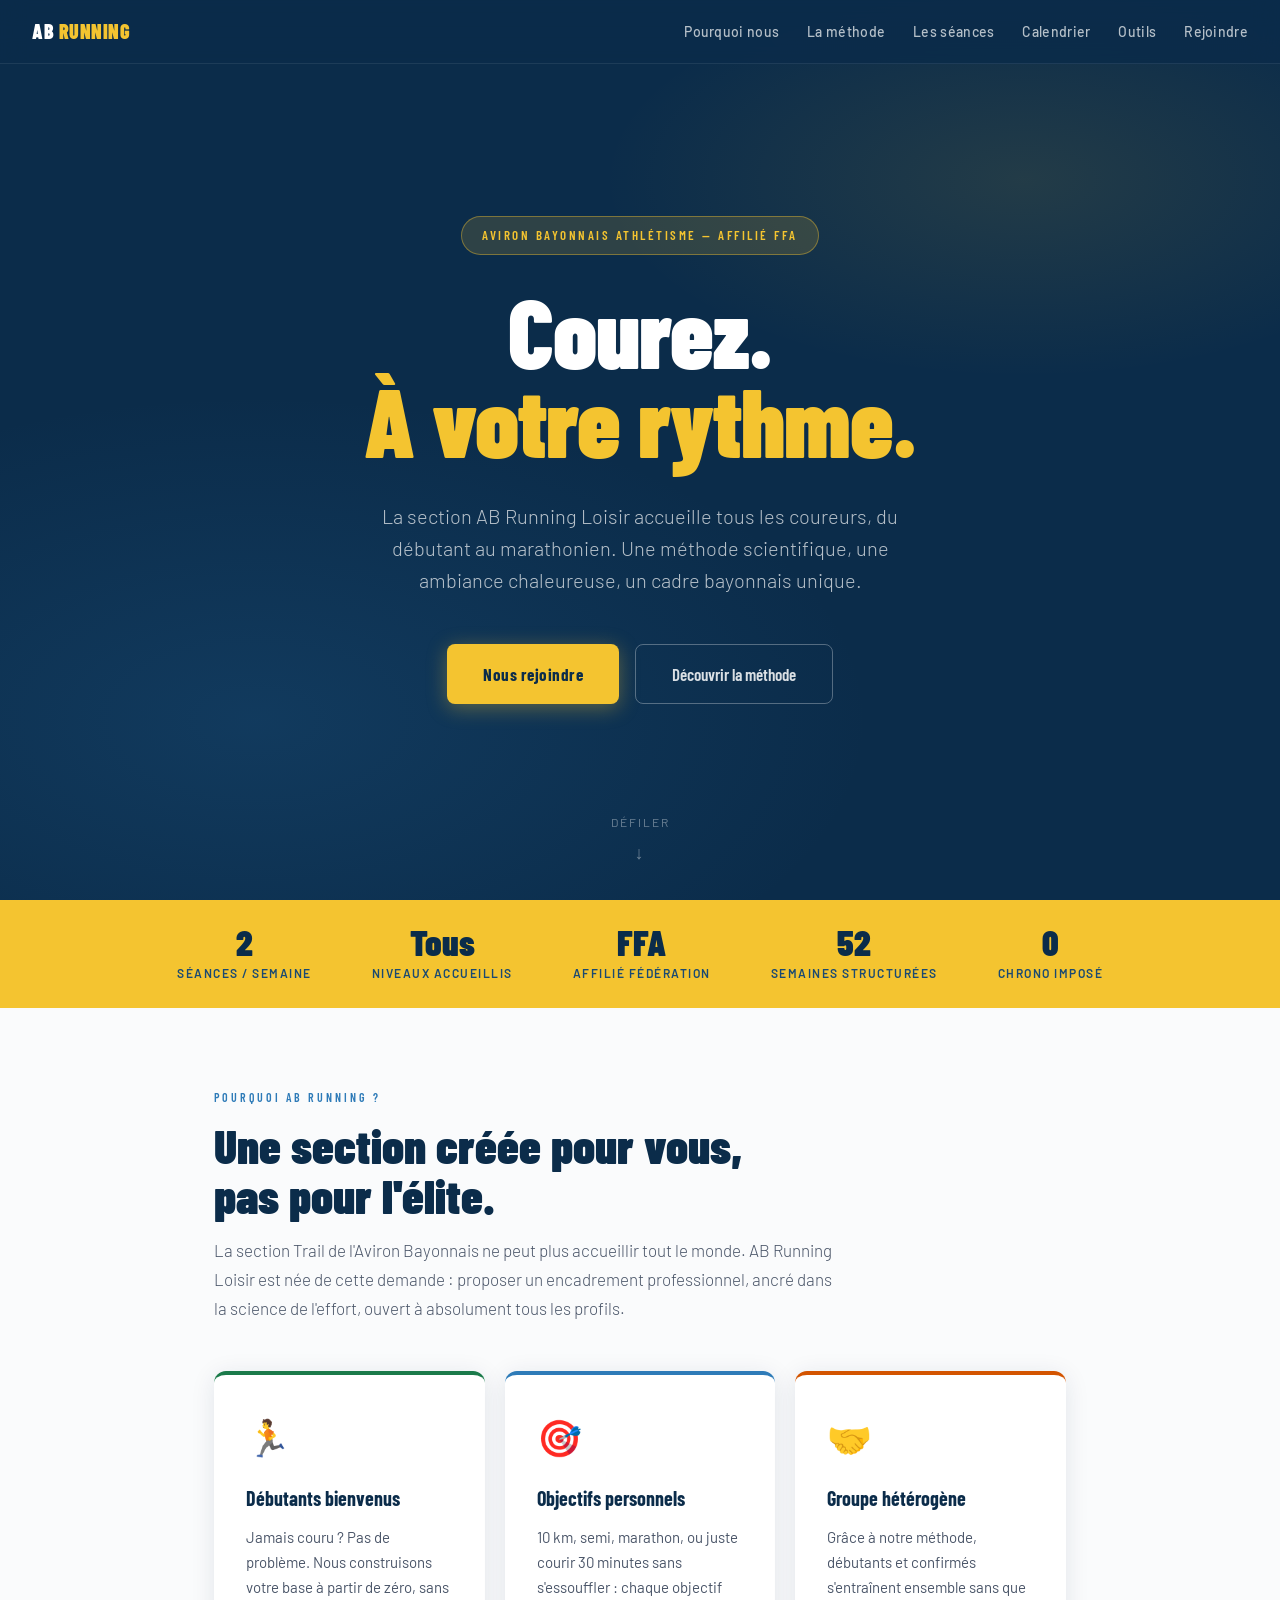
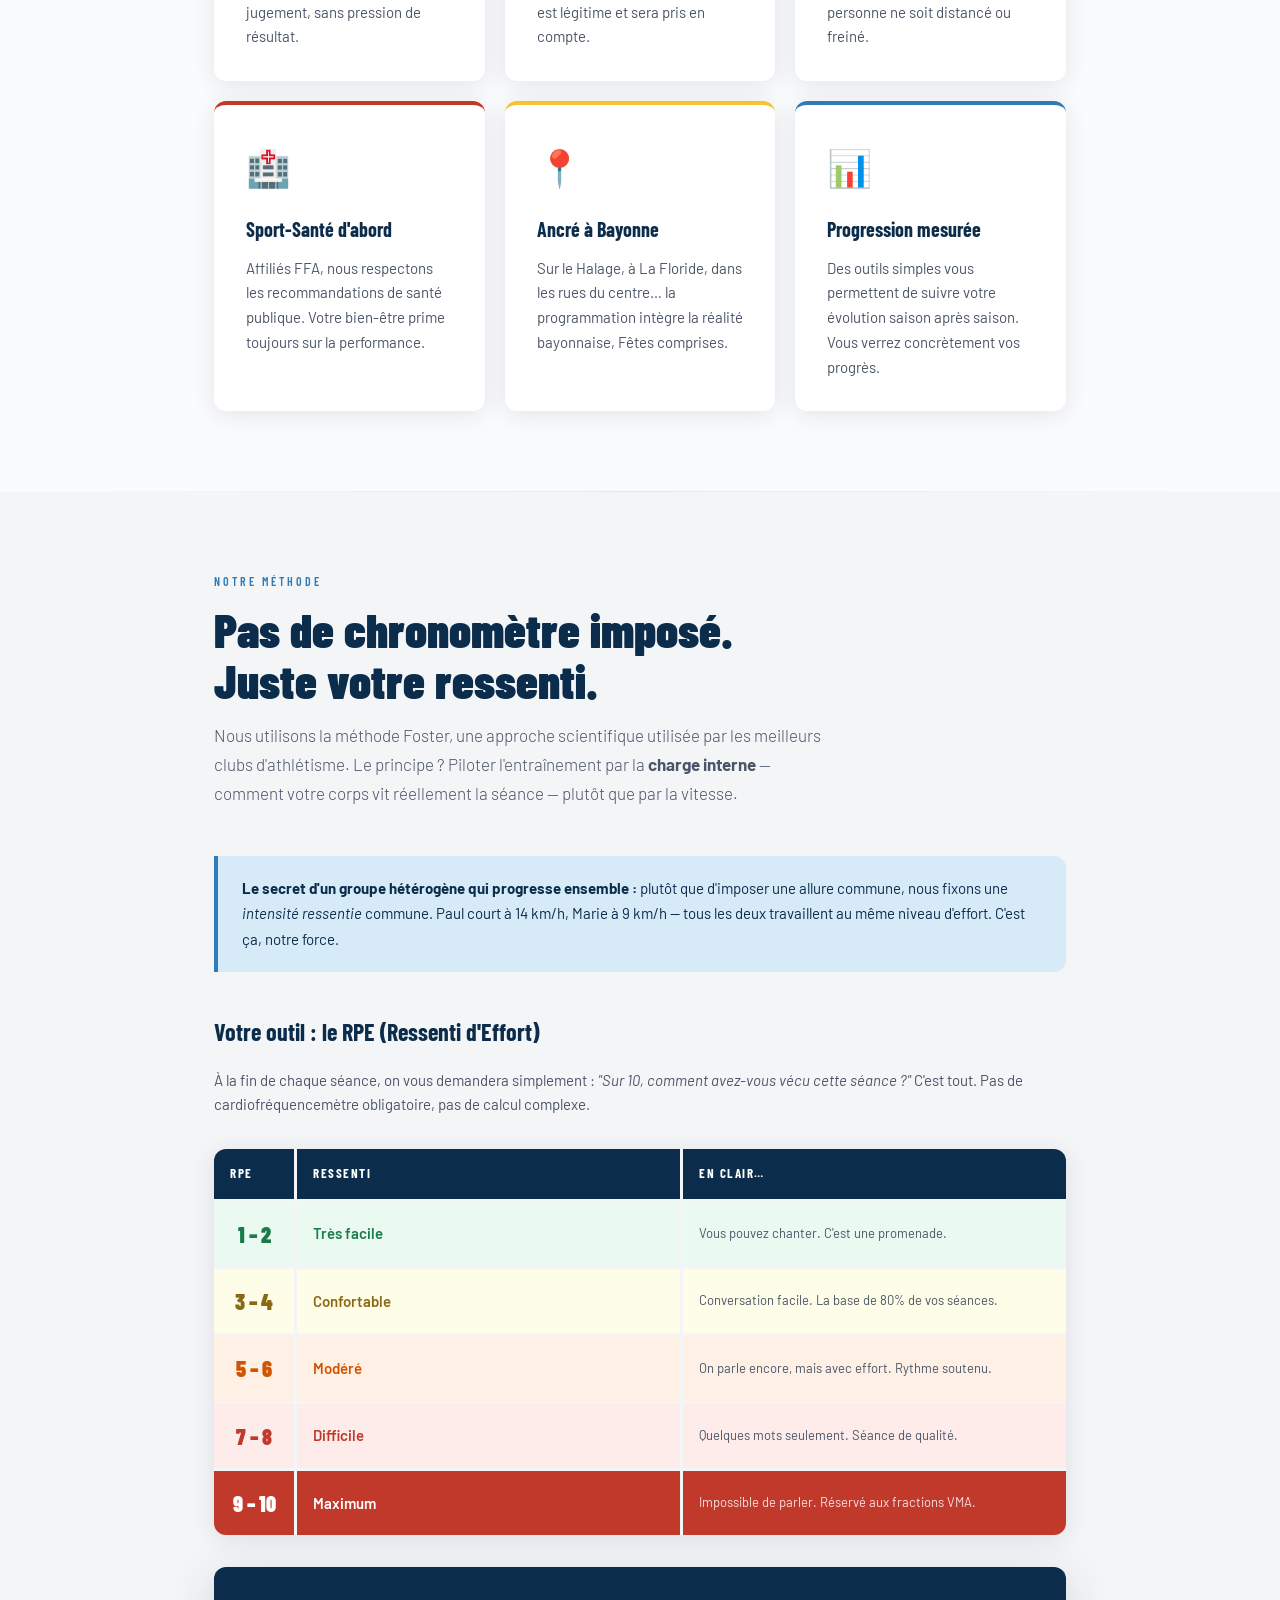
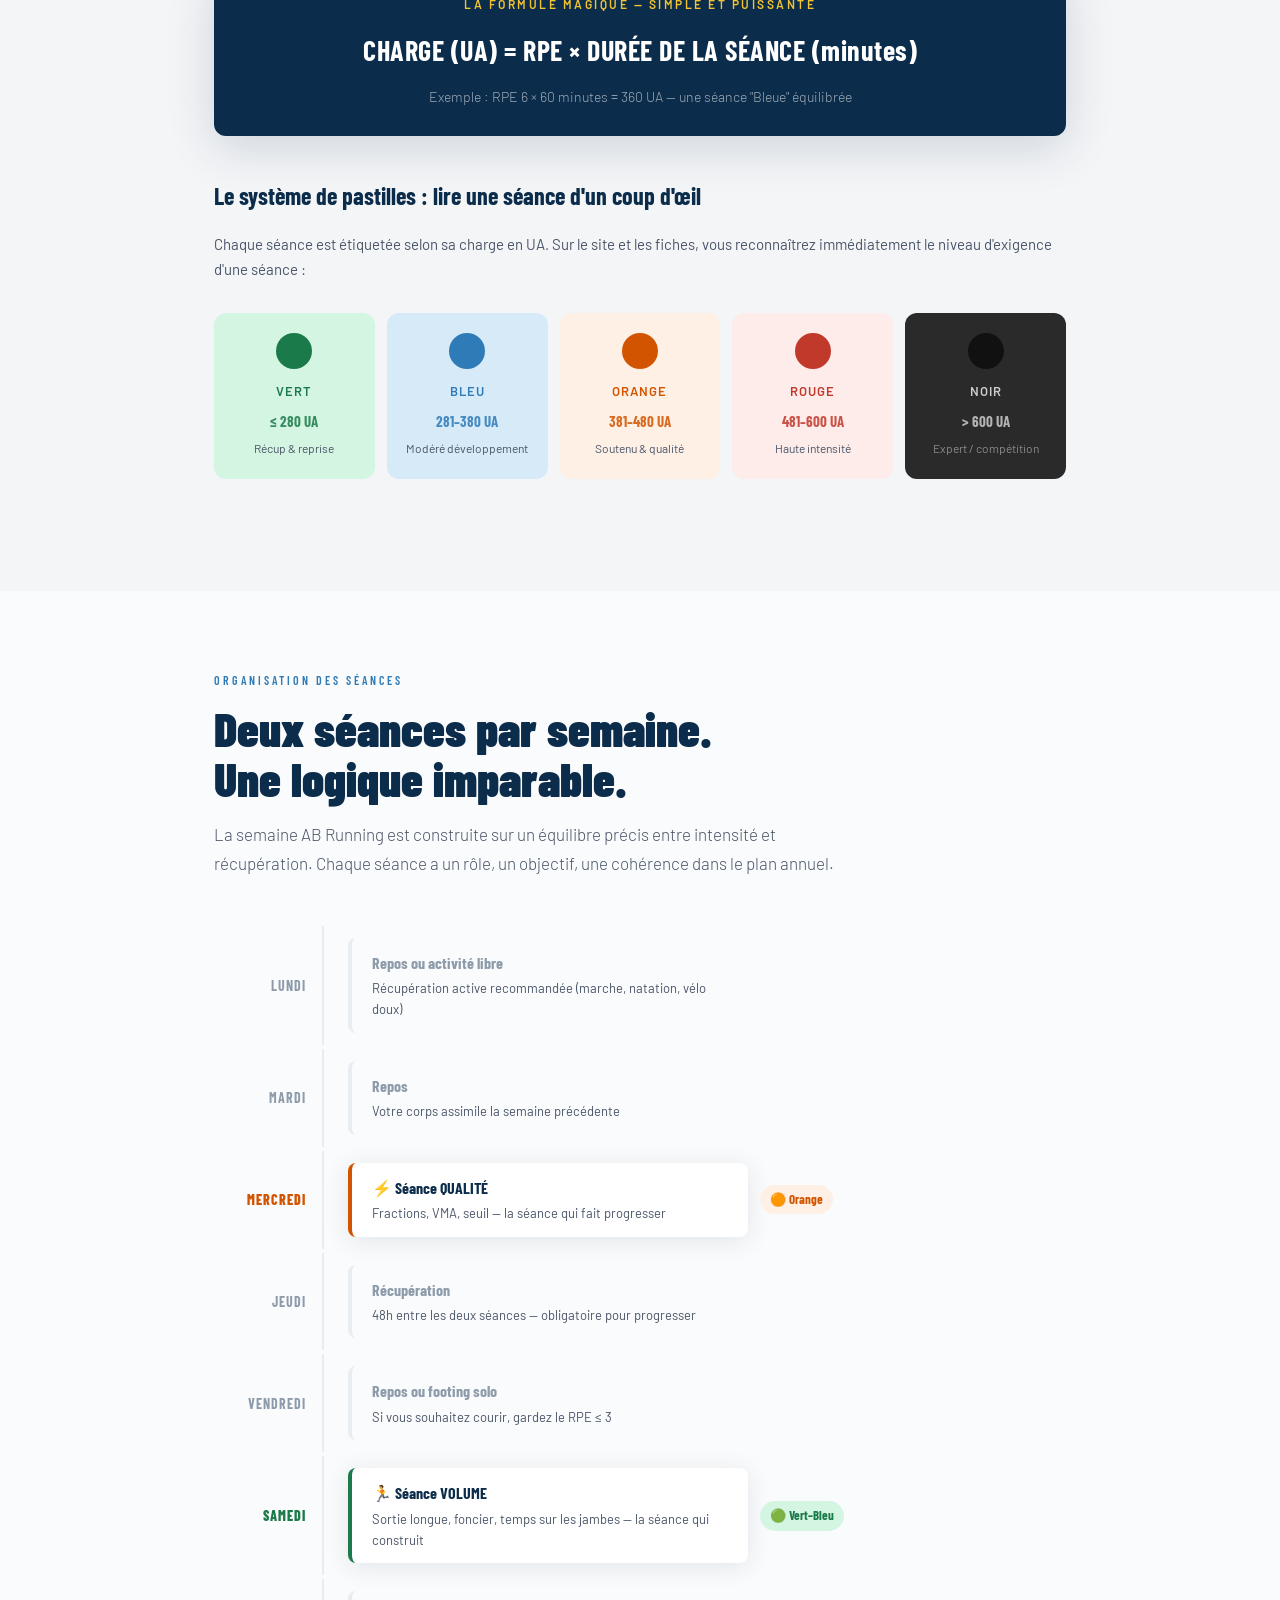
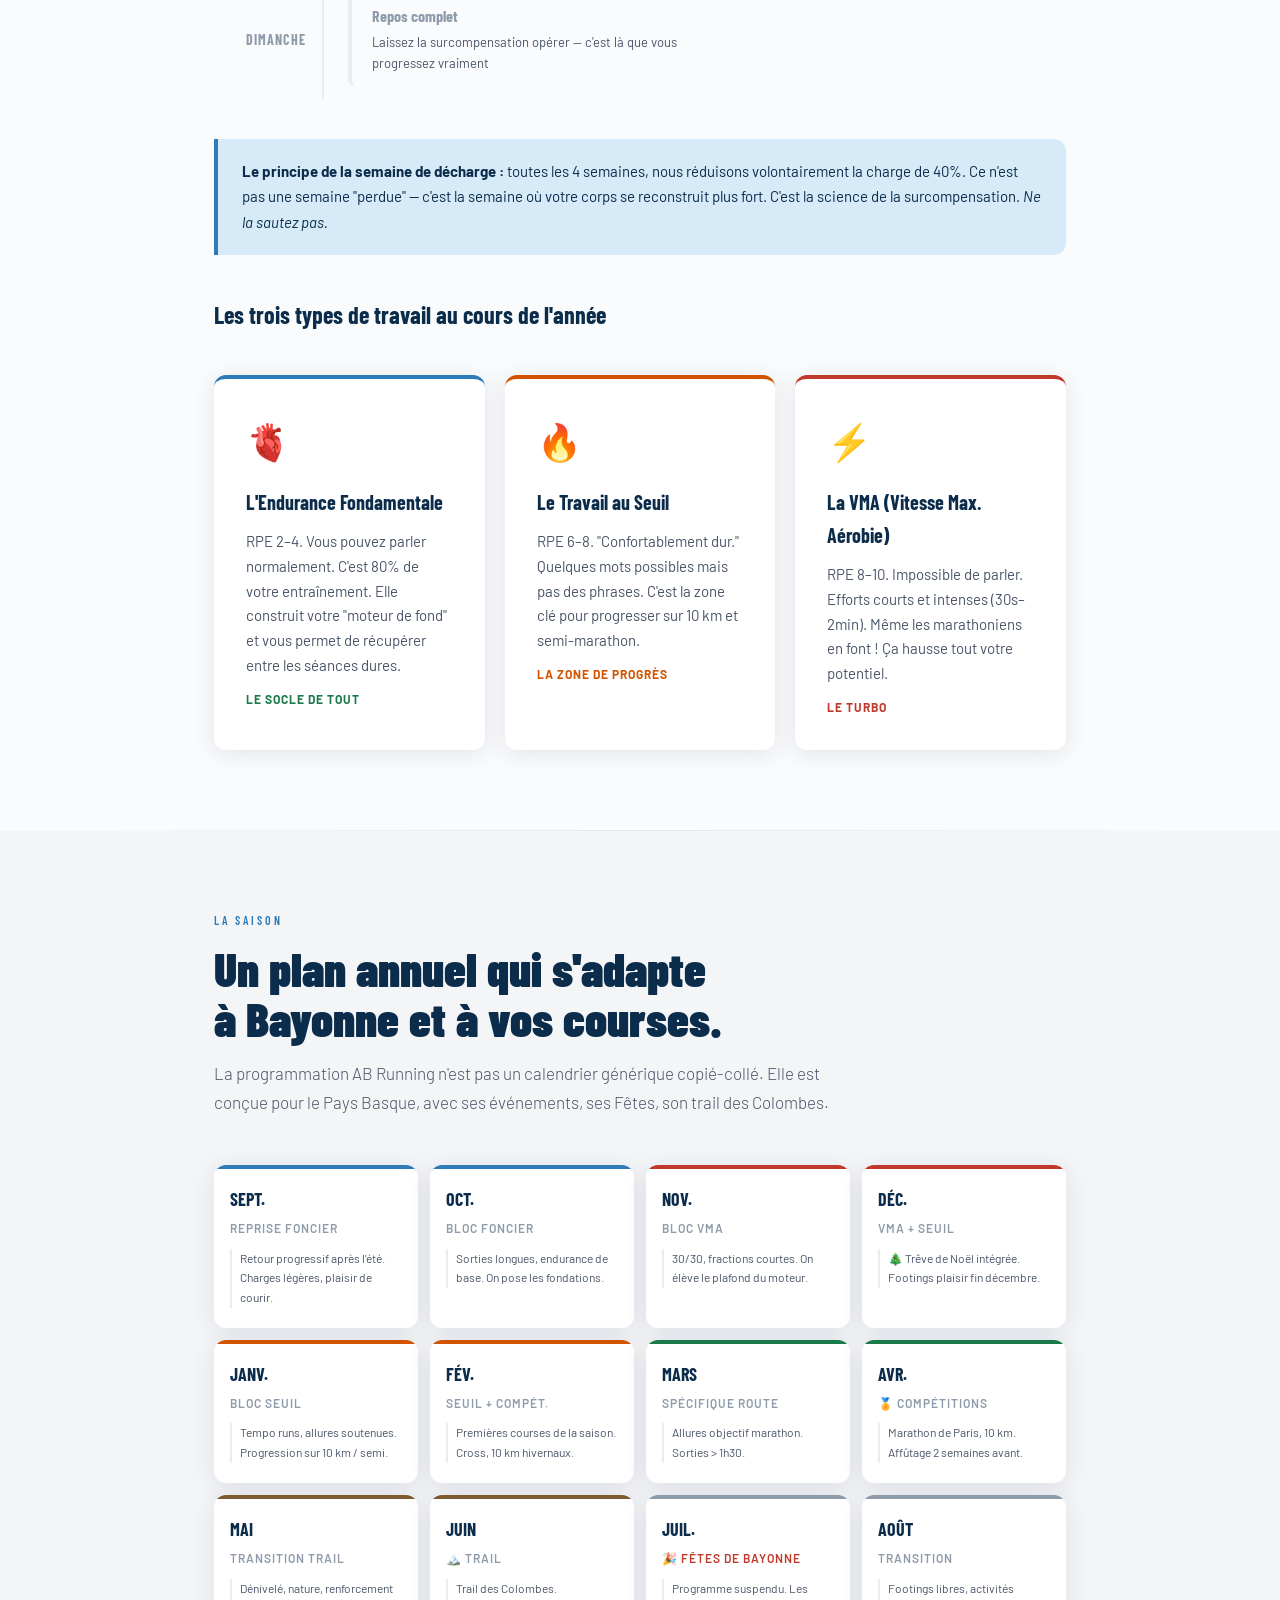
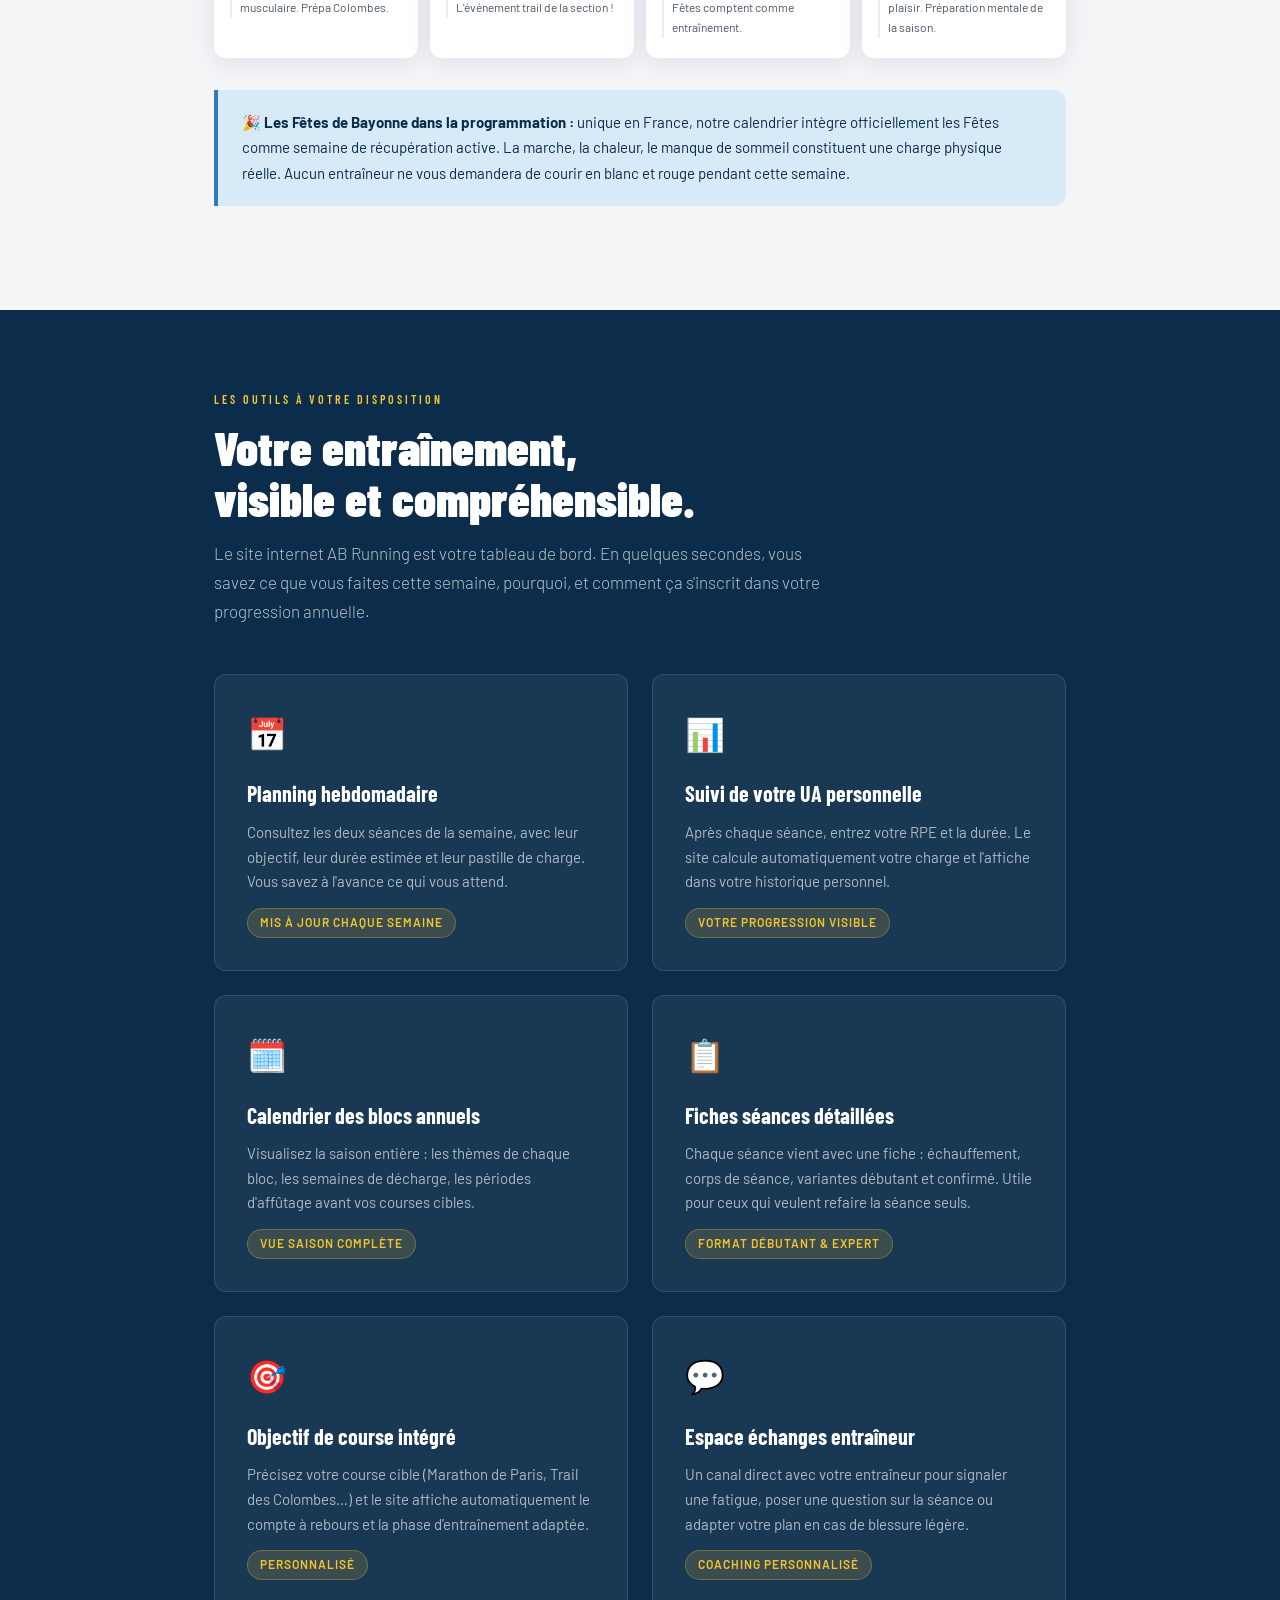
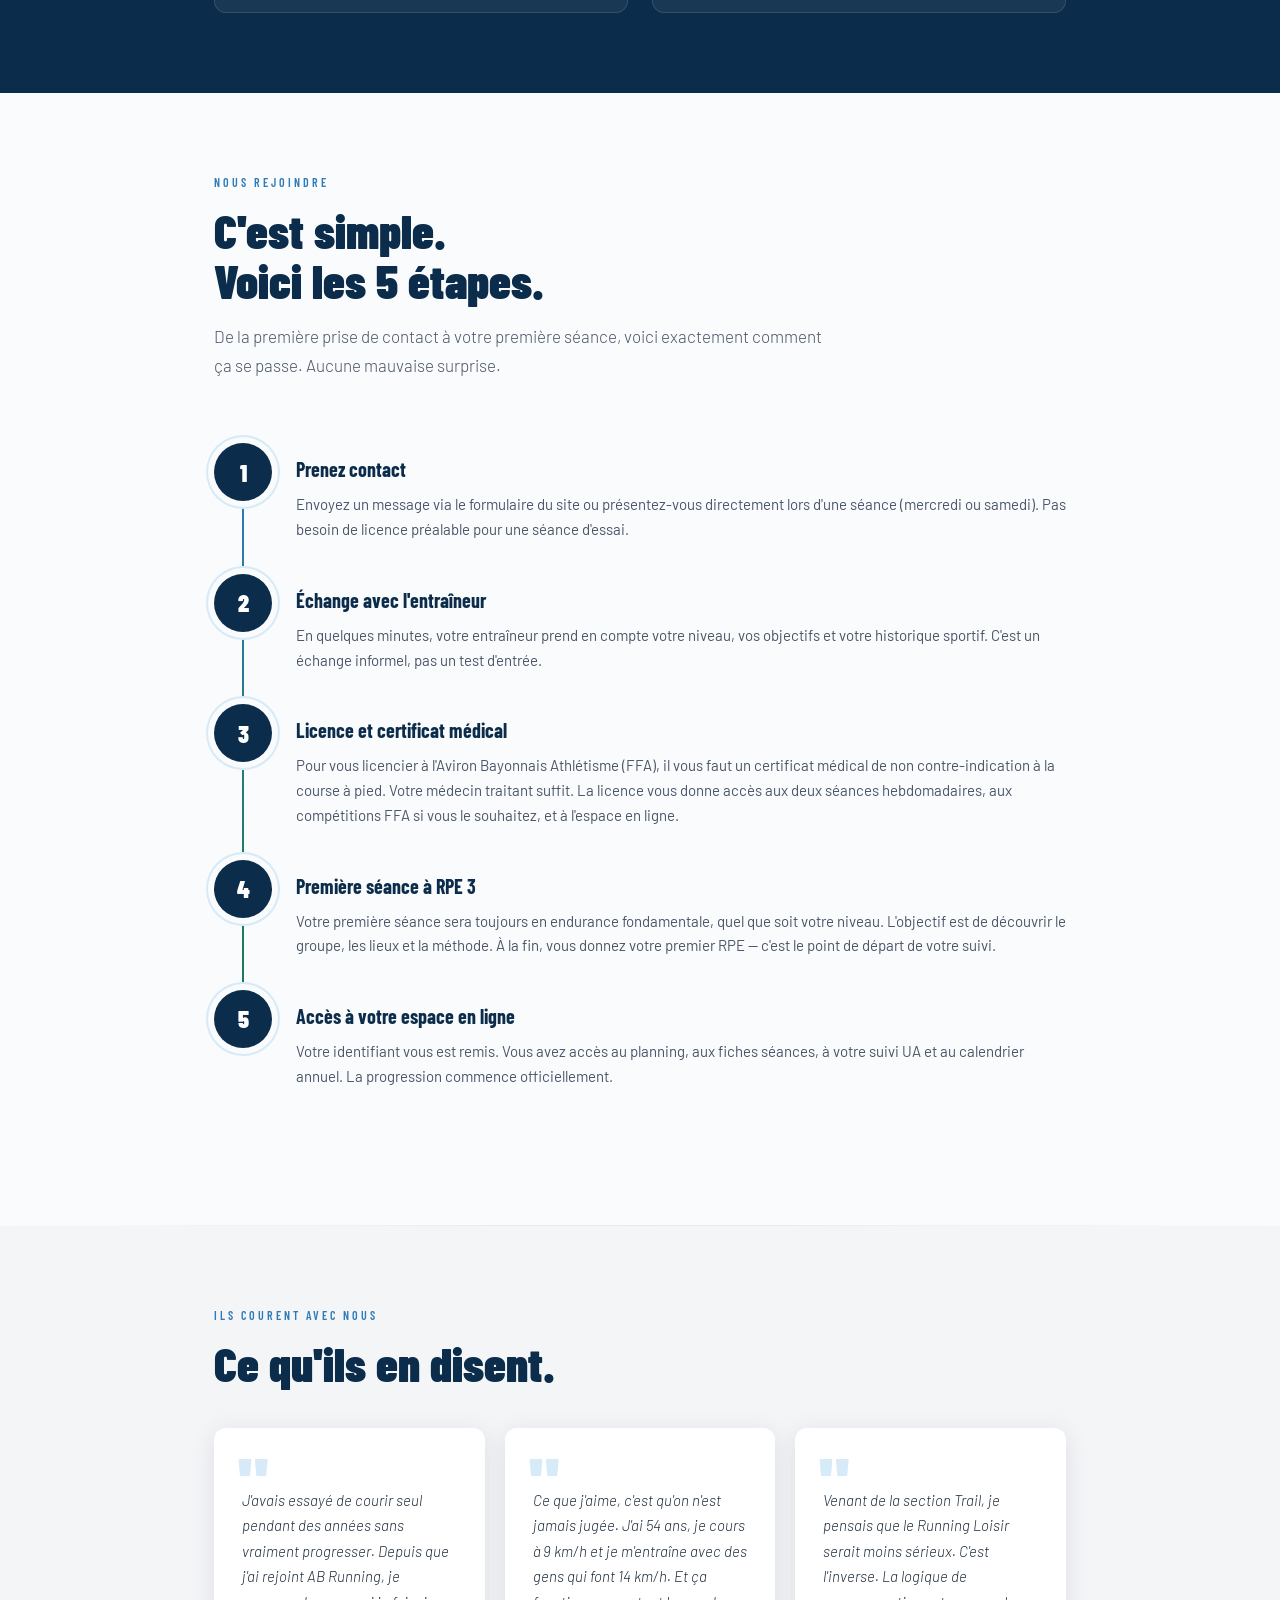
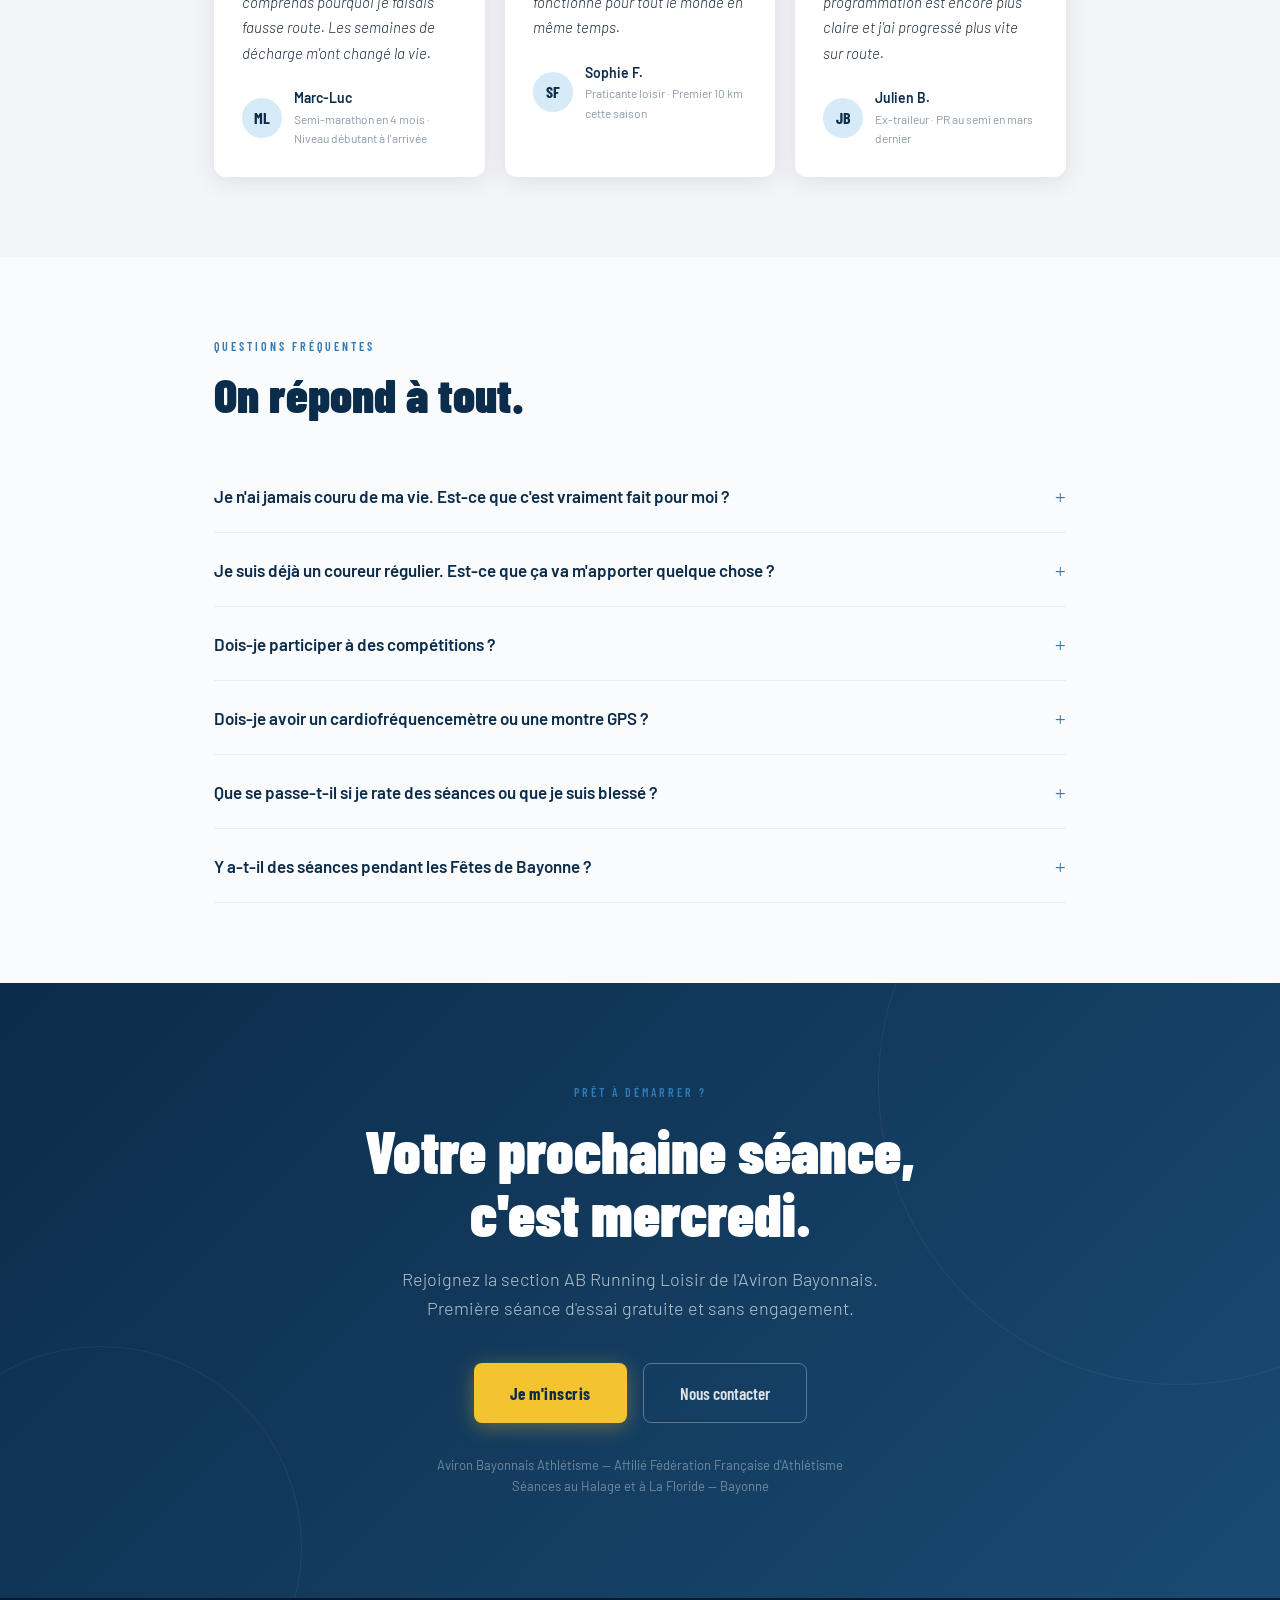
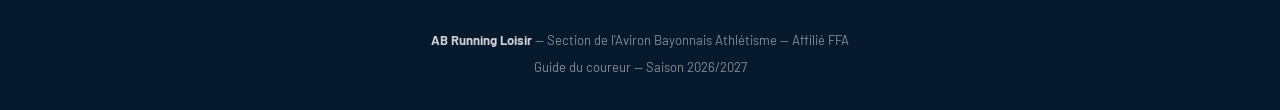
<file: Guide_Licencies_AB_Running.html>
<!-- MAJ 31/05/26 -->
<!DOCTYPE html>
<html lang="fr">
<head>
<meta charset="UTF-8">
<meta name="viewport" content="width=device-width, initial-scale=1.0">
<title>AB Running Loisir — Guide du Coureur</title>
<link href="https://fonts.googleapis.com/css2?family=Barlow+Condensed:wght@400;600;700;900&family=Barlow:ital,wght@0,300;0,400;0,500;0,600;1,300;1,400&display=swap" rel="stylesheet">
<style>
  :root {
    --bleu: #0B2C4A;
    --bleu-mid: #1A4A72;
    --bleu-light: #2E7BB8;
    --bleu-pale: #D6EAF8;
    --rouge: #C0392B;
    --rouge-pale: #FDECEA;
    --vert: #1B7A4A;
    --vert-pale: #D5F5E3;
    --orange: #D35400;
    --orange-pale: #FEF0E5;
    --jaune: #F4C430;
    --gris: #F4F5F7;
    --gris-mid: #8D9BAA;
    --blanc: #FFFFFF;
    --text: #1C2B3A;
    --text-light: #4A5568;
    --radius: 12px;
    --shadow: 0 4px 24px rgba(11,44,74,0.10);
    --shadow-lg: 0 12px 48px rgba(11,44,74,0.16);
  }

  * { margin: 0; padding: 0; box-sizing: border-box; }

  html { scroll-behavior: smooth; }

  body {
    font-family: 'Barlow', sans-serif;
    font-weight: 400;
    color: var(--text);
    background: #FAFBFC;
    line-height: 1.65;
  }

  /* ── HERO ─────────────────────────────────────── */
  .hero {
    background: var(--bleu);
    min-height: 100vh;
    display: flex;
    flex-direction: column;
    justify-content: center;
    align-items: center;
    text-align: center;
    padding: 80px 24px 60px;
    position: relative;
    overflow: hidden;
  }

  .hero::before {
    content: '';
    position: absolute;
    inset: 0;
    background:
      radial-gradient(ellipse 80% 60% at 20% 80%, rgba(46,123,184,0.18) 0%, transparent 60%),
      radial-gradient(ellipse 60% 40% at 80% 20%, rgba(244,196,48,0.10) 0%, transparent 55%);
  }

  .hero-badge {
    display: inline-block;
    background: rgba(244,196,48,0.15);
    border: 1px solid rgba(244,196,48,0.40);
    color: var(--jaune);
    font-family: 'Barlow Condensed', sans-serif;
    font-weight: 600;
    font-size: 13px;
    letter-spacing: 2.5px;
    text-transform: uppercase;
    padding: 8px 20px;
    border-radius: 40px;
    margin-bottom: 32px;
    position: relative;
    animation: fadeUp 0.6s ease both;
  }

  .hero-title {
    font-family: 'Barlow Condensed', sans-serif;
    font-weight: 900;
    font-size: clamp(52px, 10vw, 96px);
    line-height: 0.92;
    color: var(--blanc);
    letter-spacing: -1px;
    margin-bottom: 12px;
    position: relative;
    animation: fadeUp 0.7s ease 0.1s both;
  }

  .hero-title span {
    color: var(--jaune);
    display: block;
  }

  .hero-sub {
    font-size: 20px;
    font-weight: 300;
    color: rgba(255,255,255,0.70);
    max-width: 560px;
    margin: 24px auto 48px;
    position: relative;
    animation: fadeUp 0.8s ease 0.2s both;
    line-height: 1.6;
  }

  .hero-cta {
    display: flex;
    gap: 16px;
    flex-wrap: wrap;
    justify-content: center;
    position: relative;
    animation: fadeUp 0.9s ease 0.3s both;
  }

  .btn-primary {
    background: var(--jaune);
    color: var(--bleu);
    font-family: 'Barlow Condensed', sans-serif;
    font-weight: 700;
    font-size: 17px;
    letter-spacing: 0.5px;
    padding: 16px 36px;
    border-radius: 8px;
    text-decoration: none;
    border: none;
    cursor: pointer;
    transition: transform 0.2s, box-shadow 0.2s;
    box-shadow: 0 4px 20px rgba(244,196,48,0.35);
  }

  .btn-primary:hover {
    transform: translateY(-2px);
    box-shadow: 0 8px 30px rgba(244,196,48,0.45);
  }

  .btn-secondary {
    background: transparent;
    color: rgba(255,255,255,0.85);
    font-family: 'Barlow Condensed', sans-serif;
    font-weight: 600;
    font-size: 17px;
    padding: 15px 36px;
    border-radius: 8px;
    text-decoration: none;
    border: 1.5px solid rgba(255,255,255,0.30);
    cursor: pointer;
    transition: all 0.2s;
  }

  .btn-secondary:hover {
    border-color: rgba(255,255,255,0.70);
    color: #fff;
  }

  .hero-scroll {
    position: absolute;
    bottom: 32px;
    left: 50%;
    transform: translateX(-50%);
    color: rgba(255,255,255,0.40);
    font-size: 12px;
    letter-spacing: 2px;
    text-transform: uppercase;
    animation: bounce 2s infinite;
  }

  .hero-scroll::after {
    content: '↓';
    display: block;
    font-size: 18px;
    margin-top: 6px;
    text-align: center;
  }

  /* ── STATS BAR ────────────────────────────────── */
  .stats-bar {
    background: var(--jaune);
    padding: 24px 40px;
    display: flex;
    justify-content: center;
    gap: 60px;
    flex-wrap: wrap;
  }

  .stat-item {
    text-align: center;
  }

  .stat-num {
    font-family: 'Barlow Condensed', sans-serif;
    font-weight: 900;
    font-size: 36px;
    color: var(--bleu);
    line-height: 1;
  }

  .stat-label {
    font-size: 12px;
    font-weight: 600;
    letter-spacing: 1.5px;
    text-transform: uppercase;
    color: var(--bleu-mid);
    margin-top: 4px;
  }

  /* ── LAYOUT ───────────────────────────────────── */
  .container {
    max-width: 900px;
    margin: 0 auto;
    padding: 0 24px;
  }

  .section {
    padding: 80px 0;
  }

  .section-alt {
    background: var(--gris);
  }

  .section-dark {
    background: var(--bleu);
    color: var(--blanc);
  }

  /* ── SECTION HEADERS ──────────────────────────── */
  .section-eyebrow {
    font-family: 'Barlow Condensed', sans-serif;
    font-weight: 600;
    font-size: 12px;
    letter-spacing: 3px;
    text-transform: uppercase;
    color: var(--bleu-light);
    margin-bottom: 12px;
  }

  .section-dark .section-eyebrow {
    color: var(--jaune);
  }

  .section-title {
    font-family: 'Barlow Condensed', sans-serif;
    font-weight: 900;
    font-size: clamp(32px, 5vw, 48px);
    line-height: 1.05;
    color: var(--bleu);
    margin-bottom: 16px;
  }

  .section-dark .section-title {
    color: var(--blanc);
  }

  .section-intro {
    font-size: 17px;
    font-weight: 300;
    color: var(--text-light);
    max-width: 620px;
    line-height: 1.7;
    margin-bottom: 48px;
  }

  .section-dark .section-intro {
    color: rgba(255,255,255,0.70);
  }

  /* ── CARDS ────────────────────────────────────── */
  .cards-grid {
    display: grid;
    grid-template-columns: repeat(auto-fit, minmax(260px, 1fr));
    gap: 20px;
    margin-top: 40px;
  }

  .card {
    background: var(--blanc);
    border-radius: var(--radius);
    padding: 32px;
    box-shadow: var(--shadow);
    border-top: 4px solid var(--bleu-light);
    transition: transform 0.2s, box-shadow 0.2s;
  }

  .card:hover {
    transform: translateY(-4px);
    box-shadow: var(--shadow-lg);
  }

  .card-icon {
    font-size: 36px;
    margin-bottom: 16px;
    display: block;
  }

  .card-title {
    font-family: 'Barlow Condensed', sans-serif;
    font-weight: 700;
    font-size: 20px;
    color: var(--bleu);
    margin-bottom: 10px;
  }

  .card-text {
    font-size: 15px;
    color: var(--text-light);
    line-height: 1.65;
  }

  .card-vert { border-top-color: var(--vert); }
  .card-orange { border-top-color: var(--orange); }
  .card-rouge { border-top-color: var(--rouge); }
  .card-jaune { border-top-color: var(--jaune); }

  /* ── RPE TABLE ────────────────────────────────── */
  .rpe-grid {
    display: grid;
    grid-template-columns: 80px 1fr 1fr;
    gap: 3px;
    margin: 32px 0;
    border-radius: var(--radius);
    overflow: hidden;
    box-shadow: var(--shadow);
  }

  .rpe-header {
    font-family: 'Barlow Condensed', sans-serif;
    font-weight: 700;
    font-size: 13px;
    letter-spacing: 1.5px;
    text-transform: uppercase;
    background: var(--bleu);
    color: var(--blanc);
    padding: 14px 16px;
  }

  .rpe-row {
    display: contents;
  }

  .rpe-cell {
    padding: 14px 16px;
    font-size: 14px;
    background: var(--blanc);
    display: flex;
    align-items: center;
  }

  .rpe-num {
    font-family: 'Barlow Condensed', sans-serif;
    font-weight: 900;
    font-size: 22px;
    justify-content: center;
  }

  .rpe-name {
    font-weight: 600;
    font-size: 15px;
  }

  .bg-vert-pale { background: #EAFAF1; }
  .bg-jaune-pale { background: #FEFDE7; }
  .bg-orange-pale { background: #FEF0E5; }
  .bg-rouge-pale { background: #FDECEA; }
  .bg-rouge { background: var(--rouge); color: #fff; }

  /* ── PASTILLES ────────────────────────────────── */
  .pastille-row {
    display: flex;
    gap: 12px;
    margin: 32px 0;
    flex-wrap: wrap;
  }

  .pastille-card {
    flex: 1;
    min-width: 140px;
    border-radius: var(--radius);
    padding: 20px 16px;
    text-align: center;
  }

  .pastille-dot {
    width: 36px;
    height: 36px;
    border-radius: 50%;
    margin: 0 auto 12px;
  }

  .pastille-ua {
    font-family: 'Barlow Condensed', sans-serif;
    font-weight: 700;
    font-size: 15px;
    margin-top: 6px;
    opacity: 0.85;
  }

  .pastille-label {
    font-weight: 600;
    font-size: 13px;
    text-transform: uppercase;
    letter-spacing: 1px;
  }

  /* ── SEMAINE TYPE ──────────────────────────────── */
  .week-timeline {
    margin: 40px 0;
  }

  .week-day {
    display: grid;
    grid-template-columns: 110px 1fr;
    gap: 0;
    margin-bottom: 4px;
  }

  .week-day-label {
    font-family: 'Barlow Condensed', sans-serif;
    font-weight: 700;
    font-size: 14px;
    letter-spacing: 1px;
    text-transform: uppercase;
    color: var(--gris-mid);
    padding: 18px 0;
    padding-right: 16px;
    border-right: 2px solid #E8EDF2;
    display: flex;
    align-items: center;
    justify-content: flex-end;
  }

  .week-day-content {
    padding: 12px 0 12px 24px;
    display: flex;
    align-items: center;
    gap: 12px;
  }

  .week-session {
    background: var(--blanc);
    border-radius: 8px;
    padding: 12px 20px;
    box-shadow: var(--shadow);
    flex: 1;
    max-width: 400px;
    border-left: 4px solid var(--bleu-light);
  }

  .week-session.session-quality { border-left-color: var(--orange); }
  .week-session.session-long { border-left-color: var(--vert); }
  .week-session.session-rest { border-left-color: #E8EDF2; background: #FAFBFC; box-shadow: none; }

  .session-name {
    font-family: 'Barlow Condensed', sans-serif;
    font-weight: 700;
    font-size: 16px;
    color: var(--bleu);
  }

  .session-rest .session-name { color: var(--gris-mid); }

  .session-desc {
    font-size: 13px;
    color: var(--text-light);
    margin-top: 2px;
  }

  .session-ua {
    font-family: 'Barlow Condensed', sans-serif;
    font-weight: 700;
    font-size: 13px;
    padding: 4px 10px;
    border-radius: 20px;
    white-space: nowrap;
  }

  /* ── CALENDRIER ───────────────────────────────── */
  .cal-grid {
    display: grid;
    grid-template-columns: repeat(4, 1fr);
    gap: 12px;
    margin-top: 32px;
  }

  .cal-month {
    background: var(--blanc);
    border-radius: var(--radius);
    padding: 20px 16px;
    box-shadow: var(--shadow);
    position: relative;
    overflow: hidden;
  }

  .cal-month::before {
    content: '';
    position: absolute;
    top: 0; left: 0; right: 0;
    height: 4px;
    background: var(--bleu-light);
  }

  .cal-month.phase-foncier::before { background: #2E7BB8; }
  .cal-month.phase-vma::before { background: var(--rouge); }
  .cal-month.phase-seuil::before { background: var(--orange); }
  .cal-month.phase-comp::before { background: var(--vert); }
  .cal-month.phase-trail::before { background: #7D5A2F; }
  .cal-month.phase-relache::before { background: var(--gris-mid); }

  .cal-month-name {
    font-family: 'Barlow Condensed', sans-serif;
    font-weight: 700;
    font-size: 18px;
    color: var(--bleu);
    text-transform: uppercase;
  }

  .cal-phase {
    font-size: 12px;
    font-weight: 600;
    color: var(--gris-mid);
    text-transform: uppercase;
    letter-spacing: 1px;
    margin-top: 4px;
  }

  .cal-event {
    margin-top: 10px;
    font-size: 12px;
    color: var(--text-light);
    border-left: 2px solid #E8EDF2;
    padding-left: 8px;
  }

  /* ── OUTILS ───────────────────────────────────── */
  .outils-grid {
    display: grid;
    grid-template-columns: 1fr 1fr;
    gap: 24px;
    margin-top: 40px;
  }

  .outil-card {
    background: rgba(255,255,255,0.06);
    border: 1px solid rgba(255,255,255,0.12);
    border-radius: var(--radius);
    padding: 32px;
    transition: background 0.2s;
  }

  .outil-card:hover {
    background: rgba(255,255,255,0.10);
  }

  .outil-icon {
    font-size: 32px;
    margin-bottom: 16px;
  }

  .outil-title {
    font-family: 'Barlow Condensed', sans-serif;
    font-weight: 700;
    font-size: 22px;
    color: var(--blanc);
    margin-bottom: 8px;
  }

  .outil-text {
    font-size: 15px;
    color: rgba(255,255,255,0.65);
    line-height: 1.65;
  }

  .outil-tag {
    display: inline-block;
    margin-top: 14px;
    background: rgba(244,196,48,0.15);
    border: 1px solid rgba(244,196,48,0.30);
    color: var(--jaune);
    font-size: 12px;
    font-weight: 600;
    letter-spacing: 1px;
    text-transform: uppercase;
    padding: 4px 12px;
    border-radius: 20px;
  }

  /* ── FAQ / ACCORDION ──────────────────────────── */
  .faq-item {
    border-bottom: 1px solid #E8EDF2;
    overflow: hidden;
  }

  .faq-question {
    width: 100%;
    background: none;
    border: none;
    text-align: left;
    padding: 22px 0;
    cursor: pointer;
    display: flex;
    justify-content: space-between;
    align-items: center;
    font-family: 'Barlow', sans-serif;
    font-size: 17px;
    font-weight: 600;
    color: var(--bleu);
    gap: 16px;
  }

  .faq-question:hover { color: var(--bleu-light); }

  .faq-icon {
    font-family: 'Barlow Condensed', sans-serif;
    font-size: 24px;
    font-weight: 300;
    color: var(--bleu-light);
    flex-shrink: 0;
    transition: transform 0.3s;
  }

  .faq-answer {
    max-height: 0;
    overflow: hidden;
    transition: max-height 0.35s ease, padding 0.2s;
    padding: 0;
    font-size: 15px;
    color: var(--text-light);
    line-height: 1.7;
  }

  .faq-answer.open {
    max-height: 400px;
    padding-bottom: 22px;
  }

  .faq-icon.rotated { transform: rotate(45deg); }

  /* ── TÉMOIGNAGES ──────────────────────────────── */
  .temoignages-grid {
    display: grid;
    grid-template-columns: repeat(auto-fit, minmax(260px, 1fr));
    gap: 20px;
    margin-top: 40px;
  }

  .temoignage {
    background: var(--blanc);
    border-radius: var(--radius);
    padding: 28px;
    box-shadow: var(--shadow);
    position: relative;
  }

  .temoignage::before {
    content: '"';
    position: absolute;
    top: 16px;
    left: 24px;
    font-family: 'Barlow Condensed', sans-serif;
    font-size: 72px;
    font-weight: 900;
    color: var(--bleu-pale);
    line-height: 1;
  }

  .temoignage-text {
    font-size: 15px;
    font-weight: 300;
    font-style: italic;
    color: var(--text);
    line-height: 1.7;
    margin-top: 32px;
  }

  .temoignage-author {
    margin-top: 20px;
    display: flex;
    align-items: center;
    gap: 12px;
  }

  .author-avatar {
    width: 40px;
    height: 40px;
    border-radius: 50%;
    background: var(--bleu-pale);
    display: flex;
    align-items: center;
    justify-content: center;
    font-family: 'Barlow Condensed', sans-serif;
    font-weight: 700;
    font-size: 16px;
    color: var(--bleu);
    flex-shrink: 0;
  }

  .author-name {
    font-weight: 600;
    font-size: 14px;
    color: var(--bleu);
  }

  .author-desc {
    font-size: 12px;
    color: var(--gris-mid);
  }

  /* ── CTA FINAL ────────────────────────────────── */
  .cta-section {
    background: linear-gradient(135deg, var(--bleu) 0%, var(--bleu-mid) 100%);
    padding: 100px 24px;
    text-align: center;
    position: relative;
    overflow: hidden;
  }

  .cta-section::before {
    content: '';
    position: absolute;
    width: 600px;
    height: 600px;
    border: 1px solid rgba(255,255,255,0.06);
    border-radius: 50%;
    top: -200px;
    right: -200px;
  }

  .cta-section::after {
    content: '';
    position: absolute;
    width: 400px;
    height: 400px;
    border: 1px solid rgba(255,255,255,0.06);
    border-radius: 50%;
    bottom: -150px;
    left: -100px;
  }

  .cta-title {
    font-family: 'Barlow Condensed', sans-serif;
    font-weight: 900;
    font-size: clamp(36px, 6vw, 60px);
    color: var(--blanc);
    line-height: 1.05;
    margin-bottom: 20px;
    position: relative;
  }

  .cta-sub {
    font-size: 18px;
    font-weight: 300;
    color: rgba(255,255,255,0.70);
    max-width: 500px;
    margin: 0 auto 40px;
    line-height: 1.6;
  }

  /* ── HIGHLIGHT BOX ────────────────────────────── */
  .highlight {
    background: var(--bleu-pale);
    border-left: 4px solid var(--bleu-light);
    border-radius: 0 var(--radius) var(--radius) 0;
    padding: 20px 24px;
    margin: 24px 0;
    font-size: 15px;
    color: var(--bleu);
    line-height: 1.7;
  }

  .highlight strong { color: var(--bleu); font-weight: 700; }

  /* ── FORMULA BOX ──────────────────────────────── */
  .formula-box {
    background: var(--bleu);
    color: var(--blanc);
    border-radius: var(--radius);
    padding: 28px 36px;
    text-align: center;
    margin: 32px 0;
    box-shadow: var(--shadow-lg);
  }

  .formula-label {
    font-size: 12px;
    font-weight: 600;
    letter-spacing: 2.5px;
    text-transform: uppercase;
    color: var(--jaune);
    margin-bottom: 12px;
  }

  .formula-text {
    font-family: 'Barlow Condensed', sans-serif;
    font-weight: 700;
    font-size: 28px;
    color: var(--blanc);
    letter-spacing: 0.5px;
  }

  .formula-sub {
    margin-top: 12px;
    font-size: 14px;
    color: rgba(255,255,255,0.60);
    font-weight: 300;
  }

  /* ── NAV ──────────────────────────────────────── */
  nav {
    position: fixed;
    top: 0;
    left: 0;
    right: 0;
    z-index: 100;
    padding: 0 32px;
    height: 64px;
    display: flex;
    align-items: center;
    justify-content: space-between;
    background: rgba(11,44,74,0.92);
    backdrop-filter: blur(12px);
    -webkit-backdrop-filter: blur(12px);
    border-bottom: 1px solid rgba(255,255,255,0.08);
    transition: background 0.3s;
  }

  .nav-logo {
    font-family: 'Barlow Condensed', sans-serif;
    font-weight: 900;
    font-size: 20px;
    color: var(--blanc);
    letter-spacing: 0.5px;
  }

  .nav-logo span { color: var(--jaune); }

  .nav-links {
    display: flex;
    gap: 28px;
    list-style: none;
  }

  .nav-links a {
    font-size: 14px;
    font-weight: 500;
    color: rgba(255,255,255,0.70);
    text-decoration: none;
    letter-spacing: 0.3px;
    transition: color 0.2s;
  }

  .nav-links a:hover { color: var(--blanc); }

  /* ── DIVIDER ──────────────────────────────────── */
  .divider {
    height: 1px;
    background: linear-gradient(90deg, transparent, #E0E8F0, transparent);
    margin: 0;
  }

  /* ── FOOTER ───────────────────────────────────── */
  footer {
    background: #07192D;
    color: rgba(255,255,255,0.50);
    text-align: center;
    padding: 32px 24px;
    font-size: 13px;
  }

  footer strong { color: rgba(255,255,255,0.80); }

  /* ── ANIMATIONS ───────────────────────────────── */
  @keyframes fadeUp {
    from { opacity: 0; transform: translateY(24px); }
    to   { opacity: 1; transform: translateY(0); }
  }

  @keyframes bounce {
    0%, 100% { transform: translateX(-50%) translateY(0); }
    50%       { transform: translateX(-50%) translateY(8px); }
  }

  /* ── RESPONSIVE ───────────────────────────────── */
  @media (max-width: 680px) {
    nav { display: none; }
    .hero { padding-top: 60px; }
    .stats-bar { gap: 30px; padding: 20px 24px; }
    .outils-grid { grid-template-columns: 1fr; }
    .cal-grid { grid-template-columns: repeat(2, 1fr); }
    .week-day { grid-template-columns: 80px 1fr; }
    .nav-links { display: none; }
  }

  /* ── PROCESS STEPS ────────────────────────────── */
  .steps {
    display: flex;
    flex-direction: column;
    gap: 0;
    margin: 40px 0;
    position: relative;
  }

  .steps::before {
    content: '';
    position: absolute;
    left: 28px;
    top: 56px;
    bottom: 56px;
    width: 2px;
    background: linear-gradient(to bottom, var(--bleu-light), var(--vert));
  }

  .step {
    display: flex;
    gap: 24px;
    align-items: flex-start;
    padding: 16px 0;
  }

  .step-num {
    width: 58px;
    height: 58px;
    border-radius: 50%;
    background: var(--bleu);
    color: var(--blanc);
    font-family: 'Barlow Condensed', sans-serif;
    font-weight: 900;
    font-size: 24px;
    display: flex;
    align-items: center;
    justify-content: center;
    flex-shrink: 0;
    box-shadow: 0 0 0 6px #FAFBFC, 0 0 0 8px var(--bleu-pale);
    z-index: 1;
  }

  .step-content {
    padding-top: 10px;
    flex: 1;
  }

  .step-title {
    font-family: 'Barlow Condensed', sans-serif;
    font-weight: 700;
    font-size: 20px;
    color: var(--bleu);
    margin-bottom: 6px;
  }

  .step-text {
    font-size: 15px;
    color: var(--text-light);
    line-height: 1.65;
  }
</style>
</head>
<body>

<!-- NAV -->
<nav>
  <div class="nav-logo">AB <span>RUNNING</span></div>
  <ul class="nav-links">
    <li><a href="#pourquoi">Pourquoi nous</a></li>
    <li><a href="#methode">La méthode</a></li>
    <li><a href="#seances">Les séances</a></li>
    <li><a href="#calendrier">Calendrier</a></li>
    <li><a href="#outils">Outils</a></li>
    <li><a href="#rejoindre">Rejoindre</a></li>
  </ul>
</nav>

<!-- HERO -->
<section class="hero">
  <div class="hero-badge">Aviron Bayonnais Athlétisme — Affilié FFA</div>
  <h1 class="hero-title">
    Courez.<br>
    <span>À votre rythme.</span>
  </h1>
  <p class="hero-sub">La section AB Running Loisir accueille tous les coureurs, du débutant au marathonien. Une méthode scientifique, une ambiance chaleureuse, un cadre bayonnais unique.</p>
  <div class="hero-cta">
    <a href="#rejoindre" class="btn-primary">Nous rejoindre</a>
    <a href="#methode" class="btn-secondary">Découvrir la méthode</a>
  </div>
  <div class="hero-scroll">Défiler</div>
</section>

<!-- STATS BAR -->
<div class="stats-bar">
  <div class="stat-item">
    <div class="stat-num">2</div>
    <div class="stat-label">Séances / semaine</div>
  </div>
  <div class="stat-item">
    <div class="stat-num">Tous</div>
    <div class="stat-label">Niveaux accueillis</div>
  </div>
  <div class="stat-item">
    <div class="stat-num">FFA</div>
    <div class="stat-label">Affilié Fédération</div>
  </div>
  <div class="stat-item">
    <div class="stat-num">52</div>
    <div class="stat-label">Semaines structurées</div>
  </div>
  <div class="stat-item">
    <div class="stat-num">0</div>
    <div class="stat-label">Chrono imposé</div>
  </div>
</div>

<!-- POURQUOI NOUS -->
<section class="section" id="pourquoi">
  <div class="container">
    <p class="section-eyebrow">Pourquoi AB Running ?</p>
    <h2 class="section-title">Une section créée pour vous,<br>pas pour l'élite.</h2>
    <p class="section-intro">La section Trail de l'Aviron Bayonnais ne peut plus accueillir tout le monde. AB Running Loisir est née de cette demande : proposer un encadrement professionnel, ancré dans la science de l'effort, ouvert à absolument tous les profils.</p>

    <div class="cards-grid">
      <div class="card card-vert">
        <span class="card-icon">🏃</span>
        <div class="card-title">Débutants bienvenus</div>
        <p class="card-text">Jamais couru ? Pas de problème. Nous construisons votre base à partir de zéro, sans jugement, sans pression de résultat.</p>
      </div>
      <div class="card">
        <span class="card-icon">🎯</span>
        <div class="card-title">Objectifs personnels</div>
        <p class="card-text">10 km, semi, marathon, ou juste courir 30 minutes sans s'essouffler : chaque objectif est légitime et sera pris en compte.</p>
      </div>
      <div class="card card-orange">
        <span class="card-icon">🤝</span>
        <div class="card-title">Groupe hétérogène</div>
        <p class="card-text">Grâce à notre méthode, débutants et confirmés s'entraînent ensemble sans que personne ne soit distancé ou freiné.</p>
      </div>
      <div class="card card-rouge">
        <span class="card-icon">🏥</span>
        <div class="card-title">Sport-Santé d'abord</div>
        <p class="card-text">Affiliés FFA, nous respectons les recommandations de santé publique. Votre bien-être prime toujours sur la performance.</p>
      </div>
      <div class="card card-jaune">
        <span class="card-icon">📍</span>
        <div class="card-title">Ancré à Bayonne</div>
        <p class="card-text">Sur le Halage, à La Floride, dans les rues du centre… la programmation intègre la réalité bayonnaise, Fêtes comprises.</p>
      </div>
      <div class="card">
        <span class="card-icon">📊</span>
        <div class="card-title">Progression mesurée</div>
        <p class="card-text">Des outils simples vous permettent de suivre votre évolution saison après saison. Vous verrez concrètement vos progrès.</p>
      </div>
    </div>
  </div>
</section>

<div class="divider"></div>

<!-- LA MÉTHODE -->
<section class="section section-alt" id="methode">
  <div class="container">
    <p class="section-eyebrow">Notre méthode</p>
    <h2 class="section-title">Pas de chronomètre imposé.<br>Juste votre ressenti.</h2>
    <p class="section-intro">Nous utilisons la méthode Foster, une approche scientifique utilisée par les meilleurs clubs d'athlétisme. Le principe ? Piloter l'entraînement par la <strong>charge interne</strong> — comment votre corps vit réellement la séance — plutôt que par la vitesse.</p>

    <div class="highlight">
      <strong>Le secret d'un groupe hétérogène qui progresse ensemble :</strong> plutôt que d'imposer une allure commune, nous fixons une <em>intensité ressentie</em> commune. Paul court à 14 km/h, Marie à 9 km/h — tous les deux travaillent au même niveau d'effort. C'est ça, notre force.
    </div>

    <h3 style="font-family:'Barlow Condensed',sans-serif; font-size:24px; font-weight:700; color:var(--bleu); margin: 40px 0 16px;">Votre outil : le RPE (Ressenti d'Effort)</h3>
    <p style="font-size:15px; color:var(--text-light); margin-bottom:8px;">À la fin de chaque séance, on vous demandera simplement : <em>"Sur 10, comment avez-vous vécu cette séance ?"</em> C'est tout. Pas de cardiofréquencemètre obligatoire, pas de calcul complexe.</p>

    <div class="rpe-grid">
      <div class="rpe-header">RPE</div>
      <div class="rpe-header">Ressenti</div>
      <div class="rpe-header">En clair…</div>

      <div class="rpe-cell rpe-num bg-vert-pale" style="color:var(--vert); font-weight:900;">1 – 2</div>
      <div class="rpe-cell rpe-name bg-vert-pale" style="color:var(--vert);">Très facile</div>
      <div class="rpe-cell bg-vert-pale" style="font-size:13px; color:var(--text-light);">Vous pouvez chanter. C'est une promenade.</div>

      <div class="rpe-cell rpe-num bg-jaune-pale" style="color:#8B6914; font-weight:900;">3 – 4</div>
      <div class="rpe-cell rpe-name bg-jaune-pale" style="color:#8B6914;">Confortable</div>
      <div class="rpe-cell bg-jaune-pale" style="font-size:13px; color:var(--text-light);">Conversation facile. La base de 80% de vos séances.</div>

      <div class="rpe-cell rpe-num bg-orange-pale" style="color:var(--orange); font-weight:900;">5 – 6</div>
      <div class="rpe-cell rpe-name bg-orange-pale" style="color:var(--orange);">Modéré</div>
      <div class="rpe-cell bg-orange-pale" style="font-size:13px; color:var(--text-light);">On parle encore, mais avec effort. Rythme soutenu.</div>

      <div class="rpe-cell rpe-num bg-rouge-pale" style="color:var(--rouge); font-weight:900;">7 – 8</div>
      <div class="rpe-cell rpe-name bg-rouge-pale" style="color:var(--rouge);">Difficile</div>
      <div class="rpe-cell bg-rouge-pale" style="font-size:13px; color:var(--text-light);">Quelques mots seulement. Séance de qualité.</div>

      <div class="rpe-cell rpe-num bg-rouge" style="font-weight:900;">9 – 10</div>
      <div class="rpe-cell rpe-name bg-rouge" style="color:#fff;">Maximum</div>
      <div class="rpe-cell bg-rouge" style="font-size:13px; color:rgba(255,255,255,0.85);">Impossible de parler. Réservé aux fractions VMA.</div>
    </div>

    <div class="formula-box">
      <div class="formula-label">La formule magique — simple et puissante</div>
      <div class="formula-text">CHARGE (UA) = RPE × DURÉE DE LA SÉANCE (minutes)</div>
      <div class="formula-sub">Exemple : RPE 6 × 60 minutes = 360 UA — une séance "Bleue" équilibrée</div>
    </div>

    <h3 style="font-family:'Barlow Condensed',sans-serif; font-size:24px; font-weight:700; color:var(--bleu); margin:40px 0 16px;">Le système de pastilles : lire une séance d'un coup d'œil</h3>
    <p style="font-size:15px; color:var(--text-light); margin-bottom:8px;">Chaque séance est étiquetée selon sa charge en UA. Sur le site et les fiches, vous reconnaîtrez immédiatement le niveau d'exigence d'une séance :</p>

    <div class="pastille-row">
      <div class="pastille-card" style="background:var(--vert-pale);">
        <div class="pastille-dot" style="background:var(--vert);"></div>
        <div class="pastille-label" style="color:var(--vert);">Vert</div>
        <div class="pastille-ua" style="color:var(--vert);">≤ 280 UA</div>
        <div style="font-size:12px; color:var(--text-light); margin-top:6px;">Récup &amp; reprise</div>
      </div>
      <div class="pastille-card" style="background:var(--bleu-pale);">
        <div class="pastille-dot" style="background:var(--bleu-light);"></div>
        <div class="pastille-label" style="color:var(--bleu-light);">Bleu</div>
        <div class="pastille-ua" style="color:var(--bleu-light);">281–380 UA</div>
        <div style="font-size:12px; color:var(--text-light); margin-top:6px;">Modéré développement</div>
      </div>
      <div class="pastille-card" style="background:var(--orange-pale);">
        <div class="pastille-dot" style="background:var(--orange);"></div>
        <div class="pastille-label" style="color:var(--orange);">Orange</div>
        <div class="pastille-ua" style="color:var(--orange);">381–480 UA</div>
        <div style="font-size:12px; color:var(--text-light); margin-top:6px;">Soutenu &amp; qualité</div>
      </div>
      <div class="pastille-card" style="background:var(--rouge-pale);">
        <div class="pastille-dot" style="background:var(--rouge);"></div>
        <div class="pastille-label" style="color:var(--rouge);">Rouge</div>
        <div class="pastille-ua" style="color:var(--rouge);">481–600 UA</div>
        <div style="font-size:12px; color:var(--text-light); margin-top:6px;">Haute intensité</div>
      </div>
      <div class="pastille-card" style="background:#2A2A2A;">
        <div class="pastille-dot" style="background:#111;"></div>
        <div class="pastille-label" style="color:#ccc;">Noir</div>
        <div class="pastille-ua" style="color:#ccc;">&gt; 600 UA</div>
        <div style="font-size:12px; color:rgba(255,255,255,0.45); margin-top:6px;">Expert / compétition</div>
      </div>
    </div>
  </div>
</section>

<!-- LES SÉANCES -->
<section class="section" id="seances">
  <div class="container">
    <p class="section-eyebrow">Organisation des séances</p>
    <h2 class="section-title">Deux séances par semaine.<br>Une logique imparable.</h2>
    <p class="section-intro">La semaine AB Running est construite sur un équilibre précis entre intensité et récupération. Chaque séance a un rôle, un objectif, une cohérence dans le plan annuel.</p>

    <div class="week-timeline">
      <div class="week-day">
        <div class="week-day-label">Lundi</div>
        <div class="week-day-content">
          <div class="week-session session-rest">
            <div class="session-name">Repos ou activité libre</div>
            <div class="session-desc">Récupération active recommandée (marche, natation, vélo doux)</div>
          </div>
        </div>
      </div>
      <div class="week-day">
        <div class="week-day-label">Mardi</div>
        <div class="week-day-content">
          <div class="week-session session-rest">
            <div class="session-name">Repos</div>
            <div class="session-desc">Votre corps assimile la semaine précédente</div>
          </div>
        </div>
      </div>
      <div class="week-day">
        <div class="week-day-label" style="color:var(--orange); font-weight:800;">Mercredi</div>
        <div class="week-day-content">
          <div class="week-session session-quality">
            <div class="session-name">⚡ Séance QUALITÉ</div>
            <div class="session-desc">Fractions, VMA, seuil — la séance qui fait progresser</div>
          </div>
          <div class="session-ua" style="background:var(--orange-pale); color:var(--orange);">🟠 Orange</div>
        </div>
      </div>
      <div class="week-day">
        <div class="week-day-label">Jeudi</div>
        <div class="week-day-content">
          <div class="week-session session-rest">
            <div class="session-name">Récupération</div>
            <div class="session-desc">48h entre les deux séances — obligatoire pour progresser</div>
          </div>
        </div>
      </div>
      <div class="week-day">
        <div class="week-day-label">Vendredi</div>
        <div class="week-day-content">
          <div class="week-session session-rest">
            <div class="session-name">Repos ou footing solo</div>
            <div class="session-desc">Si vous souhaitez courir, gardez le RPE ≤ 3</div>
          </div>
        </div>
      </div>
      <div class="week-day">
        <div class="week-day-label" style="color:var(--vert); font-weight:800;">Samedi</div>
        <div class="week-day-content">
          <div class="week-session session-long">
            <div class="session-name">🏃 Séance VOLUME</div>
            <div class="session-desc">Sortie longue, foncier, temps sur les jambes — la séance qui construit</div>
          </div>
          <div class="session-ua" style="background:var(--vert-pale); color:var(--vert);">🟢 Vert–Bleu</div>
        </div>
      </div>
      <div class="week-day">
        <div class="week-day-label">Dimanche</div>
        <div class="week-day-content">
          <div class="week-session session-rest">
            <div class="session-name">Repos complet</div>
            <div class="session-desc">Laissez la surcompensation opérer — c'est là que vous progressez vraiment</div>
          </div>
        </div>
      </div>
    </div>

    <div class="highlight">
      <strong>Le principe de la semaine de décharge :</strong> toutes les 4 semaines, nous réduisons volontairement la charge de 40%. Ce n'est pas une semaine "perdue" — c'est la semaine où votre corps se reconstruit plus fort. C'est la science de la surcompensation. <em>Ne la sautez pas.</em>
    </div>

    <h3 style="font-family:'Barlow Condensed',sans-serif; font-size:24px; font-weight:700; color:var(--bleu); margin: 40px 0 20px;">Les trois types de travail au cours de l'année</h3>
    <div class="cards-grid">
      <div class="card">
        <span class="card-icon">🫀</span>
        <div class="card-title">L'Endurance Fondamentale</div>
        <p class="card-text">RPE 2–4. Vous pouvez parler normalement. C'est 80% de votre entraînement. Elle construit votre "moteur de fond" et vous permet de récupérer entre les séances dures.</p>
        <div style="margin-top:12px; font-size:12px; font-weight:700; color:var(--vert); letter-spacing:1px; text-transform:uppercase;">Le socle de tout</div>
      </div>
      <div class="card card-orange">
        <span class="card-icon">🔥</span>
        <div class="card-title">Le Travail au Seuil</div>
        <p class="card-text">RPE 6–8. "Confortablement dur." Quelques mots possibles mais pas des phrases. C'est la zone clé pour progresser sur 10 km et semi-marathon.</p>
        <div style="margin-top:12px; font-size:12px; font-weight:700; color:var(--orange); letter-spacing:1px; text-transform:uppercase;">La zone de progrès</div>
      </div>
      <div class="card card-rouge">
        <span class="card-icon">⚡</span>
        <div class="card-title">La VMA (Vitesse Max. Aérobie)</div>
        <p class="card-text">RPE 8–10. Impossible de parler. Efforts courts et intenses (30s–2min). Même les marathoniens en font ! Ça hausse tout votre potentiel.</p>
        <div style="margin-top:12px; font-size:12px; font-weight:700; color:var(--rouge); letter-spacing:1px; text-transform:uppercase;">Le turbo</div>
      </div>
    </div>
  </div>
</section>

<div class="divider"></div>

<!-- CALENDRIER -->
<section class="section section-alt" id="calendrier">
  <div class="container">
    <p class="section-eyebrow">La saison</p>
    <h2 class="section-title">Un plan annuel qui s'adapte<br>à Bayonne et à vos courses.</h2>
    <p class="section-intro">La programmation AB Running n'est pas un calendrier générique copié-collé. Elle est conçue pour le Pays Basque, avec ses événements, ses Fêtes, son trail des Colombes.</p>

    <div class="cal-grid">
      <div class="cal-month phase-foncier">
        <div class="cal-month-name">Sept.</div>
        <div class="cal-phase">Reprise foncier</div>
        <div class="cal-event">Retour progressif après l'été. Charges légères, plaisir de courir.</div>
      </div>
      <div class="cal-month phase-foncier">
        <div class="cal-month-name">Oct.</div>
        <div class="cal-phase">Bloc foncier</div>
        <div class="cal-event">Sorties longues, endurance de base. On pose les fondations.</div>
      </div>
      <div class="cal-month phase-vma">
        <div class="cal-month-name">Nov.</div>
        <div class="cal-phase">Bloc VMA</div>
        <div class="cal-event">30/30, fractions courtes. On élève le plafond du moteur.</div>
      </div>
      <div class="cal-month phase-vma">
        <div class="cal-month-name">Déc.</div>
        <div class="cal-phase">VMA + Seuil</div>
        <div class="cal-event">🎄 Trêve de Noël intégrée. Footings plaisir fin décembre.</div>
      </div>
      <div class="cal-month phase-seuil">
        <div class="cal-month-name">Janv.</div>
        <div class="cal-phase">Bloc seuil</div>
        <div class="cal-event">Tempo runs, allures soutenues. Progression sur 10 km / semi.</div>
      </div>
      <div class="cal-month phase-seuil">
        <div class="cal-month-name">Fév.</div>
        <div class="cal-phase">Seuil + Compét.</div>
        <div class="cal-event">Premières courses de la saison. Cross, 10 km hivernaux.</div>
      </div>
      <div class="cal-month phase-comp">
        <div class="cal-month-name">Mars</div>
        <div class="cal-phase">Spécifique route</div>
        <div class="cal-event">Allures objectif marathon. Sorties &gt; 1h30.</div>
      </div>
      <div class="cal-month phase-comp">
        <div class="cal-month-name">Avr.</div>
        <div class="cal-phase">🏅 Compétitions</div>
        <div class="cal-event">Marathon de Paris, 10 km. Affûtage 2 semaines avant.</div>
      </div>
      <div class="cal-month phase-trail">
        <div class="cal-month-name">Mai</div>
        <div class="cal-phase">Transition trail</div>
        <div class="cal-event">Dénivelé, nature, renforcement musculaire. Prépa Colombes.</div>
      </div>
      <div class="cal-month phase-trail">
        <div class="cal-month-name">Juin</div>
        <div class="cal-phase">🏔️ Trail</div>
        <div class="cal-event">Trail des Colombes. L'événement trail de la section !</div>
      </div>
      <div class="cal-month phase-relache">
        <div class="cal-month-name">Juil.</div>
        <div class="cal-phase" style="color:var(--rouge);">🎉 Fêtes de Bayonne</div>
        <div class="cal-event">Programme suspendu. Les Fêtes comptent comme entraînement.</div>
      </div>
      <div class="cal-month phase-relache">
        <div class="cal-month-name">Août</div>
        <div class="cal-phase">Transition</div>
        <div class="cal-event">Footings libres, activités plaisir. Préparation mentale de la saison.</div>
      </div>
    </div>

    <div class="highlight" style="margin-top:32px;">
      <strong>🎉 Les Fêtes de Bayonne dans la programmation :</strong> unique en France, notre calendrier intègre officiellement les Fêtes comme semaine de récupération active. La marche, la chaleur, le manque de sommeil constituent une charge physique réelle. Aucun entraîneur ne vous demandera de courir en blanc et rouge pendant cette semaine.
    </div>
  </div>
</section>

<!-- OUTILS & SITE INTERNET -->
<section class="section section-dark" id="outils">
  <div class="container">
    <p class="section-eyebrow">Les outils à votre disposition</p>
    <h2 class="section-title">Votre entraînement,<br>visible et compréhensible.</h2>
    <p class="section-intro">Le site internet AB Running est votre tableau de bord. En quelques secondes, vous savez ce que vous faites cette semaine, pourquoi, et comment ça s'inscrit dans votre progression annuelle.</p>

    <div class="outils-grid">
      <div class="outil-card">
        <div class="outil-icon">📅</div>
        <div class="outil-title">Planning hebdomadaire</div>
        <p class="outil-text">Consultez les deux séances de la semaine, avec leur objectif, leur durée estimée et leur pastille de charge. Vous savez à l'avance ce qui vous attend.</p>
        <span class="outil-tag">Mis à jour chaque semaine</span>
      </div>
      <div class="outil-card">
        <div class="outil-icon">📊</div>
        <div class="outil-title">Suivi de votre UA personnelle</div>
        <p class="outil-text">Après chaque séance, entrez votre RPE et la durée. Le site calcule automatiquement votre charge et l'affiche dans votre historique personnel.</p>
        <span class="outil-tag">Votre progression visible</span>
      </div>
      <div class="outil-card">
        <div class="outil-icon">🗓️</div>
        <div class="outil-title">Calendrier des blocs annuels</div>
        <p class="outil-text">Visualisez la saison entière : les thèmes de chaque bloc, les semaines de décharge, les périodes d'affûtage avant vos courses cibles.</p>
        <span class="outil-tag">Vue saison complète</span>
      </div>
      <div class="outil-card">
        <div class="outil-icon">📋</div>
        <div class="outil-title">Fiches séances détaillées</div>
        <p class="outil-text">Chaque séance vient avec une fiche : échauffement, corps de séance, variantes débutant et confirmé. Utile pour ceux qui veulent refaire la séance seuls.</p>
        <span class="outil-tag">Format débutant & expert</span>
      </div>
      <div class="outil-card">
        <div class="outil-icon">🎯</div>
        <div class="outil-title">Objectif de course intégré</div>
        <p class="outil-text">Précisez votre course cible (Marathon de Paris, Trail des Colombes…) et le site affiche automatiquement le compte à rebours et la phase d'entraînement adaptée.</p>
        <span class="outil-tag">Personnalisé</span>
      </div>
      <div class="outil-card">
        <div class="outil-icon">💬</div>
        <div class="outil-title">Espace échanges entraîneur</div>
        <p class="outil-text">Un canal direct avec votre entraîneur pour signaler une fatigue, poser une question sur la séance ou adapter votre plan en cas de blessure légère.</p>
        <span class="outil-tag">Coaching personnalisé</span>
      </div>
    </div>
  </div>
</section>

<!-- COMMENT REJOINDRE -->
<section class="section" id="rejoindre">
  <div class="container">
    <p class="section-eyebrow">Nous rejoindre</p>
    <h2 class="section-title">C'est simple.<br>Voici les 5 étapes.</h2>
    <p class="section-intro">De la première prise de contact à votre première séance, voici exactement comment ça se passe. Aucune mauvaise surprise.</p>

    <div class="steps">
      <div class="step">
        <div class="step-num">1</div>
        <div class="step-content">
          <div class="step-title">Prenez contact</div>
          <p class="step-text">Envoyez un message via le formulaire du site ou présentez-vous directement lors d'une séance (mercredi ou samedi). Pas besoin de licence préalable pour une séance d'essai.</p>
        </div>
      </div>
      <div class="step">
        <div class="step-num">2</div>
        <div class="step-content">
          <div class="step-title">Échange avec l'entraîneur</div>
          <p class="step-text">En quelques minutes, votre entraîneur prend en compte votre niveau, vos objectifs et votre historique sportif. C'est un échange informel, pas un test d'entrée.</p>
        </div>
      </div>
      <div class="step">
        <div class="step-num">3</div>
        <div class="step-content">
          <div class="step-title">Licence et certificat médical</div>
          <p class="step-text">Pour vous licencier à l'Aviron Bayonnais Athlétisme (FFA), il vous faut un certificat médical de non contre-indication à la course à pied. Votre médecin traitant suffit. La licence vous donne accès aux deux séances hebdomadaires, aux compétitions FFA si vous le souhaitez, et à l'espace en ligne.</p>
        </div>
      </div>
      <div class="step">
        <div class="step-num">4</div>
        <div class="step-content">
          <div class="step-title">Première séance à RPE 3</div>
          <p class="step-text">Votre première séance sera toujours en endurance fondamentale, quel que soit votre niveau. L'objectif est de découvrir le groupe, les lieux et la méthode. À la fin, vous donnez votre premier RPE — c'est le point de départ de votre suivi.</p>
        </div>
      </div>
      <div class="step">
        <div class="step-num">5</div>
        <div class="step-content">
          <div class="step-title">Accès à votre espace en ligne</div>
          <p class="step-text">Votre identifiant vous est remis. Vous avez accès au planning, aux fiches séances, à votre suivi UA et au calendrier annuel. La progression commence officiellement.</p>
        </div>
      </div>
    </div>
  </div>
</section>

<div class="divider"></div>

<!-- TÉMOIGNAGES -->
<section class="section section-alt">
  <div class="container">
    <p class="section-eyebrow">Ils courent avec nous</p>
    <h2 class="section-title">Ce qu'ils en disent.</h2>

    <div class="temoignages-grid">
      <div class="temoignage">
        <p class="temoignage-text">J'avais essayé de courir seul pendant des années sans vraiment progresser. Depuis que j'ai rejoint AB Running, je comprends pourquoi je faisais fausse route. Les semaines de décharge m'ont changé la vie.</p>
        <div class="temoignage-author">
          <div class="author-avatar">ML</div>
          <div>
            <div class="author-name">Marc-Luc</div>
            <div class="author-desc">Semi-marathon en 4 mois · Niveau débutant à l'arrivée</div>
          </div>
        </div>
      </div>
      <div class="temoignage">
        <p class="temoignage-text">Ce que j'aime, c'est qu'on n'est jamais jugée. J'ai 54 ans, je cours à 9 km/h et je m'entraîne avec des gens qui font 14 km/h. Et ça fonctionne pour tout le monde en même temps.</p>
        <div class="temoignage-author">
          <div class="author-avatar">SF</div>
          <div>
            <div class="author-name">Sophie F.</div>
            <div class="author-desc">Praticante loisir · Premier 10 km cette saison</div>
          </div>
        </div>
      </div>
      <div class="temoignage">
        <p class="temoignage-text">Venant de la section Trail, je pensais que le Running Loisir serait moins sérieux. C'est l'inverse. La logique de programmation est encore plus claire et j'ai progressé plus vite sur route.</p>
        <div class="temoignage-author">
          <div class="author-avatar">JB</div>
          <div>
            <div class="author-name">Julien B.</div>
            <div class="author-desc">Ex-traileur · PR au semi en mars dernier</div>
          </div>
        </div>
      </div>
    </div>
  </div>
</section>

<!-- FAQ -->
<section class="section">
  <div class="container">
    <p class="section-eyebrow">Questions fréquentes</p>
    <h2 class="section-title" style="margin-bottom:40px;">On répond à tout.</h2>

    <div class="faq-item">
      <button class="faq-question" onclick="toggleFaq(this)">
        Je n'ai jamais couru de ma vie. Est-ce que c'est vraiment fait pour moi ?
        <span class="faq-icon">+</span>
      </button>
      <div class="faq-answer">
        Absolument. Le niveau zéro est le bienvenu. Votre première séance sera en endurance fondamentale à RPE 3, ce qui correspond à une marche rapide à légère foulée. L'entraîneur adapte le nombre de répétitions et la durée à votre niveau réel. Vous ne serez jamais laissé sur le bas-côté.
      </div>
    </div>

    <div class="faq-item">
      <button class="faq-question" onclick="toggleFaq(this)">
        Je suis déjà un coureur régulier. Est-ce que ça va m'apporter quelque chose ?
        <span class="faq-icon">+</span>
      </button>
      <div class="faq-answer">
        Oui. La plupart des coureurs "réguliers" courent trop souvent à la même intensité (RPE 5–6) et ne progressent plus. La méthode AB Running introduit une vraie variation de charge, des séances de VMA que beaucoup évitent, et des semaines de décharge qu'encore moins respectent. Les résultats sont rapides.
      </div>
    </div>

    <div class="faq-item">
      <button class="faq-question" onclick="toggleFaq(this)">
        Dois-je participer à des compétitions ?
        <span class="faq-icon">+</span>
      </button>
      <div class="faq-answer">
        Non, c'est entièrement facultatif. La section est "Loisir" dans son ADN. Certains licenciés courent des marathons, d'autres ne participent à aucune course et viennent uniquement pour le plaisir et la santé. Les deux sont également valorisés dans le groupe.
      </div>
    </div>

    <div class="faq-item">
      <button class="faq-question" onclick="toggleFaq(this)">
        Dois-je avoir un cardiofréquencemètre ou une montre GPS ?
        <span class="faq-icon">+</span>
      </button>
      <div class="faq-answer">
        Non. Notre méthode repose sur le ressenti (RPE), pas sur les données electroniques. Une montre peut être utile pour mesurer la durée de la séance, mais n'importe quel téléphone fait l'affaire. L'objectif est justement de "décrocher du gadget" et d'écouter son corps.
      </div>
    </div>

    <div class="faq-item">
      <button class="faq-question" onclick="toggleFaq(this)">
        Que se passe-t-il si je rate des séances ou que je suis blessé ?
        <span class="faq-icon">+</span>
      </button>
      <div class="faq-answer">
        L'entraîneur est là pour adapter. En cas d'absence prolongée ou de blessure, le retour à l'entraînement se fait de manière progressive et sécurisée. Pas de "rattrapage" intensif — c'est la meilleure façon de se re-blesser. Le site vous permet de signaler votre situation directement à l'entraîneur.
      </div>
    </div>

    <div class="faq-item">
      <button class="faq-question" onclick="toggleFaq(this)">
        Y a-t-il des séances pendant les Fêtes de Bayonne ?
        <span class="faq-icon">+</span>
      </button>
      <div class="faq-answer">
        La semaine des Fêtes est officiellement intégrée dans la programmation comme semaine de récupération. Le programme club est suspendu. Un footing optionnel "santé" peut être proposé en début de semaine pour ceux qui le souhaitent, mais c'est tout. Profitez des Fêtes — c'est du sport à part entière.
      </div>
    </div>
  </div>
</section>

<!-- CTA FINAL -->
<section class="cta-section" id="contact">
  <div class="container" style="position:relative; z-index:1;">
    <p class="section-eyebrow" style="margin-bottom:16px;">Prêt à démarrer ?</p>
    <h2 class="cta-title">Votre prochaine séance,<br>c'est mercredi.</h2>
    <p class="cta-sub">Rejoignez la section AB Running Loisir de l'Aviron Bayonnais. Première séance d'essai gratuite et sans engagement.</p>
    <div class="hero-cta">
      <a href="#" class="btn-primary">Je m'inscris</a>
      <a href="#" class="btn-secondary">Nous contacter</a>
    </div>
    <p style="margin-top:32px; font-size:13px; color:rgba(255,255,255,0.40);">Aviron Bayonnais Athlétisme — Affilié Fédération Française d'Athlétisme<br>Séances au Halage et à La Floride — Bayonne</p>
  </div>
</section>

<footer>
  <strong>AB Running Loisir</strong> — Section de l'Aviron Bayonnais Athlétisme — Affilié FFA<br>
  <span style="margin-top:6px; display:block;">Guide du coureur — Saison 2026/2027</span>
</footer>

<script>
function toggleFaq(btn) {
  const answer = btn.nextElementSibling;
  const icon = btn.querySelector('.faq-icon');
  const isOpen = answer.classList.contains('open');

  // Close all
  document.querySelectorAll('.faq-answer').forEach(a => a.classList.remove('open'));
  document.querySelectorAll('.faq-icon').forEach(i => i.classList.remove('rotated'));

  if (!isOpen) {
    answer.classList.add('open');
    icon.classList.add('rotated');
  }
}

// Smooth reveal on scroll
const observer = new IntersectionObserver((entries) => {
  entries.forEach(entry => {
    if (entry.isIntersecting) {
      entry.target.style.opacity = '1';
      entry.target.style.transform = 'translateY(0)';
    }
  });
}, { threshold: 0.1 });

document.querySelectorAll('.card, .cal-month, .outil-card, .temoignage, .step').forEach(el => {
  el.style.opacity = '0';
  el.style.transform = 'translateY(20px)';
  el.style.transition = 'opacity 0.5s ease, transform 0.5s ease';
  observer.observe(el);
});
</script>
</body>
</html>
</file>
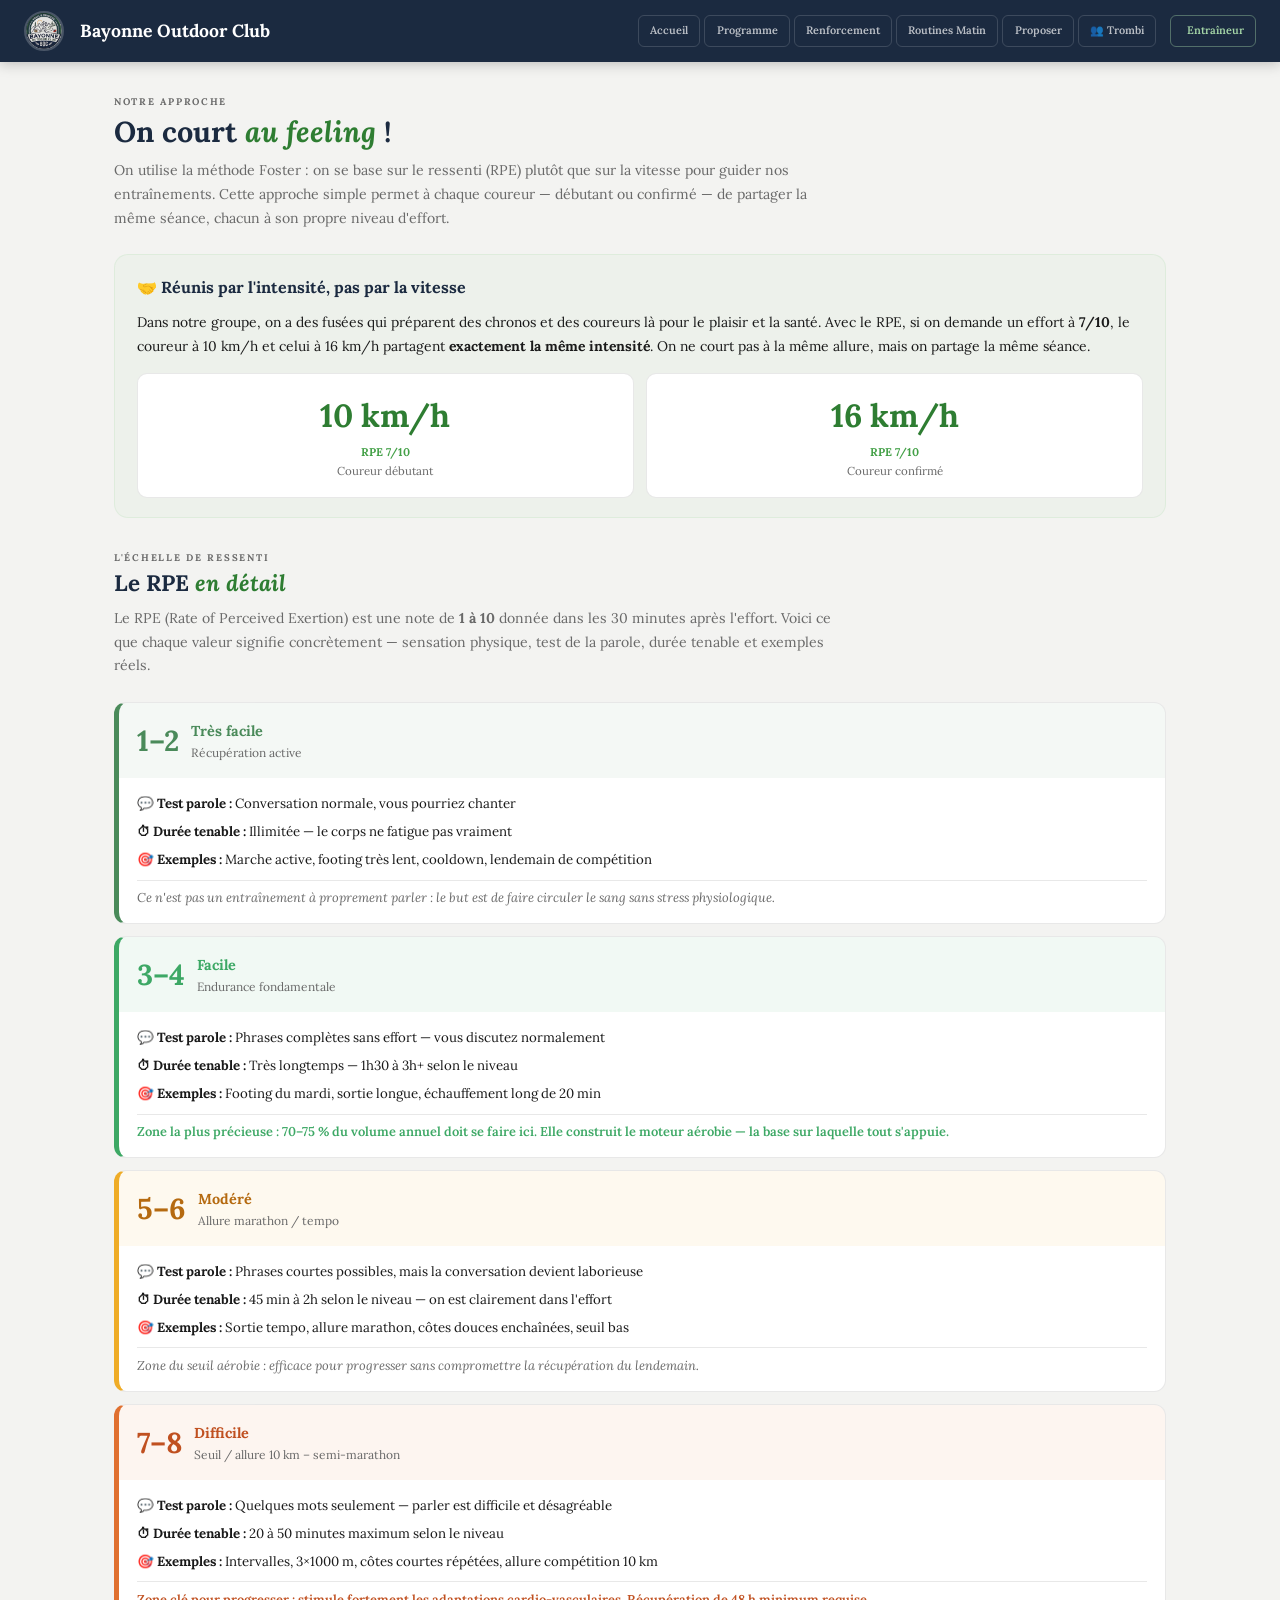
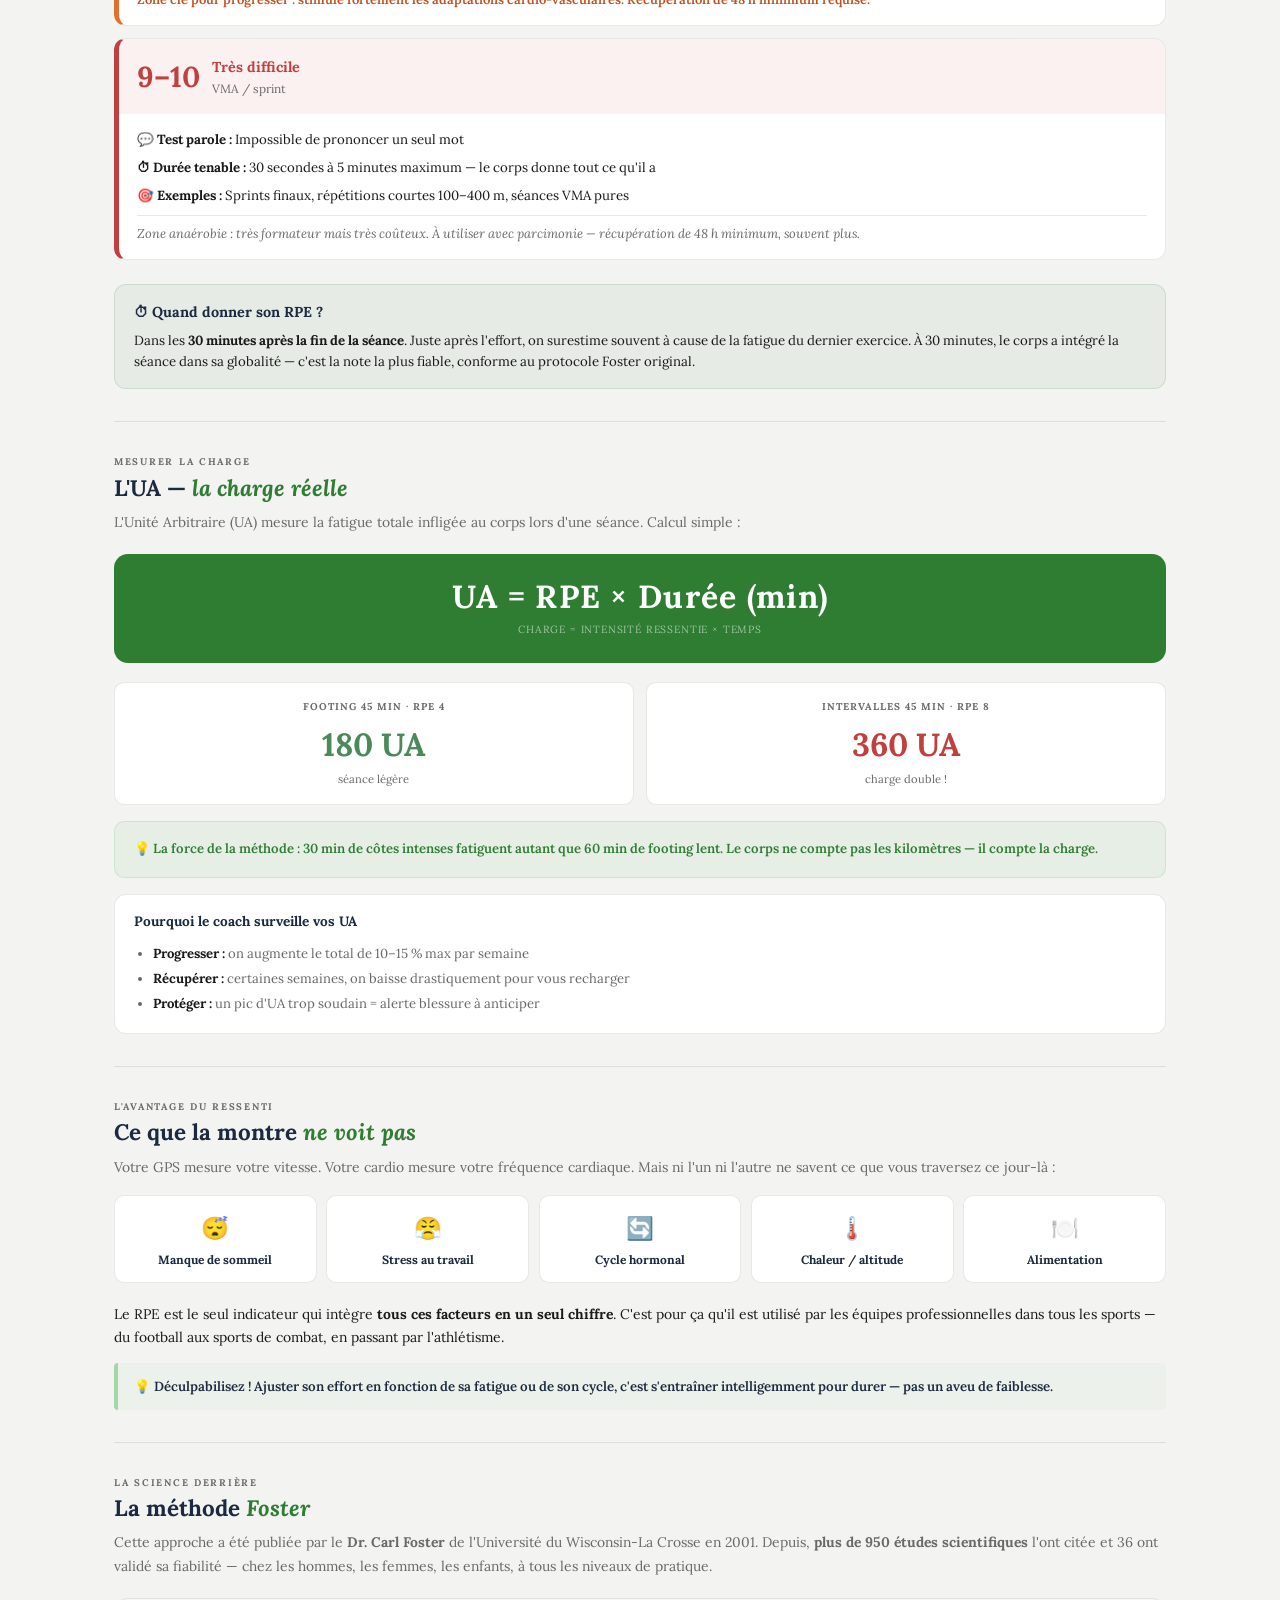
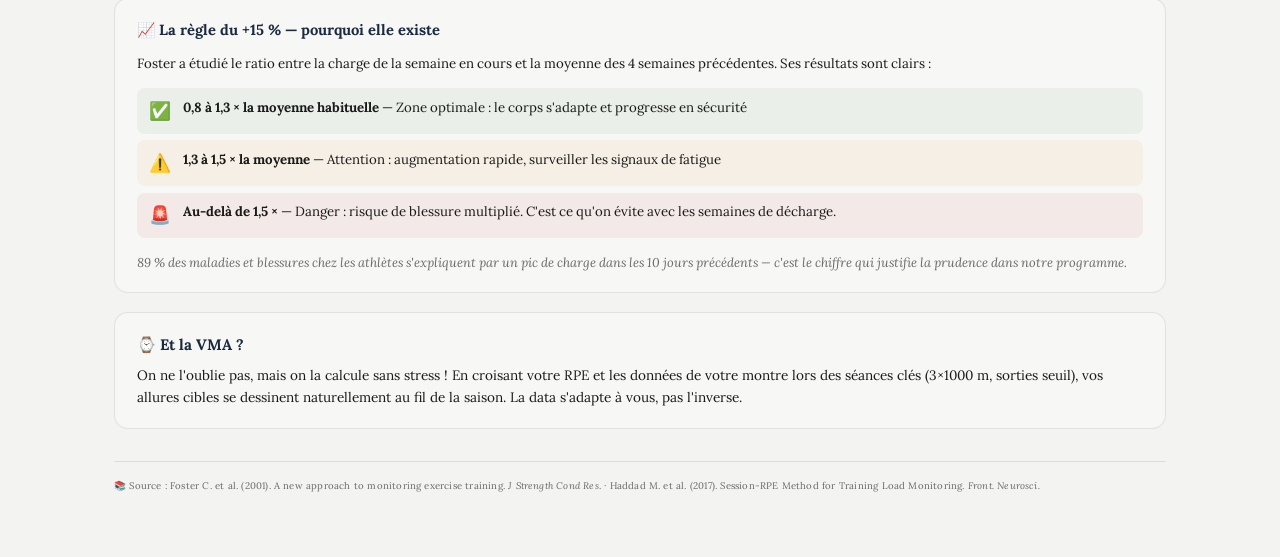
<file: philosophie.html>
<!-- MAJ 31/05/26 -->
<!DOCTYPE html>
<html lang="fr">
<head>
<meta charset="UTF-8">
<meta name="viewport" content="width=device-width, initial-scale=1.0">
<title>Bayonne Outdoor Club — Méthode</title>
<link rel="preconnect" href="https://fonts.googleapis.com">
<link href="https://fonts.googleapis.com/css2?family=Lora:ital,wght@0,400;0,500;0,600;0,700;0,800;1,400;1,600&display=swap" rel="stylesheet">
<link rel="icon" type="image/png" href="logo_boc.png">
<link rel="stylesheet" href="style.css">
</head>
<body>

<header>
  <img src="logo_boc.png" alt="Bayonne Outdoor Club" class="logo">
  <span class="site-name">Bayonne Outdoor Club</span>
  <nav>
    <a href="index.html">Accueil</a>
    <a href="programme.html">Programme</a>
    <!-- <a class="active" href="philosophie.html">Méthode</a> -->
    <a href="renforcement.html">Renforcement</a>
    <a href="routines.html">Routines Matin</a>
    <a href="proposer.html">Proposer</a>
    <a href="trombinoscope.html">👥 Trombi</a>
    <a href="admin.html" class="nav-coach">Entraîneur</a>
  </nav>
</header>

<div class="page" id="methode">

  <!-- ══ INTRO ══ -->
  <div class="sec-eye">Notre approche</div>
  <div class="sec-title">On court <em>au feeling</em> !</div>
  <p class="sec-intro">On utilise la méthode Foster : on se base sur le ressenti (RPE) plutôt que sur la vitesse pour guider nos entraînements. Cette approche simple permet à chaque coureur — débutant ou confirmé — de partager la même séance, chacun à son propre niveau d'effort.</p>

  <!-- ══ INCLUSION ══ -->
  <div style="background:rgba(165,214,167,0.08);border:1px solid rgba(165,214,167,0.2);border-radius:14px;padding:1.2rem 1.4rem;margin-bottom:2rem">
    <h3 style="color:var(--navy);margin-bottom:0.7rem;font-size:1rem">🤝 Réunis par l'intensité, pas par la vitesse</h3>
    <p style="font-size:0.87rem;color:var(--text);line-height:1.7;margin-bottom:0.9rem">Dans notre groupe, on a des fusées qui préparent des chronos et des coureurs là pour le plaisir et la santé. Avec le RPE, si on demande un effort à <strong>7/10</strong>, le coureur à 10 km/h et celui à 16 km/h partagent <strong>exactement la même intensité</strong>. On ne court pas à la même allure, mais on partage la même séance.</p>
    <div style="display:grid;grid-template-columns:1fr 1fr;gap:0.8rem">
      <div style="background:var(--surface);border:1px solid var(--border);border-radius:10px;padding:1rem;text-align:center">
        <div style="font-size:2rem;font-weight:800;color:var(--blue)">10 km/h</div>
        <div style="font-size:0.7rem;font-weight:700;color:var(--light);margin-top:0.2rem">RPE 7/10</div>
        <div style="font-size:0.72rem;color:var(--muted)">Coureur débutant</div>
      </div>
      <div style="background:var(--surface);border:1px solid var(--border);border-radius:10px;padding:1rem;text-align:center">
        <div style="font-size:2rem;font-weight:800;color:var(--blue)">16 km/h</div>
        <div style="font-size:0.7rem;font-weight:700;color:var(--light);margin-top:0.2rem">RPE 7/10</div>
        <div style="font-size:0.72rem;color:var(--muted)">Coureur confirmé</div>
      </div>
    </div>
  </div>

  <!-- ══ RPE TITRE ══ -->
  <div class="sec-eye">L'échelle de ressenti</div>
  <div class="sec-title" style="font-size:1.4rem">Le RPE <em>en détail</em></div>
  <p class="sec-intro">Le RPE (Rate of Perceived Exertion) est une note de <strong>1 à 10</strong> donnée dans les 30 minutes après l'effort. Voici ce que chaque valeur signifie concrètement — sensation physique, test de la parole, durée tenable et exemples réels.</p>

  <!-- ══ RPE CARDS ══ -->
  <div style="display:flex;flex-direction:column;gap:0.8rem;margin-bottom:1.5rem">

    <!-- 1-2 -->
    <div style="background:var(--surface);border:1px solid var(--border);border-radius:12px;overflow:hidden;border-left:5px solid #4a8a5a">
      <div style="display:flex;align-items:center;gap:0.8rem;padding:0.9rem 1.1rem;background:rgba(74,138,90,0.06)">
        <div style="font-size:1.8rem;font-weight:800;color:#4a8a5a;min-width:2.5rem;text-align:center">1–2</div>
        <div>
          <div style="font-size:0.9rem;font-weight:700;color:#4a8a5a">Très facile</div>
          <div style="font-size:0.75rem;color:var(--muted)">Récupération active</div>
        </div>
      </div>
      <div style="padding:0.9rem 1.1rem;display:flex;flex-direction:column;gap:0.45rem">
        <div style="font-size:0.83rem;color:var(--text);line-height:1.6"><strong>💬 Test parole :</strong> Conversation normale, vous pourriez chanter</div>
        <div style="font-size:0.83rem;color:var(--text);line-height:1.6"><strong>⏱ Durée tenable :</strong> Illimitée — le corps ne fatigue pas vraiment</div>
        <div style="font-size:0.83rem;color:var(--text);line-height:1.6"><strong>🎯 Exemples :</strong> Marche active, footing très lent, cooldown, lendemain de compétition</div>
        <div style="font-size:0.8rem;color:var(--muted);font-style:italic;border-top:1px solid var(--border);padding-top:0.45rem;margin-top:0.1rem">Ce n'est pas un entraînement à proprement parler : le but est de faire circuler le sang sans stress physiologique.</div>
      </div>
    </div>

    <!-- 3-4 -->
    <div style="background:var(--surface);border:1px solid var(--border);border-radius:12px;overflow:hidden;border-left:5px solid #3da865">
      <div style="display:flex;align-items:center;gap:0.8rem;padding:0.9rem 1.1rem;background:rgba(61,168,101,0.07)">
        <div style="font-size:1.8rem;font-weight:800;color:#3da865;min-width:2.5rem;text-align:center">3–4</div>
        <div>
          <div style="font-size:0.9rem;font-weight:700;color:#3da865">Facile</div>
          <div style="font-size:0.75rem;color:var(--muted)">Endurance fondamentale</div>
        </div>
      </div>
      <div style="padding:0.9rem 1.1rem;display:flex;flex-direction:column;gap:0.45rem">
        <div style="font-size:0.83rem;color:var(--text);line-height:1.6"><strong>💬 Test parole :</strong> Phrases complètes sans effort — vous discutez normalement</div>
        <div style="font-size:0.83rem;color:var(--text);line-height:1.6"><strong>⏱ Durée tenable :</strong> Très longtemps — 1h30 à 3h+ selon le niveau</div>
        <div style="font-size:0.83rem;color:var(--text);line-height:1.6"><strong>🎯 Exemples :</strong> Footing du mardi, sortie longue, échauffement long de 20 min</div>
        <div style="font-size:0.8rem;color:#3da865;font-weight:600;border-top:1px solid var(--border);padding-top:0.45rem;margin-top:0.1rem">Zone la plus précieuse : 70–75 % du volume annuel doit se faire ici. Elle construit le moteur aérobie — la base sur laquelle tout s'appuie.</div>
      </div>
    </div>

    <!-- 5-6 -->
    <div style="background:var(--surface);border:1px solid var(--border);border-radius:12px;overflow:hidden;border-left:5px solid #efac27">
      <div style="display:flex;align-items:center;gap:0.8rem;padding:0.9rem 1.1rem;background:rgba(239,172,39,0.07)">
        <div style="font-size:1.8rem;font-weight:800;color:#b56a10;min-width:2.5rem;text-align:center">5–6</div>
        <div>
          <div style="font-size:0.9rem;font-weight:700;color:#b56a10">Modéré</div>
          <div style="font-size:0.75rem;color:var(--muted)">Allure marathon / tempo</div>
        </div>
      </div>
      <div style="padding:0.9rem 1.1rem;display:flex;flex-direction:column;gap:0.45rem">
        <div style="font-size:0.83rem;color:var(--text);line-height:1.6"><strong>💬 Test parole :</strong> Phrases courtes possibles, mais la conversation devient laborieuse</div>
        <div style="font-size:0.83rem;color:var(--text);line-height:1.6"><strong>⏱ Durée tenable :</strong> 45 min à 2h selon le niveau — on est clairement dans l'effort</div>
        <div style="font-size:0.83rem;color:var(--text);line-height:1.6"><strong>🎯 Exemples :</strong> Sortie tempo, allure marathon, côtes douces enchaînées, seuil bas</div>
        <div style="font-size:0.8rem;color:var(--muted);font-style:italic;border-top:1px solid var(--border);padding-top:0.45rem;margin-top:0.1rem">Zone du seuil aérobie : efficace pour progresser sans compromettre la récupération du lendemain.</div>
      </div>
    </div>

    <!-- 7-8 -->
    <div style="background:var(--surface);border:1px solid var(--border);border-radius:12px;overflow:hidden;border-left:5px solid #e07030">
      <div style="display:flex;align-items:center;gap:0.8rem;padding:0.9rem 1.1rem;background:rgba(224,112,48,0.07)">
        <div style="font-size:1.8rem;font-weight:800;color:#c05020;min-width:2.5rem;text-align:center">7–8</div>
        <div>
          <div style="font-size:0.9rem;font-weight:700;color:#c05020">Difficile</div>
          <div style="font-size:0.75rem;color:var(--muted)">Seuil / allure 10 km – semi-marathon</div>
        </div>
      </div>
      <div style="padding:0.9rem 1.1rem;display:flex;flex-direction:column;gap:0.45rem">
        <div style="font-size:0.83rem;color:var(--text);line-height:1.6"><strong>💬 Test parole :</strong> Quelques mots seulement — parler est difficile et désagréable</div>
        <div style="font-size:0.83rem;color:var(--text);line-height:1.6"><strong>⏱ Durée tenable :</strong> 20 à 50 minutes maximum selon le niveau</div>
        <div style="font-size:0.83rem;color:var(--text);line-height:1.6"><strong>🎯 Exemples :</strong> Intervalles, 3×1000 m, côtes courtes répétées, allure compétition 10 km</div>
        <div style="font-size:0.8rem;color:#c05020;font-weight:600;border-top:1px solid var(--border);padding-top:0.45rem;margin-top:0.1rem">Zone clé pour progresser : stimule fortement les adaptations cardio-vasculaires. Récupération de 48 h minimum requise.</div>
      </div>
    </div>

    <!-- 9-10 -->
    <div style="background:var(--surface);border:1px solid var(--border);border-radius:12px;overflow:hidden;border-left:5px solid #c04040">
      <div style="display:flex;align-items:center;gap:0.8rem;padding:0.9rem 1.1rem;background:rgba(192,64,64,0.07)">
        <div style="font-size:1.8rem;font-weight:800;color:var(--rouge);min-width:2.5rem;text-align:center">9–10</div>
        <div>
          <div style="font-size:0.9rem;font-weight:700;color:var(--rouge)">Très difficile</div>
          <div style="font-size:0.75rem;color:var(--muted)">VMA / sprint</div>
        </div>
      </div>
      <div style="padding:0.9rem 1.1rem;display:flex;flex-direction:column;gap:0.45rem">
        <div style="font-size:0.83rem;color:var(--text);line-height:1.6"><strong>💬 Test parole :</strong> Impossible de prononcer un seul mot</div>
        <div style="font-size:0.83rem;color:var(--text);line-height:1.6"><strong>⏱ Durée tenable :</strong> 30 secondes à 5 minutes maximum — le corps donne tout ce qu'il a</div>
        <div style="font-size:0.83rem;color:var(--text);line-height:1.6"><strong>🎯 Exemples :</strong> Sprints finaux, répétitions courtes 100–400 m, séances VMA pures</div>
        <div style="font-size:0.8rem;color:var(--muted);font-style:italic;border-top:1px solid var(--border);padding-top:0.45rem;margin-top:0.1rem">Zone anaérobie : très formateur mais très coûteux. À utiliser avec parcimonie — récupération de 48 h minimum, souvent plus.</div>
      </div>
    </div>

  </div>

  <!-- TIMING RPE -->
  <div style="background:rgba(46,125,50,0.06);border:1px solid rgba(46,125,50,0.15);border-radius:12px;padding:1rem 1.2rem;margin-bottom:2rem">
    <h4 style="color:var(--navy);font-size:0.9rem;margin-bottom:0.4rem">⏱ Quand donner son RPE ?</h4>
    <p style="font-size:0.83rem;color:var(--text);line-height:1.6">Dans les <strong>30 minutes après la fin de la séance</strong>. Juste après l'effort, on surestime souvent à cause de la fatigue du dernier exercice. À 30 minutes, le corps a intégré la séance dans sa globalité — c'est la note la plus fiable, conforme au protocole Foster original.</p>
  </div>

  <div class="divider"></div>

  <!-- ══ UA ══ -->
  <div class="sec-eye">Mesurer la charge</div>
  <div class="sec-title" style="font-size:1.4rem">L'UA — <em>la charge réelle</em></div>
  <p style="font-size:0.87rem;color:var(--muted);line-height:1.7;margin-bottom:1.2rem">L'Unité Arbitraire (UA) mesure la fatigue totale infligée au corps lors d'une séance. Calcul simple :</p>

  <div style="background:var(--blue);border-radius:14px;padding:1.5rem 2rem;text-align:center;margin-bottom:1.2rem">
    <div style="font-size:2rem;font-weight:800;color:#fff;letter-spacing:.04em;line-height:1.2">UA = RPE × Durée (min)</div>
    <div style="font-size:0.65rem;color:rgba(255,255,255,.55);margin-top:.35rem;letter-spacing:.08em">CHARGE = INTENSITÉ RESSENTIE × TEMPS</div>
  </div>

  <div style="display:grid;grid-template-columns:1fr 1fr;gap:0.8rem;margin-bottom:1rem">
    <div style="background:var(--surface);border:1px solid var(--border);border-radius:10px;padding:1rem;text-align:center">
      <div style="font-size:0.62rem;font-weight:700;text-transform:uppercase;letter-spacing:.1em;color:var(--muted);margin-bottom:0.3rem">Footing 45 min · RPE 4</div>
      <div style="font-size:2rem;font-weight:800;color:var(--mousse)">180 UA</div>
      <div style="font-size:0.7rem;color:var(--muted)">séance légère</div>
    </div>
    <div style="background:var(--surface);border:1px solid var(--border);border-radius:10px;padding:1rem;text-align:center">
      <div style="font-size:0.62rem;font-weight:700;text-transform:uppercase;letter-spacing:.1em;color:var(--muted);margin-bottom:0.3rem">Intervalles 45 min · RPE 8</div>
      <div style="font-size:2rem;font-weight:800;color:var(--rouge)">360 UA</div>
      <div style="font-size:0.7rem;color:var(--muted)">charge double !</div>
    </div>
  </div>

  <div style="background:rgba(129,199,132,.1);border:1px solid rgba(129,199,132,.25);border-radius:10px;padding:1rem 1.2rem;font-size:.82rem;color:var(--blue);line-height:1.7;font-weight:600;margin-bottom:1rem">
    💡 La force de la méthode : 30 min de côtes intenses fatiguent autant que 60 min de footing lent. Le corps ne compte pas les kilomètres — il compte la charge.
  </div>

  <div style="background:var(--surface);border:1px solid var(--border);border-radius:12px;padding:1rem 1.2rem;margin-bottom:2rem">
    <h4 style="font-size:0.85rem;color:var(--navy);margin-bottom:0.6rem">Pourquoi le coach surveille vos UA</h4>
    <ul style="font-size:0.82rem;color:var(--muted);padding-left:1.2rem;line-height:1.9">
      <li><strong style="color:var(--text)">Progresser :</strong> on augmente le total de 10–15 % max par semaine</li>
      <li><strong style="color:var(--text)">Récupérer :</strong> certaines semaines, on baisse drastiquement pour vous recharger</li>
      <li><strong style="color:var(--text)">Protéger :</strong> un pic d'UA trop soudain = alerte blessure à anticiper</li>
    </ul>
  </div>

  <div class="divider"></div>

  <!-- ══ CE QUE LA MONTRE NE VOIT PAS ══ -->
  <div class="sec-eye">L'avantage du ressenti</div>
  <div class="sec-title" style="font-size:1.4rem">Ce que la montre <em>ne voit pas</em></div>

  <p style="font-size:0.87rem;color:var(--muted);line-height:1.7;margin-bottom:1rem">Votre GPS mesure votre vitesse. Votre cardio mesure votre fréquence cardiaque. Mais ni l'un ni l'autre ne savent ce que vous traversez ce jour-là :</p>

  <div style="display:grid;grid-template-columns:repeat(auto-fit,minmax(130px,1fr));gap:0.6rem;margin-bottom:1.2rem">
    <div style="background:var(--surface);border:1px solid var(--border);border-radius:10px;padding:0.85rem;text-align:center">
      <div style="font-size:1.4rem;margin-bottom:0.25rem">😴</div>
      <div style="font-size:0.75rem;font-weight:700;color:var(--navy)">Manque de sommeil</div>
    </div>
    <div style="background:var(--surface);border:1px solid var(--border);border-radius:10px;padding:0.85rem;text-align:center">
      <div style="font-size:1.4rem;margin-bottom:0.25rem">😤</div>
      <div style="font-size:0.75rem;font-weight:700;color:var(--navy)">Stress au travail</div>
    </div>
    <div style="background:var(--surface);border:1px solid var(--border);border-radius:10px;padding:0.85rem;text-align:center">
      <div style="font-size:1.4rem;margin-bottom:0.25rem">🔄</div>
      <div style="font-size:0.75rem;font-weight:700;color:var(--navy)">Cycle hormonal</div>
    </div>
    <div style="background:var(--surface);border:1px solid var(--border);border-radius:10px;padding:0.85rem;text-align:center">
      <div style="font-size:1.4rem;margin-bottom:0.25rem">🌡️</div>
      <div style="font-size:0.75rem;font-weight:700;color:var(--navy)">Chaleur / altitude</div>
    </div>
    <div style="background:var(--surface);border:1px solid var(--border);border-radius:10px;padding:0.85rem;text-align:center">
      <div style="font-size:1.4rem;margin-bottom:0.25rem">🍽️</div>
      <div style="font-size:0.75rem;font-weight:700;color:var(--navy)">Alimentation</div>
    </div>
  </div>

  <p style="font-size:0.87rem;color:var(--text);line-height:1.7;margin-bottom:0.8rem">Le RPE est le seul indicateur qui intègre <strong>tous ces facteurs en un seul chiffre</strong>. C'est pour ça qu'il est utilisé par les équipes professionnelles dans tous les sports — du football aux sports de combat, en passant par l'athlétisme.</p>

  <div style="background:rgba(165,214,167,0.08);border-left:4px solid var(--sky);padding:0.8rem 1rem;border-radius:4px;font-size:0.83rem;color:var(--navy);font-weight:600;margin-bottom:2rem">
    💡 Déculpabilisez ! Ajuster son effort en fonction de sa fatigue ou de son cycle, c'est s'entraîner intelligemment pour durer — pas un aveu de faiblesse.
  </div>

  <div class="divider"></div>

  <!-- ══ FOSTER SCIENCE ══ -->
  <div class="sec-eye">La science derrière</div>
  <div class="sec-title" style="font-size:1.4rem">La méthode <em>Foster</em></div>

  <p style="font-size:0.87rem;color:var(--muted);line-height:1.7;margin-bottom:1.2rem">Cette approche a été publiée par le <strong>Dr. Carl Foster</strong> de l'Université du Wisconsin-La Crosse en 2001. Depuis, <strong>plus de 950 études scientifiques</strong> l'ont citée et 36 ont validé sa fiabilité — chez les hommes, les femmes, les enfants, à tous les niveaux de pratique.</p>

  <!-- Règle du +15% / ACWR texte -->
  <div style="background:var(--surface2);border:1px solid var(--border);border-radius:14px;padding:1.2rem 1.4rem;margin-bottom:1.2rem">
    <h4 style="color:var(--navy);font-size:0.92rem;margin-bottom:0.7rem">📈 La règle du +15 % — pourquoi elle existe</h4>
    <p style="font-size:0.83rem;color:var(--text);line-height:1.6;margin-bottom:0.9rem">Foster a étudié le ratio entre la charge de la semaine en cours et la moyenne des 4 semaines précédentes. Ses résultats sont clairs :</p>
    <div style="display:flex;flex-direction:column;gap:0.4rem;margin-bottom:0.9rem">
      <div style="display:flex;align-items:flex-start;gap:0.7rem;padding:0.55rem 0.75rem;background:rgba(74,138,90,0.08);border-radius:8px">
        <span style="font-size:1.1rem;flex-shrink:0">✅</span>
        <span style="font-size:0.83rem;color:var(--text)"><strong>0,8 à 1,3 × la moyenne habituelle</strong> — Zone optimale : le corps s'adapte et progresse en sécurité</span>
      </div>
      <div style="display:flex;align-items:flex-start;gap:0.7rem;padding:0.55rem 0.75rem;background:rgba(212,137,58,0.08);border-radius:8px">
        <span style="font-size:1.1rem;flex-shrink:0">⚠️</span>
        <span style="font-size:0.83rem;color:var(--text)"><strong>1,3 à 1,5 × la moyenne</strong> — Attention : augmentation rapide, surveiller les signaux de fatigue</span>
      </div>
      <div style="display:flex;align-items:flex-start;gap:0.7rem;padding:0.55rem 0.75rem;background:rgba(192,64,64,0.08);border-radius:8px">
        <span style="font-size:1.1rem;flex-shrink:0">🚨</span>
        <span style="font-size:0.83rem;color:var(--text)"><strong>Au-delà de 1,5 ×</strong> — Danger : risque de blessure multiplié. C'est ce qu'on évite avec les semaines de décharge.</span>
      </div>
    </div>
    <p style="font-size:0.8rem;color:var(--muted);font-style:italic">89 % des maladies et blessures chez les athlètes s'expliquent par un pic de charge dans les 10 jours précédents — c'est le chiffre qui justifie la prudence dans notre programme.</p>
  </div>

  <!-- VMA -->
  <div style="padding:1.2rem 1.4rem;background:var(--surface2);border:1px solid var(--border);border-radius:14px;margin-bottom:2rem">
    <h3 style="font-size:0.95rem;color:var(--navy);margin-bottom:0.5rem">⌚ Et la VMA ?</h3>
    <p style="font-size:0.85rem;color:var(--text);line-height:1.6">On ne l'oublie pas, mais on la calcule sans stress ! En croisant votre RPE et les données de votre montre lors des séances clés (3×1000 m, sorties seuil), vos allures cibles se dessinent naturellement au fil de la saison. La data s'adapte à vous, pas l'inverse.</p>
  </div>

  <div style="padding-top:1rem;border-top:1px solid var(--border);font-size:0.6rem;color:var(--muted);line-height:1.6;letter-spacing:.02em">
    📚 Source : Foster C. et al. (2001). A new approach to monitoring exercise training. <em>J Strength Cond Res</em>. · Haddad M. et al. (2017). Session-RPE Method for Training Load Monitoring. <em>Front. Neurosci.</em>
  </div>

</div>

</body>
</html>
</file>
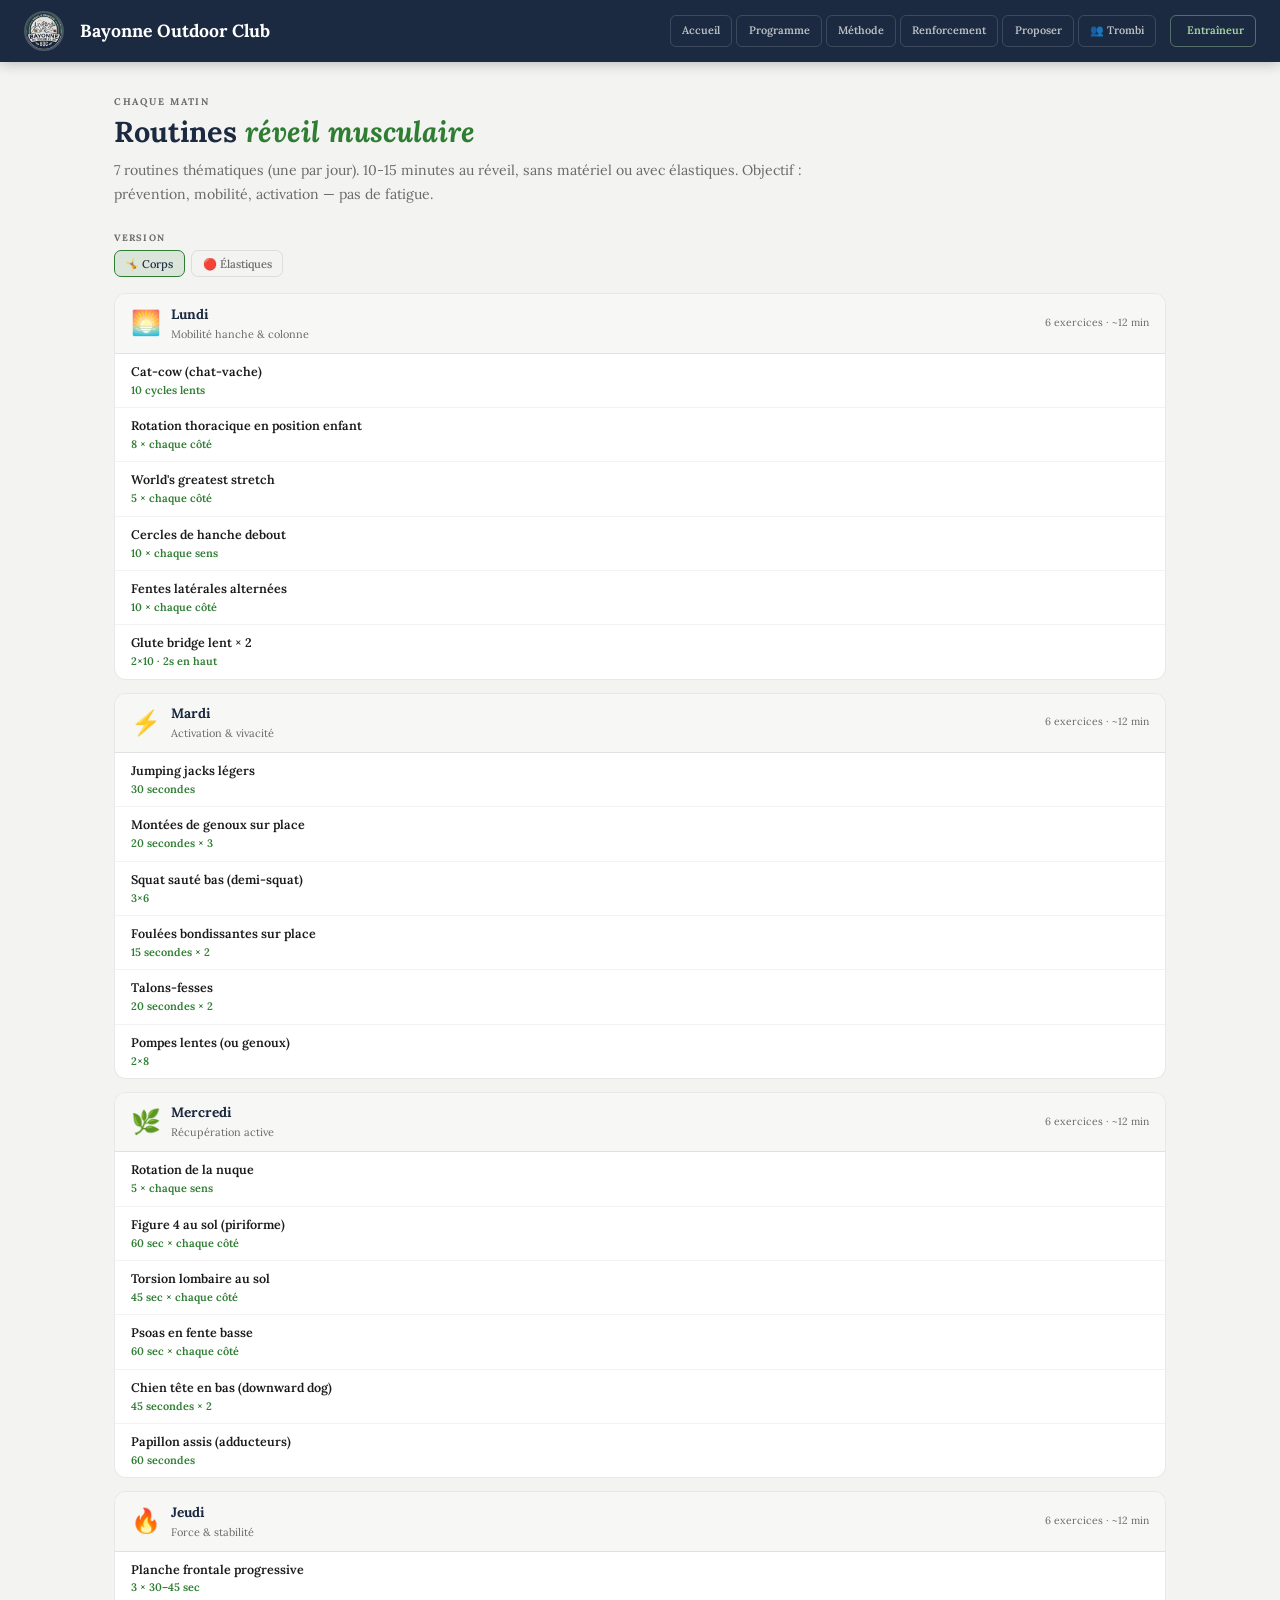
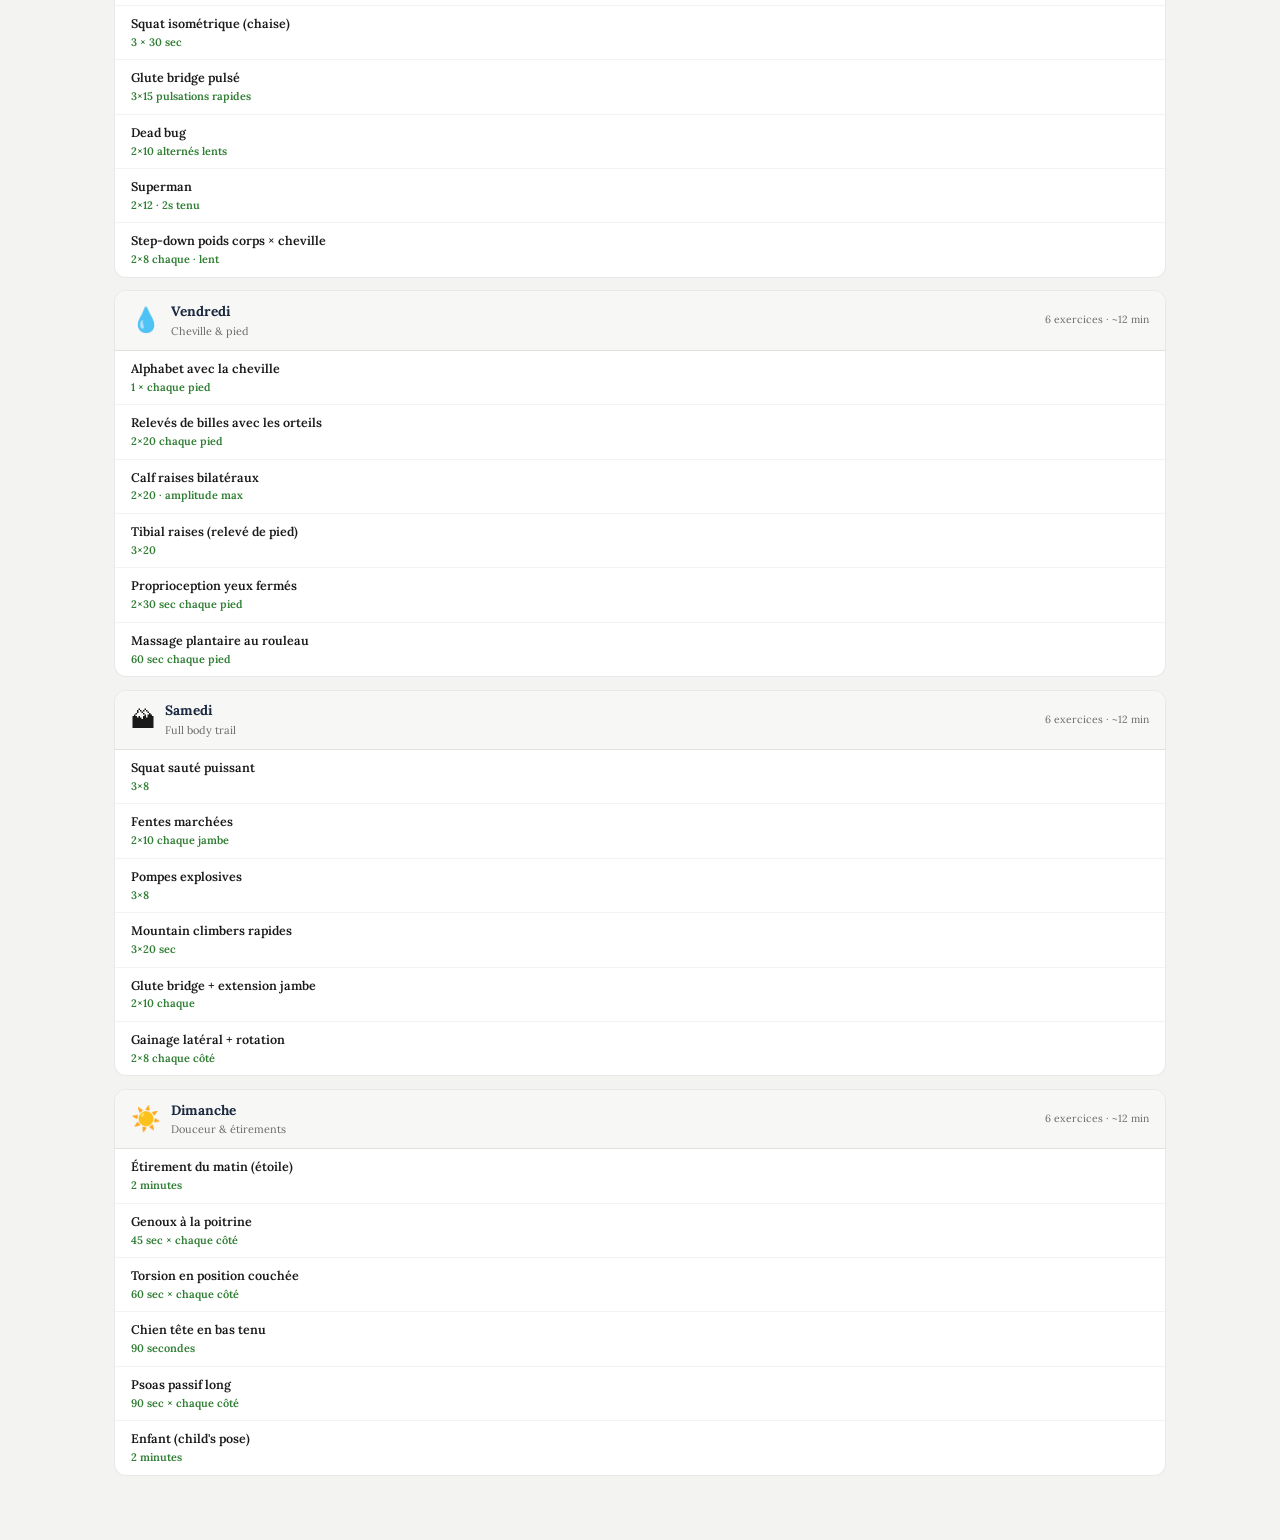
<file: routines.html>
<!-- MAJ 31/05/26 -->
<!DOCTYPE html>
<html lang="fr">
<head>
<meta charset="UTF-8">
<meta name="viewport" content="width=device-width, initial-scale=1.0">
<title>Bayonne Outdoor Club — Routines Matin</title>
<link rel="preconnect" href="https://fonts.googleapis.com">
<link href="https://fonts.googleapis.com/css2?family=Lora:ital,wght@0,400;0,500;0,600;0,700;0,800;1,400;1,600&display=swap" rel="stylesheet">
<link rel="icon" type="image/png" href="logo_boc.png">
<link rel="stylesheet" href="style.css">
</head>
<body>

<header>
  <img src="logo_boc.png" alt="Bayonne Outdoor Club" class="logo">
  <span class="site-name">Bayonne Outdoor Club</span>
  <nav>
    <a href="index.html">Accueil</a>
    <a href="programme.html">Programme</a>
    <a href="philosophie.html">Méthode</a>
    <a href="renforcement.html">Renforcement</a>
    <!-- <a class="active" href="routines.html">Routines Matin</a> -->
    <a href="proposer.html">Proposer</a>
    <a href="trombinoscope.html">👥 Trombi</a>
    <a href="admin.html" class="nav-coach">Entraîneur</a>
  </nav>
</header>

<div class="page" id="routines">
  <div class="sec-eye">Chaque matin</div>
  <div class="sec-title">Routines <em>réveil musculaire</em></div>
  <p class="sec-intro">7 routines thématiques (une par jour). 10-15 minutes au réveil, sans matériel ou avec élastiques. Objectif : prévention, mobilité, activation — pas de fatigue.</p>
  <div>
    <div class="ctrl-label">Version</div>
    <div class="ctrl-bar">
      <button class="btn active" onclick="setReveilEquip('corpo',this)">🤸 Corps</button>
      <button class="btn" onclick="setReveilEquip('elastiques',this)">🔴 Élastiques</button>
    </div>
  </div>
  <div id="routinesGrid" style="display:grid;gap:.8rem;margin-top:1rem"></div>
</div>

<!-- Modal -->
<div id="overlay" onclick="if(event.target===this)closeModal()">
  <div id="modal">
    <div class="modal-hdr">
      <h3 id="mTitle"></h3>
      <button class="modal-close" onclick="closeModal()">✕</button>
    </div>
    <div class="modal-body" id="mBody"></div>
  </div>
</div>

<script src="data.js"></script>
<script src="main.js"></script>
</body>
</html>
</file>
<file: style.css>
/* MAJ 31/05/26 */
/* ══════════════════════════════════════════════════
   Bayonne Outdoor Club — Shared Stylesheet
   ══════════════════════════════════════════════════ */

:root{
  --bg:#F3F3F1;--surface:#fff;--surface2:#F7F7F5;--border:rgba(30,30,30,.1);
  --navy:#1B2A40;--blue:#2E7D32;--light:#43A047;--sky:#A5D6A7;
  --text:#1A1A1A;--muted:#696969;--mousse:#4A8A5A;--rouge:#C04040;--ocre:#CB8A4C;
  --gold:#B8860B;
}
*{margin:0;padding:0;box-sizing:border-box}
body{background:var(--bg);color:var(--text);font-family:'Lora',serif;font-size:15px;line-height:1.6}
a{color:var(--blue);text-decoration:none}

/* ── NAV ── */
header{background:var(--navy);padding:.7rem 1.5rem;display:flex;align-items:center;gap:1rem;position:sticky;top:0;z-index:100;box-shadow:0 2px 12px rgba(30,30,30,.25)}
.logo{width:40px;height:40px;border-radius:50%;object-fit:cover;border:2px solid rgba(255,255,255,.2)}
.site-name{color:#fff;font-size:1.1rem;font-weight:700;flex:1}
nav{display:flex;gap:.25rem;flex-wrap:wrap}
nav a{background:transparent;border:1px solid rgba(255,255,255,.15);color:rgba(255,255,255,.7);font-family:'Lora',serif;font-size:.68rem;font-weight:600;padding:.4rem .7rem;border-radius:6px;cursor:pointer;transition:.15s;text-decoration:none;display:inline-block}
nav a:hover{background:rgba(255,255,255,.08);color:#fff}
nav a.active{background:rgba(165,214,167,.2);border-color:var(--sky);color:#fff}
nav a.nav-coach{margin-left:.6rem;border-left:1px solid rgba(255,255,255,.25);padding-left:1rem;border-color:rgba(165,214,167,.4);color:var(--sky)}
nav a.nav-coach:hover{background:rgba(165,214,167,.15);color:#fff;border-color:var(--sky)}

/* ── LAYOUT ── */
.page{max-width:1100px;margin:0 auto;padding:2rem 1.5rem 4rem}
.sec-eye{font-size:.6rem;font-weight:700;letter-spacing:.18em;text-transform:uppercase;color:var(--muted);margin-bottom:.3rem}
.sec-title{font-size:1.8rem;font-weight:800;color:var(--navy);margin-bottom:.6rem;line-height:1.2}
.sec-title em{font-style:italic;color:var(--blue)}
.sec-intro{font-size:.88rem;color:var(--muted);max-width:720px;margin-bottom:1.5rem;line-height:1.7}
.divider{height:1px;background:var(--border);margin:2rem 0}

/* ── BUTTONS ── */
.ctrl-bar{display:flex;gap:.4rem;flex-wrap:wrap;margin-bottom:1rem}
.ctrl-label{font-size:.58rem;font-weight:700;letter-spacing:.12em;text-transform:uppercase;color:var(--muted);margin-bottom:.3rem}
.btn{font-family:'Lora',serif;font-size:.7rem;font-weight:500;padding:.35rem .65rem;border-radius:7px;border:1px solid var(--border);color:var(--muted);background:transparent;cursor:pointer;transition:.12s}
.btn:hover{border-color:var(--light);color:var(--navy)}
.btn.active{background:rgba(46,125,50,.12);border-color:var(--blue);color:var(--navy)}

/* ── TAGS ── */
.tag{display:inline-block;font-size:.58rem;font-weight:700;padding:.12rem .4rem;border-radius:3px;white-space:nowrap;margin-right:.2rem}
.tag-sky{background:rgba(165,214,167,.25);color:#2E7D32}
.tag-blue{background:rgba(30,30,30,.1);color:var(--navy)}
.tag-green{background:rgba(74,138,90,.1);color:var(--mousse)}
.tag-ocre{background:rgba(212,137,58,.12);color:#b56a10}
.tag-rouge{background:rgba(192,64,64,.1);color:var(--rouge)}
.rpe-pill{display:inline-flex;align-items:center;font-size:.65rem;font-weight:700;background:rgba(184,134,11,.15);color:var(--gold);padding:.15rem .45rem;border-radius:4px;white-space:nowrap}
.ua-badge{font-size:.7rem;font-weight:600;color:var(--navy)}

/* ── PHASE BADGES ── */
.ph{display:inline-block;font-size:.57rem;font-weight:700;padding:.12rem .5rem;border-radius:3px;white-space:nowrap}
.ph-rep{background:rgba(165,214,167,.2);color:#1B5E20}
.ph-base{background:rgba(67,160,71,.15);color:var(--blue)}
.ph-dev{background:rgba(30,30,30,.12);color:var(--navy)}
.ph-force{background:rgba(212,137,58,.15);color:#8a5010}
.ph-prepa{background:rgba(67,160,71,.18);color:var(--navy)}
.ph-precomp{background:rgba(160,90,180,.15);color:#6a3080}
.ph-event{background:rgba(30,30,30,.15);color:var(--navy)}
.ph-recup{background:rgba(74,138,90,.15);color:var(--mousse)}
.dech{font-size:.55rem;font-weight:700;background:rgba(74,138,90,.12);color:var(--mousse);padding:.1rem .4rem;border-radius:3px;margin-left:.3rem}

/* ── PROG TABLE ── */
.prog-wrap{overflow-x:auto;border-radius:10px;border:1px solid var(--border);box-shadow:0 2px 12px rgba(30,30,30,.07)}
.prog-table{width:100%;border-collapse:collapse;min-width:700px}
.prog-table th{background:var(--navy);color:#fff;font-size:.6rem;font-weight:700;letter-spacing:.08em;text-transform:uppercase;padding:.65rem 1rem;text-align:left;white-space:nowrap}
.prog-table td{padding:.6rem .8rem;border-bottom:1px solid var(--border);background:var(--surface);vertical-align:middle;transition:.12s}
.prog-table tr:hover td{background:rgba(165,214,167,.06)}
.prog-table tr.dec td{background:rgba(74,138,90,.04)}
.prog-table tr.dec:hover td{background:rgba(74,138,90,.08)}
.prog-table tr.has-obj td{background:rgba(255,215,0,.04)}
.sem-num{font-size:.7rem;font-weight:800;color:var(--navy)}
.mois-lbl{font-size:.62rem;color:var(--muted)}
.s-titre{font-size:.78rem;color:var(--text);font-weight:500;margin-bottom:.2rem}
.s-meta{display:flex;gap:.3rem;flex-wrap:wrap;align-items:center}
.obj-lbl{font-size:.68rem;color:var(--gold);font-weight:700;margin-top:.2rem}

/* ── MODAL ── */
#overlay{display:none;position:fixed;inset:0;z-index:1000;background:rgba(20,20,20,.6);backdrop-filter:blur(6px);align-items:center;justify-content:center;padding:1.5rem}
#overlay.open{display:flex}
#modal{background:var(--surface);border-radius:14px;max-width:720px;width:100%;max-height:90vh;overflow-y:auto;box-shadow:0 20px 60px rgba(0,0,0,.3)}
.modal-hdr{background:var(--navy);color:#fff;padding:1rem 1.5rem;display:flex;justify-content:space-between;align-items:center;border-radius:14px 14px 0 0}
.modal-hdr h3{font-size:.9rem;font-weight:700}
.modal-close{background:none;border:none;color:rgba(255,255,255,.6);font-size:1.2rem;cursor:pointer}
.modal-body{padding:1.2rem 1.5rem}
.modal-body h4{font-size:.85rem;font-weight:700;color:var(--navy);margin-top:1rem;margin-bottom:.3rem}
.terrain-tabs{display:flex;gap:.35rem;margin:.5rem 0}
.terrain-tab{padding:.3rem .6rem;border-radius:5px;border:1px solid var(--border);background:transparent;font-family:'Lora',serif;font-size:.7rem;font-weight:600;cursor:pointer;transition:.12s}
.terrain-tab.active{color:#fff}
.terrain-tab[data-t="0"].active{background:var(--blue);border-color:var(--blue)}
.terrain-tab[data-t="1"].active{background:var(--mousse);border-color:var(--mousse)}
.terrain-tab[data-t="2"].active{background:var(--rouge);border-color:var(--rouge)}
.terrain-content{display:none;padding:.5rem .7rem;background:var(--surface2);border:1px solid var(--border);border-radius:6px;font-size:.78rem;line-height:1.5}
.terrain-content.active{display:block}
.info-box{padding:.5rem .8rem;border-radius:6px;font-size:.76rem;margin-bottom:.6rem}
.info-box.gold{background:rgba(255,215,0,.12);border:1px solid rgba(184,134,11,.3);color:var(--gold);font-weight:700}
.info-box.green{background:rgba(74,138,90,.08);border:1px solid rgba(74,138,90,.2);color:var(--mousse)}
.info-box.blue{background:rgba(30,30,30,.04);border-left:3px solid var(--blue);color:var(--text);font-style:italic}
.vol-box{margin-top:.5rem;padding:.4rem .6rem;background:rgba(255,243,205,.4);border-left:3px solid var(--gold);border-radius:4px}
.vol-box .vol-title{font-size:.58rem;font-weight:700;text-transform:uppercase;letter-spacing:.1em;color:var(--gold);margin-bottom:.15rem}
.vol-box .vol-text{font-size:.74rem;color:var(--text)}

/* ── ACCUEIL CARDS ── */
.acc-card{background:var(--surface);border:1.5px solid var(--border);border-radius:14px;overflow:hidden;box-shadow:0 2px 8px rgba(30,30,30,.05);margin-bottom:.8rem}
.acc-card.current{border-color:var(--light);box-shadow:0 4px 20px rgba(67,160,71,.18)}
.acc-hdr{padding:.7rem 1.1rem;display:flex;align-items:center;justify-content:space-between;flex-wrap:wrap;gap:.4rem}
.acc-hdr.cur{background:var(--navy);color:#fff}
.acc-hdr .snum{font-size:1.8rem;line-height:1;margin-right:.6rem}
.acc-body{display:grid;grid-template-columns:1fr 1fr;border-top:1px solid var(--border)}
.acc-day{padding:.8rem 1rem}
.acc-day+.acc-day{border-left:1px solid var(--border)}
.acc-day-label{font-size:.55rem;font-weight:700;letter-spacing:.1em;text-transform:uppercase;margin-bottom:.2rem}
.acc-day-label.mar{color:var(--blue)}
.acc-day-label.jeu{color:var(--mousse)}
.acc-day .s-titre{font-size:.8rem;font-weight:800;line-height:1.3;margin-bottom:.3rem}
.acc-foot{padding:.45rem 1rem;border-top:1px solid var(--border);background:var(--surface2);display:flex;align-items:center;justify-content:space-between;flex-wrap:wrap;gap:.4rem}
.acc-foot .detail-btn{background:none;border:none;font-family:'Lora',serif;font-size:.65rem;font-weight:700;color:var(--blue);cursor:pointer}

/* ── OBJECTIFS ── */
.obj-card{display:flex;align-items:center;gap:.7rem;padding:.6rem .9rem;background:var(--surface);border:1px solid var(--border);border-radius:8px;margin-bottom:.4rem}
.obj-card.past{opacity:.45}
.obj-icon{font-size:1.3rem}
.obj-info{flex:1;min-width:0}
.obj-nom{font-size:.82rem;font-weight:700;line-height:1.3}
.obj-date{font-size:.68rem;color:var(--muted)}
.obj-countdown{text-align:right;font-size:.7rem;font-weight:700}

/* ── INFOS CLUB BANNER ── */
.infos-club-card{background:rgba(165,214,167,.08);border:1px solid rgba(165,214,167,.2);border-radius:10px;padding:.8rem 1.1rem;margin-bottom:.6rem}
.ic-title{font-size:.82rem;font-weight:700;color:var(--navy)}
.ic-text{font-size:.78rem;color:var(--muted);margin-top:.2rem}
.ic-date-tag{font-size:.6rem;color:var(--blue);font-weight:600}
.infos-club-card.type-urgent{background:rgba(192,64,64,.06);border-color:rgba(192,64,64,.2)}

/* ── RENFORCEMENT ── */
.exo-grid{display:grid;grid-template-columns:repeat(auto-fill,minmax(280px,1fr));gap:.8rem}
.exo-card{background:var(--surface);border:1px solid var(--border);border-radius:10px;padding:.8rem 1rem;transition:.12s;cursor:pointer}
.exo-card:hover{border-color:var(--light);box-shadow:0 2px 8px rgba(67,160,71,.1)}
.exo-emoji{font-size:1.4rem;margin-bottom:.3rem}
.exo-nom{font-size:.82rem;font-weight:700;color:var(--navy)}
.exo-muscles{font-size:.68rem;color:var(--muted);margin-bottom:.3rem}
.exo-desc{font-size:.74rem;color:var(--text);line-height:1.5;margin-bottom:.3rem}
.exo-prog{font-size:.68rem;color:var(--blue);line-height:1.5}
.circuit-block{background:var(--surface);border:1px solid var(--border);border-radius:10px;overflow:hidden;margin-bottom:.8rem}
.circuit-block-head{background:var(--surface2);padding:.6rem 1rem;border-bottom:1px solid var(--border);display:flex;justify-content:space-between;align-items:center}
.circuit-block-head h3{font-size:.82rem;font-weight:700;color:var(--navy)}
.circuit-block-head .meta{font-size:.65rem;color:var(--muted)}
.circuit-exo{display:flex;justify-content:space-between;align-items:center;padding:.5rem 1rem;border-bottom:1px solid rgba(30,30,30,.05);cursor:pointer;transition:.08s}
.circuit-exo:last-child{border-bottom:none}
.circuit-exo:hover{background:rgba(165,214,167,.04)}
.circuit-exo-name{font-size:.78rem;font-weight:600;color:var(--text)}
.circuit-exo-sub{font-size:.65rem;color:var(--muted)}
.circuit-exo-dose{font-size:.72rem;font-weight:600;color:var(--blue);text-align:right;white-space:nowrap}
.eq-tag{font-size:.58rem;padding:.1rem .35rem;border-radius:3px;font-weight:600}
.eq-corpo{background:rgba(74,138,90,.1);color:var(--mousse)}
.eq-elastiques{background:rgba(192,64,64,.1);color:var(--rouge)}
.eq-salle{background:rgba(30,30,30,.1);color:var(--navy)}
.lib-card{background:var(--surface);border:1px solid var(--border);border-radius:10px;padding:.7rem .9rem;cursor:pointer;transition:.12s}
.lib-card:hover{border-color:var(--light);box-shadow:0 2px 8px rgba(67,160,71,.1)}
.lib-card-cat{font-size:.58rem;font-weight:700;padding:.12rem .4rem;border-radius:3px;display:inline-block;margin-bottom:.3rem}
.lib-card-name{font-size:.82rem;font-weight:700;color:var(--navy);margin-bottom:.15rem}
.lib-card-desc{font-size:.68rem;color:var(--muted);margin-bottom:.3rem}
.lib-card-equips{display:flex;gap:.3rem;flex-wrap:wrap}
.routine-card{background:var(--surface);border:1px solid var(--border);border-radius:12px;overflow:hidden}
.routine-hdr{padding:.6rem 1rem;display:flex;align-items:center;gap:.6rem;border-bottom:1px solid var(--border);background:var(--surface2)}
.routine-exo{padding:.5rem 1rem;border-bottom:1px solid rgba(30,30,30,.05);cursor:pointer;transition:.08s}
.routine-exo:last-child{border-bottom:none}
.routine-exo:hover{background:rgba(165,214,167,.04)}
.routine-exo-nom{font-size:.78rem;font-weight:600;color:var(--text)}
.routine-exo-dose{font-size:.68rem;color:var(--blue);font-weight:600}

/* ── FOSTER PAGE ── */
.foster-tabs{display:flex;gap:.3rem;flex-wrap:wrap;margin-bottom:1.8rem}
.foster-tab{
  background:var(--surface);border:1px solid var(--border);
  color:var(--muted);font-family:'Lora',serif;font-size:.68rem;font-weight:700;
  padding:.5rem 1rem;border-radius:8px;cursor:pointer;transition:all .18s;
  letter-spacing:.03em;
}
.foster-tab:hover{border-color:var(--light);color:var(--blue)}
.foster-tab.active{background:var(--blue);color:#fff;border-color:var(--blue)}
.foster-panel{display:none;animation:fadeup .3s ease}
.foster-panel.active{display:block}
.foster-formula{
  background:var(--blue);border-radius:14px;padding:1.5rem 2rem;
  text-align:center;margin-bottom:1.5rem;
}
.foster-formula-main{font-size:2.2rem;font-weight:800;color:#fff;letter-spacing:.05em;line-height:1.2}
.foster-formula-main .foster-highlight{color:var(--sky)}
.foster-formula-sub{font-size:.68rem;color:rgba(255,255,255,.55);margin-top:.3rem;letter-spacing:.08em}
.foster-slider-row{display:flex;align-items:center;gap:12px;margin-bottom:.6rem}
.foster-slider-label{font-size:.74rem;font-weight:700;color:var(--muted);min-width:85px}
.foster-slider-val{font-size:1.3rem;font-weight:800;color:var(--blue);min-width:40px;text-align:right}
.foster-slider{flex:1;-webkit-appearance:none;height:6px;border-radius:3px;background:var(--border);outline:none}
.foster-slider::-webkit-slider-thumb{-webkit-appearance:none;width:20px;height:20px;border-radius:50%;background:var(--blue);cursor:pointer;border:3px solid #fff;box-shadow:0 2px 6px rgba(30,30,30,.3)}
.foster-zone-label{font-size:.72rem;color:var(--muted);margin-left:97px;margin-bottom:1rem;font-style:italic}
.foster-equiv-grid{display:grid;grid-template-columns:1fr 1fr;gap:1rem;margin-bottom:1.2rem}
.foster-equiv{background:var(--surface);border:1px solid var(--border);border-radius:12px;padding:1.1rem;text-align:center}
.foster-equiv-val{font-size:2rem;font-weight:800;line-height:1}
.foster-equiv-label{font-size:.62rem;color:var(--muted);margin-top:.2rem;letter-spacing:.08em;text-transform:uppercase}
.foster-equiv-note{font-size:.72rem;color:var(--muted);margin-top:.15rem}
.foster-insight{
  background:rgba(129,199,132,.1);border:1px solid rgba(129,199,132,.25);
  border-radius:10px;padding:1rem 1.2rem;
  font-size:.82rem;color:var(--blue);line-height:1.7;font-weight:600;
}
.foster-insight.danger{background:rgba(192,64,64,.08);border-color:rgba(192,64,64,.2);color:var(--rouge)}
.foster-insight.success{background:rgba(74,138,90,.08);border-color:rgba(74,138,90,.2);color:var(--mousse)}
.foster-insight.warning{background:rgba(212,137,58,.08);border-color:rgba(212,137,58,.2);color:#8a5010}
.foster-week{display:grid;grid-template-columns:55px repeat(7,1fr) 70px;gap:4px;align-items:center;margin-bottom:.4rem}
.foster-day{
  text-align:center;border-radius:8px;padding:6px 2px;
  font-size:1rem;font-weight:800;
  min-height:34px;display:flex;align-items:center;justify-content:center;
}
.foster-day-hdr{font-size:.55rem;font-weight:700;color:var(--muted);text-align:center;letter-spacing:.08em;text-transform:uppercase}
.foster-week-total{font-size:1.1rem;font-weight:800;color:var(--blue);text-align:center}
.foster-week-label{font-size:.6rem;color:var(--muted);font-weight:700}
.foster-metrics{display:grid;grid-template-columns:repeat(3,1fr);gap:.8rem;margin:1rem 0}
.foster-metric{background:#81C784;border-radius:12px;padding:.9rem;text-align:center}
.foster-metric-name{font-size:.55rem;font-weight:700;color:rgba(255,255,255,.75);letter-spacing:.12em;text-transform:uppercase}
.foster-metric-val{font-size:1.8rem;font-weight:800;color:#1B5E20;line-height:1;margin-top:.15rem}
.foster-preset-btns{display:flex;gap:.4rem;flex-wrap:wrap;margin-top:.8rem}
.foster-preset{
  background:var(--surface);border:1px solid var(--border);
  font-size:.65rem;font-weight:700;font-family:'Lora',serif;
  padding:.4rem .9rem;border-radius:6px;cursor:pointer;color:var(--muted);
  transition:all .15s;
}
.foster-preset:hover{border-color:var(--light);color:var(--blue)}
.foster-acwr-bar{height:24px;border-radius:12px;background:var(--surface);border:1px solid var(--border);position:relative;overflow:hidden;margin:1rem 0 .4rem}
.foster-acwr-zone{position:absolute;top:0;height:100%}
.foster-acwr-marker{position:absolute;top:-3px;width:4px;height:30px;background:var(--blue);border-radius:2px;transition:left .3s;box-shadow:0 1px 4px rgba(30,30,30,.4)}
.foster-acwr-labels{display:flex;justify-content:space-between;font-size:.55rem;color:var(--muted);font-weight:700}
.foster-rpe-zone{display:flex;align-items:center;gap:10px;padding:.55rem 0;border-bottom:1px solid var(--border)}
.foster-rpe-zone:last-child{border-bottom:none}
.foster-rpe-dot{width:14px;height:14px;border-radius:50%;flex-shrink:0}
.foster-rpe-num{font-size:1.3rem;font-weight:800;min-width:35px;color:var(--blue)}
.foster-rpe-desc{font-size:.82rem;color:var(--muted);line-height:1.5}
.foster-vs{display:grid;grid-template-columns:1fr 1fr;gap:1rem;margin:1.2rem 0}
.foster-vs-card{background:var(--surface);border:1px solid var(--border);border-radius:12px;padding:1.3rem;text-align:center}
.foster-vs-speed{font-size:2.5rem;font-weight:800;color:var(--blue);line-height:1}
.foster-vs-rpe{font-size:.7rem;font-weight:700;color:var(--light);margin-top:.3rem}
.foster-vs-who{font-size:.72rem;color:var(--muted);margin-top:.1rem}
.foster-text-block{margin-top:1.8rem}
.foster-text-title{font-size:.88rem;font-weight:800;color:var(--blue);margin-bottom:.4rem}
.foster-text-body{font-size:.84rem;color:var(--muted);line-height:1.8}
.foster-source{
  margin-top:2rem;padding-top:1rem;border-top:1px solid var(--border);
  font-size:.6rem;color:var(--muted);line-height:1.6;letter-spacing:.02em;
}

/* ── ANIMATIONS ── */
@keyframes fadeup{from{opacity:0;transform:translateY(8px)}to{opacity:1;transform:none}}

/* ── RESPONSIVE ── */
@media(max-width:700px){
  header{position:relative;flex-wrap:wrap;gap:0;padding:.5rem 1rem}
  .logo{width:30px;height:30px}
  .site-name{font-size:.95rem}
  
  /* Navigation compacte et moderne sous forme de tabs textuels */
  nav{width:100%;justify-content:center;margin-top:.4rem;border-top:1px solid rgba(255,255,255,0.06);padding-top:.4rem}
  nav a{font-size:.78rem;padding:.3rem .6rem !important;margin:0 4px !important;border:none !important;background:transparent !important;color:rgba(255,255,255,.6) !important}
  nav a.active{background:transparent !important;border:none !important;border-bottom:2px solid var(--sky) !important;border-radius:0 !important;color:var(--sky) !important;padding-bottom:.15rem !important}
  
  /* Bouton Entraîneur discret en haut à droite */
  nav a.nav-coach{
    position:absolute !important;
    right:1rem !important;
    top:.55rem !important;
    border:1px solid rgba(255,255,255,.15) !important;
    border-radius:4px !important;
    padding:.15rem .4rem !important;
    font-size:.62rem !important;
    color:rgba(255,255,255,.45) !important;
    background:rgba(255,255,255,.02) !important;
    margin:0 !important;
  }
  nav a.nav-coach:hover{background:rgba(255,255,255,.08) !important;color:#fff !important;border-color:rgba(255,255,255,.3) !important}
  
  /* Lisibilité des cartes d'accueil sur smartphone */
  .acc-body{grid-template-columns:1fr}
  .acc-day+.acc-day{border-left:none;border-top:1px solid var(--border)}
  .acc-day{padding:.9rem 1rem}
  .acc-day-label{font-size:.62rem;margin-bottom:.3rem}
  .acc-day .s-titre{font-size:.95rem;line-height:1.4;margin-bottom:.4rem}
  .rpe-pill{font-size:.72rem;padding:.2rem .5rem}
  
  /* Modale plus large et aérée sur petit écran */
  #overlay{padding:.5rem}
  #modal{border-radius:10px}
  .modal-hdr{padding:.8rem 1rem}
  .modal-body{padding:1rem .8rem}
  .modal-body h4{font-size:.95rem;margin-top:.8rem}
  
  /* Programme table mobile adjustments */
  .prog-table th{padding:.5rem .6rem;font-size:.65rem}
  .prog-table td{padding:.5rem .6rem;font-size:.74rem}
  .sem-num{font-size:.78rem}
  .mois-lbl{font-size:.64rem}
  
  .page{padding:1.2rem 1rem 3rem}
  .sec-title{font-size:1.4rem}
  .sec-intro{font-size:.9rem}
  .foster-formula-main{font-size:1.6rem}
  .foster-equiv-grid{grid-template-columns:1fr}
  .foster-week{grid-template-columns:40px repeat(7,1fr) 50px;gap:2px}
  .foster-day{font-size:.85rem;padding:4px 1px}
  .foster-metrics{grid-template-columns:1fr}
  .foster-vs{grid-template-columns:1fr}
}
</file>
